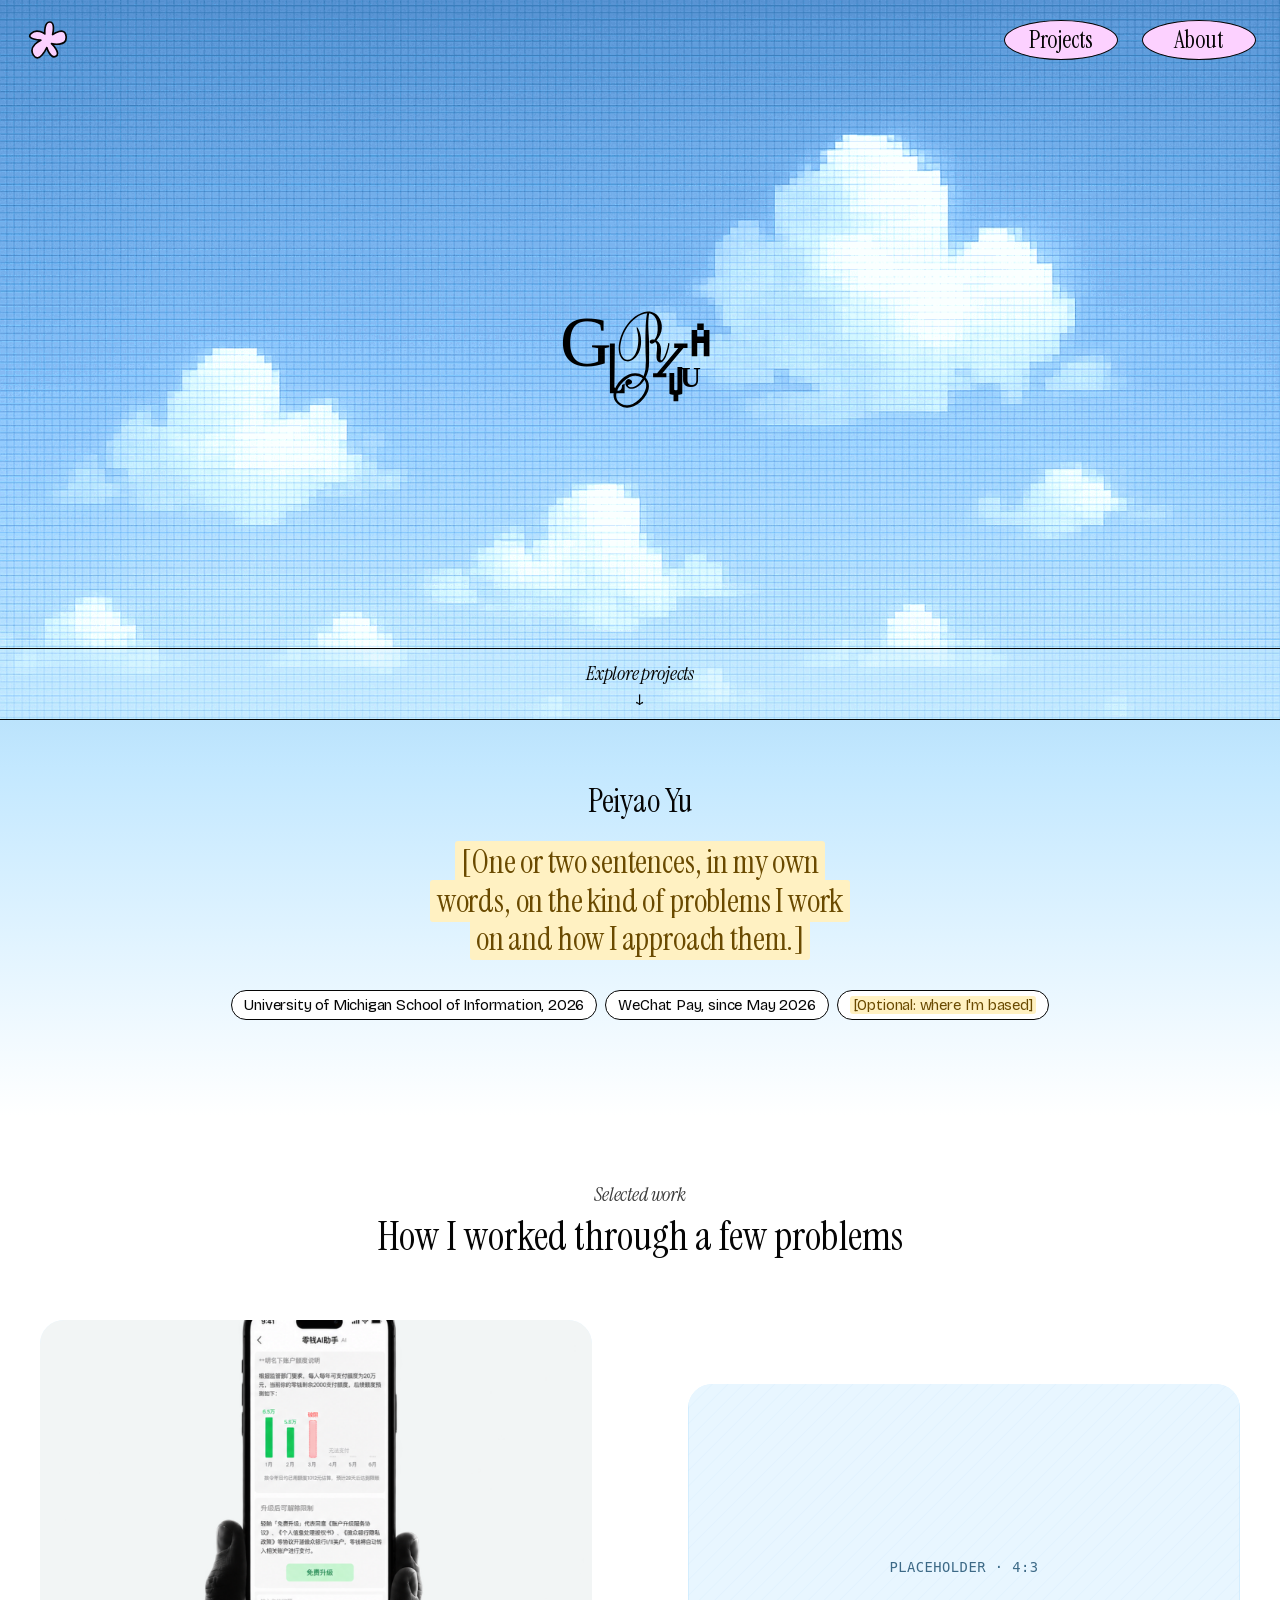
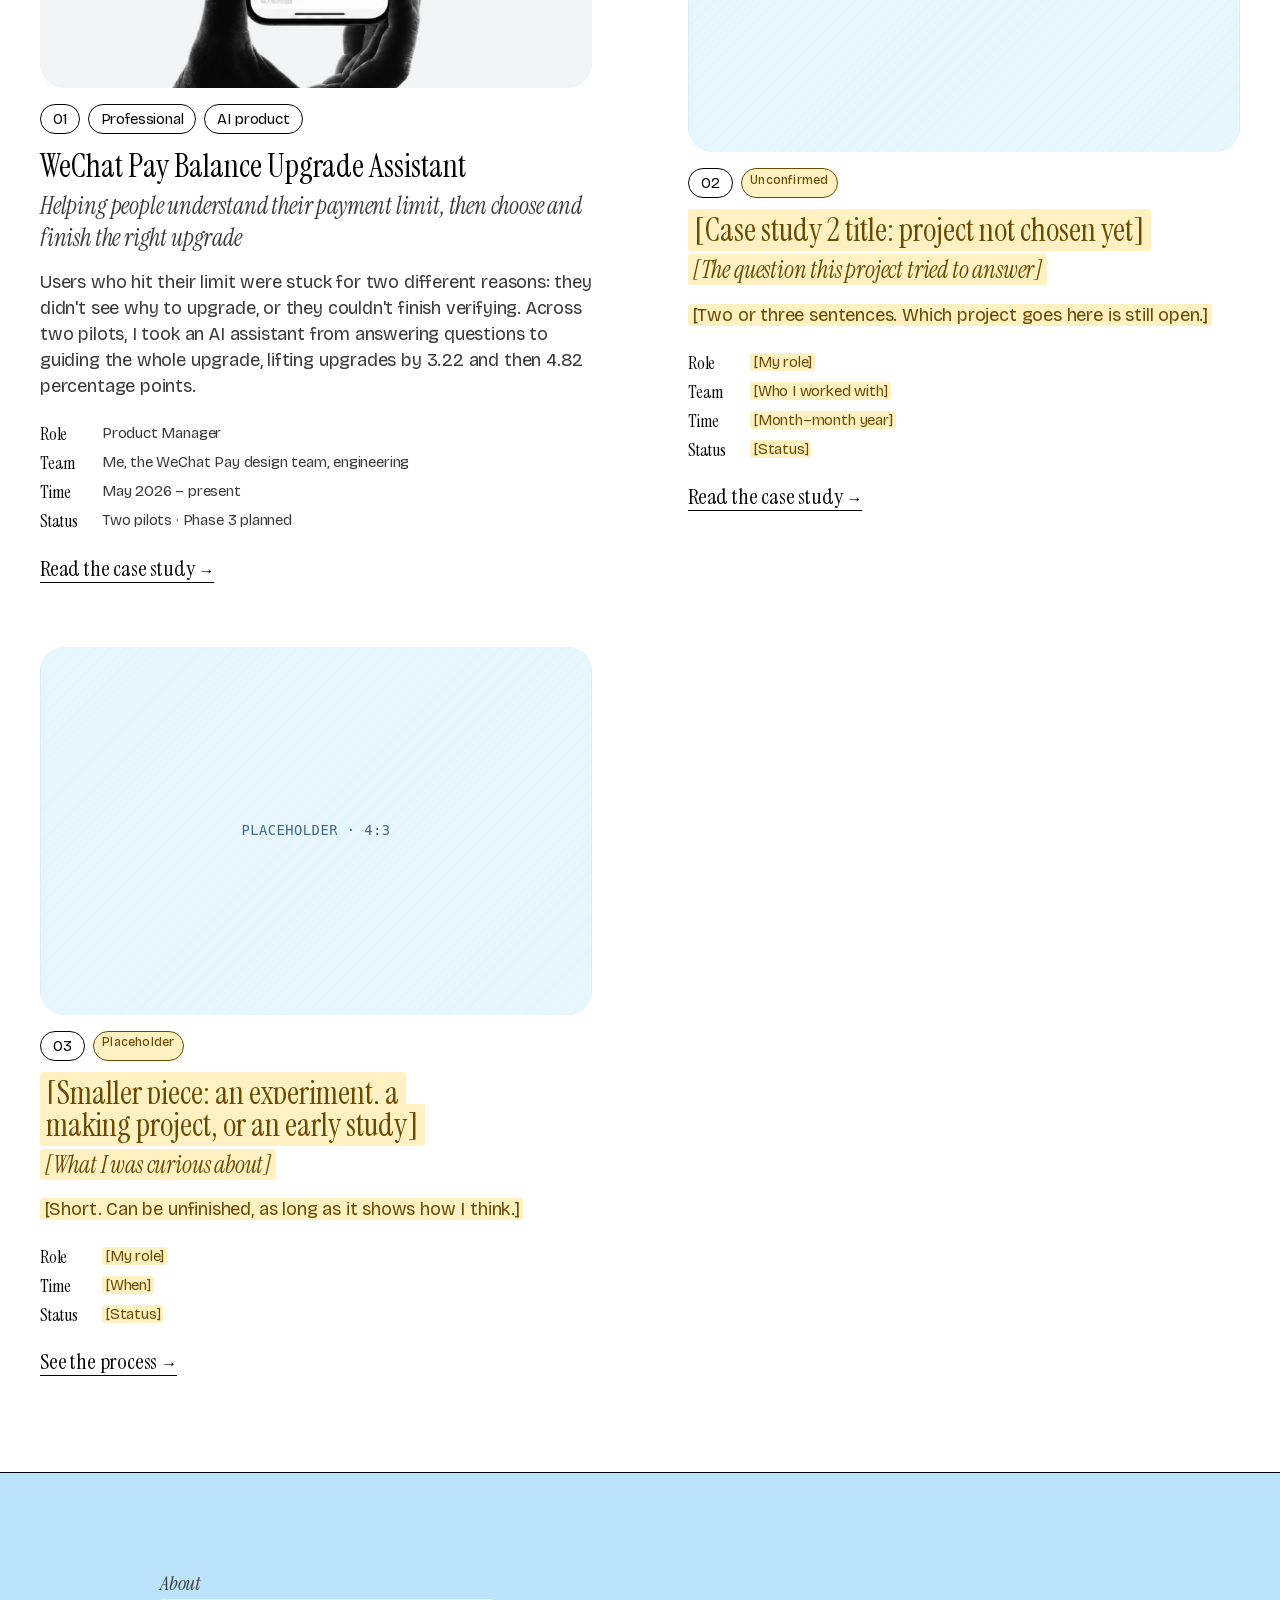
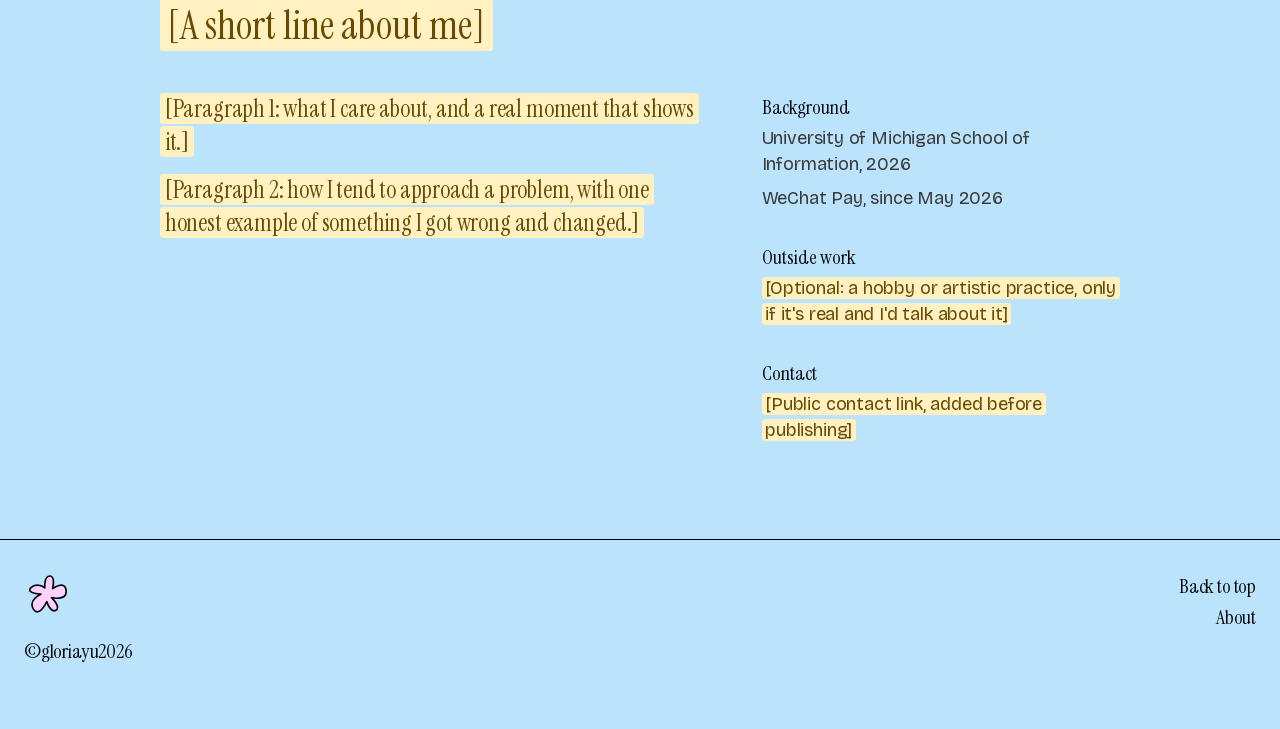
<file: index.html>
<!doctype html>
<html lang="en">
<head>
  <meta charset="utf-8">
  <meta name="viewport" content="width=device-width, initial-scale=1">
  <title>Gloria Yu</title>
  <!-- PLACEHOLDER description: rewrite in Gloria's words before publishing -->
  <meta name="description" content="Gloria Yu (Peiyao Yu): selected work and how I approach problems. Draft skeleton.">
  <link rel="stylesheet" href="assets/css/site.css">
  <script src="assets/js/site.js" defer></script>
</head>
<body>
  <a class="skip-link" href="#main">Skip to content</a>

  <header class="site-header site-header--over">
    <div class="bar">
      <a class="mark" href="index.html" aria-label="Gloria Yu, home"><svg viewBox="0 0 35 32" aria-hidden="true" focusable="false"><path d="M 16.312 0 C 21.633 0.022 19.208 10.067 19.208 10.067 C 19.208 10.067 31.686 1.209 32.052 10.121 C 32.418 19.032 20.47 17.872 20.47 17.872 C 20.47 17.872 31.456 24.923 24.81 26.694 C 18.163 28.466 14.97 20.692 14.97 20.692 C 14.97 20.692 10.726 29.71 6.434 27.206 C 2.142 24.702 9.596 16.985 9.596 16.985 C 9.596 16.985 -2.964 18.217 0.655 9.989 C 4.275 1.761 14.216 10.864 14.216 10.864 C 14.216 10.864 10.992 -0.022 16.312 0 Z" fill="#fcd1ff" stroke="#050505" stroke-width="1.4" stroke-linejoin="round" transform="translate(1.341 3.419) rotate(510 16.03 13.822)"/></svg></a>
      <nav class="site-nav" aria-label="Main">
        <ul>
          <li><a class="pill" href="#work">Projects</a></li>
          <li><a class="pill" href="#about">About</a></li>
        </ul>
      </nav>
    </div>
  </header>

  <main id="main">

    <!-- ============ HERO: her pixel-cloud sky + wordmark (from her Framer site) ============ -->
    <section class="hero" aria-labelledby="intro-title">
      <h1 id="intro-title" class="hero-title"><img src="assets/img/brand/wordmark.svg" width="252" height="144" alt="Gloria Yu"></h1>
      <a class="explore" href="#work">Explore projects <span aria-hidden="true">↓</span></a>
    </section>

    <!-- ============ INTRO ============ -->
    <div class="intro-band">
      <section class="intro wrap" aria-label="Introduction">
        <p class="alt-name">Peiyao Yu</p>
        <!-- EDIT: one or two sentences in Gloria's own words. The Nov 6 assistant headline was never approved, so it is not used here. -->
        <p class="statement"><span class="ph">[One or two sentences, in my own words, on the kind of problems I work on and how I approach them.]</span></p>
        <ul class="facts" aria-label="Background">
          <li class="tag">University of Michigan School of Information, 2026</li>
          <li class="tag">WeChat Pay, since May 2026</li>
          <li class="tag"><span class="ph">[Optional: where I'm based]</span></li>
        </ul>
      </section>
    </div>

    <!-- ============ SELECTED WORK ============
         Each card links to a case page in work/. Not a fixed count:
         add or remove <li class="card"> blocks. Keep Role/Team/Time/Status honest. -->
    <section class="work" id="work" aria-labelledby="work-title">
      <div class="wrap wrap--wide">
        <div class="section-head">
          <p class="eyebrow">Selected work</p>
          <h2 id="work-title">How I worked through a few problems</h2>
        </div>

        <ul class="cards">
          <li class="card reveal">
            <div class="card-body">
              <p class="card-num"><span class="tag">01</span> <span class="tag">Professional</span> <span class="tag">AI product</span></p>
              <h3>WeChat Pay Balance Upgrade Assistant</h3>
              <p class="question">Helping people understand their payment limit, then choose and finish the right upgrade</p>
              <p class="summary">Users who hit their limit were stuck for two different reasons: they didn't see why to upgrade, or they couldn't finish verifying. Across two pilots, I took an AI assistant from answering questions to guiding the whole upgrade, lifting upgrades by 3.22 and then 4.82 percentage points.</p>
              <dl class="meta">
                <dt>Role</dt><dd>Product Manager</dd>
                <dt>Team</dt><dd>Me, the WeChat Pay design team, engineering</dd>
                <dt>Time</dt><dd>May 2026 – present</dd>
                <dt>Status</dt><dd>Two pilots · Phase 3 planned</dd>
              </dl>
              <a class="cta" href="work/case-01.html">Read the case study <span aria-hidden="true">→</span></a>
            </div>
            <figure class="card-media">
              <img src="assets/img/wechat/cover-hand.png" width="1458" height="1598"
                   alt="A hand holding a phone showing the WeChat Pay Balance Upgrade Assistant" loading="lazy">
            </figure>
          </li>

          <li class="card reveal">
            <div class="card-body">
              <p class="card-num"><span class="tag">02</span> <span class="ph-tag">Unconfirmed</span></p>
              <h3><span class="ph">[Case study 2 title: project not chosen yet]</span></h3>
              <p class="question"><span class="ph">[The question this project tried to answer]</span></p>
              <p class="summary"><span class="ph">[Two or three sentences. Which project goes here is still open.]</span></p>
              <dl class="meta">
                <dt>Role</dt><dd><span class="ph">[My role]</span></dd>
                <dt>Team</dt><dd><span class="ph">[Who I worked with]</span></dd>
                <dt>Time</dt><dd><span class="ph">[Month–month year]</span></dd>
                <dt>Status</dt><dd><span class="ph">[Status]</span></dd>
              </dl>
              <a class="cta" href="work/case-02.html">Read the case study <span aria-hidden="true">→</span></a>
            </div>
            <figure class="card-media">
              <img src="assets/img/placeholder-standard.svg" width="1200" height="900"
                   alt="Placeholder for the case study 2 cover image" loading="lazy">
            </figure>
          </li>

          <li class="card reveal">
            <div class="card-body">
              <p class="card-num"><span class="tag">03</span> <span class="ph-tag">Placeholder</span></p>
              <h3><span class="ph">[Smaller piece: an experiment, a making project, or an early study]</span></h3>
              <p class="question"><span class="ph">[What I was curious about]</span></p>
              <p class="summary"><span class="ph">[Short. Can be unfinished, as long as it shows how I think.]</span></p>
              <dl class="meta">
                <dt>Role</dt><dd><span class="ph">[My role]</span></dd>
                <dt>Time</dt><dd><span class="ph">[When]</span></dd>
                <dt>Status</dt><dd><span class="ph">[Status]</span></dd>
              </dl>
              <a class="cta" href="work/case-03.html">See the process <span aria-hidden="true">→</span></a>
            </div>
            <figure class="card-media">
              <img src="assets/img/placeholder-standard.svg" width="1200" height="900"
                   alt="Placeholder for the third project's cover image" loading="lazy">
            </figure>
          </li>
        </ul>
      </div>
    </section>

    <!-- ============ ABOUT (compact) ============ -->
    <section class="about" id="about" aria-labelledby="about-title">
      <div class="wrap">
        <div class="section-head">
          <p class="eyebrow">About</p>
          <h2 id="about-title"><span class="ph">[A short line about me]</span></h2>
        </div>
        <div class="about-grid">
          <div class="about-body">
            <!-- EDIT: written by Gloria. Keep it about thinking and approach, not a skills list. -->
            <p><span class="ph">[Paragraph 1: what I care about, and a real moment that shows it.]</span></p>
            <p><span class="ph">[Paragraph 2: how I tend to approach a problem, with one honest example of something I got wrong and changed.]</span></p>
          </div>
          <div class="about-side">
            <section aria-labelledby="bg-title">
              <h3 id="bg-title">Background</h3>
              <ul>
                <li>University of Michigan School of Information, 2026</li>
                <li>WeChat Pay, since May 2026</li>
              </ul>
            </section>
            <section aria-labelledby="outside-title">
              <h3 id="outside-title">Outside work</h3>
              <!-- Only include hobbies or artistic work that are genuinely hers. Delete this section otherwise. -->
              <p><span class="ph">[Optional: a hobby or artistic practice, only if it's real and I'd talk about it]</span></p>
            </section>
            <section aria-labelledby="contact-title">
              <h3 id="contact-title">Contact</h3>
              <!-- Add a public contact link before publishing. Never a phone number or home address. -->
              <p><span class="ph">[Public contact link, added before publishing]</span></p>
            </section>
          </div>
        </div>
      </div>
    </section>
  </main>

  <footer class="site-footer">
    <div class="bar">
      <div>
        <a class="mark" href="index.html" aria-label="Gloria Yu, home"><svg viewBox="0 0 35 32" aria-hidden="true" focusable="false"><path d="M 16.312 0 C 21.633 0.022 19.208 10.067 19.208 10.067 C 19.208 10.067 31.686 1.209 32.052 10.121 C 32.418 19.032 20.47 17.872 20.47 17.872 C 20.47 17.872 31.456 24.923 24.81 26.694 C 18.163 28.466 14.97 20.692 14.97 20.692 C 14.97 20.692 10.726 29.71 6.434 27.206 C 2.142 24.702 9.596 16.985 9.596 16.985 C 9.596 16.985 -2.964 18.217 0.655 9.989 C 4.275 1.761 14.216 10.864 14.216 10.864 C 14.216 10.864 10.992 -0.022 16.312 0 Z" fill="#fcd1ff" stroke="#050505" stroke-width="1.4" stroke-linejoin="round" transform="translate(1.341 3.419) rotate(510 16.03 13.822)"/></svg></a>
        <p>©gloriayu<span data-year>2026</span></p>
      </div>
      <ul>
        <li><a href="#main">Back to top</a></li>
        <li><a href="index.html#about">About</a></li>
      </ul>
    </div>
  </footer>
</body>
</html>
</file>
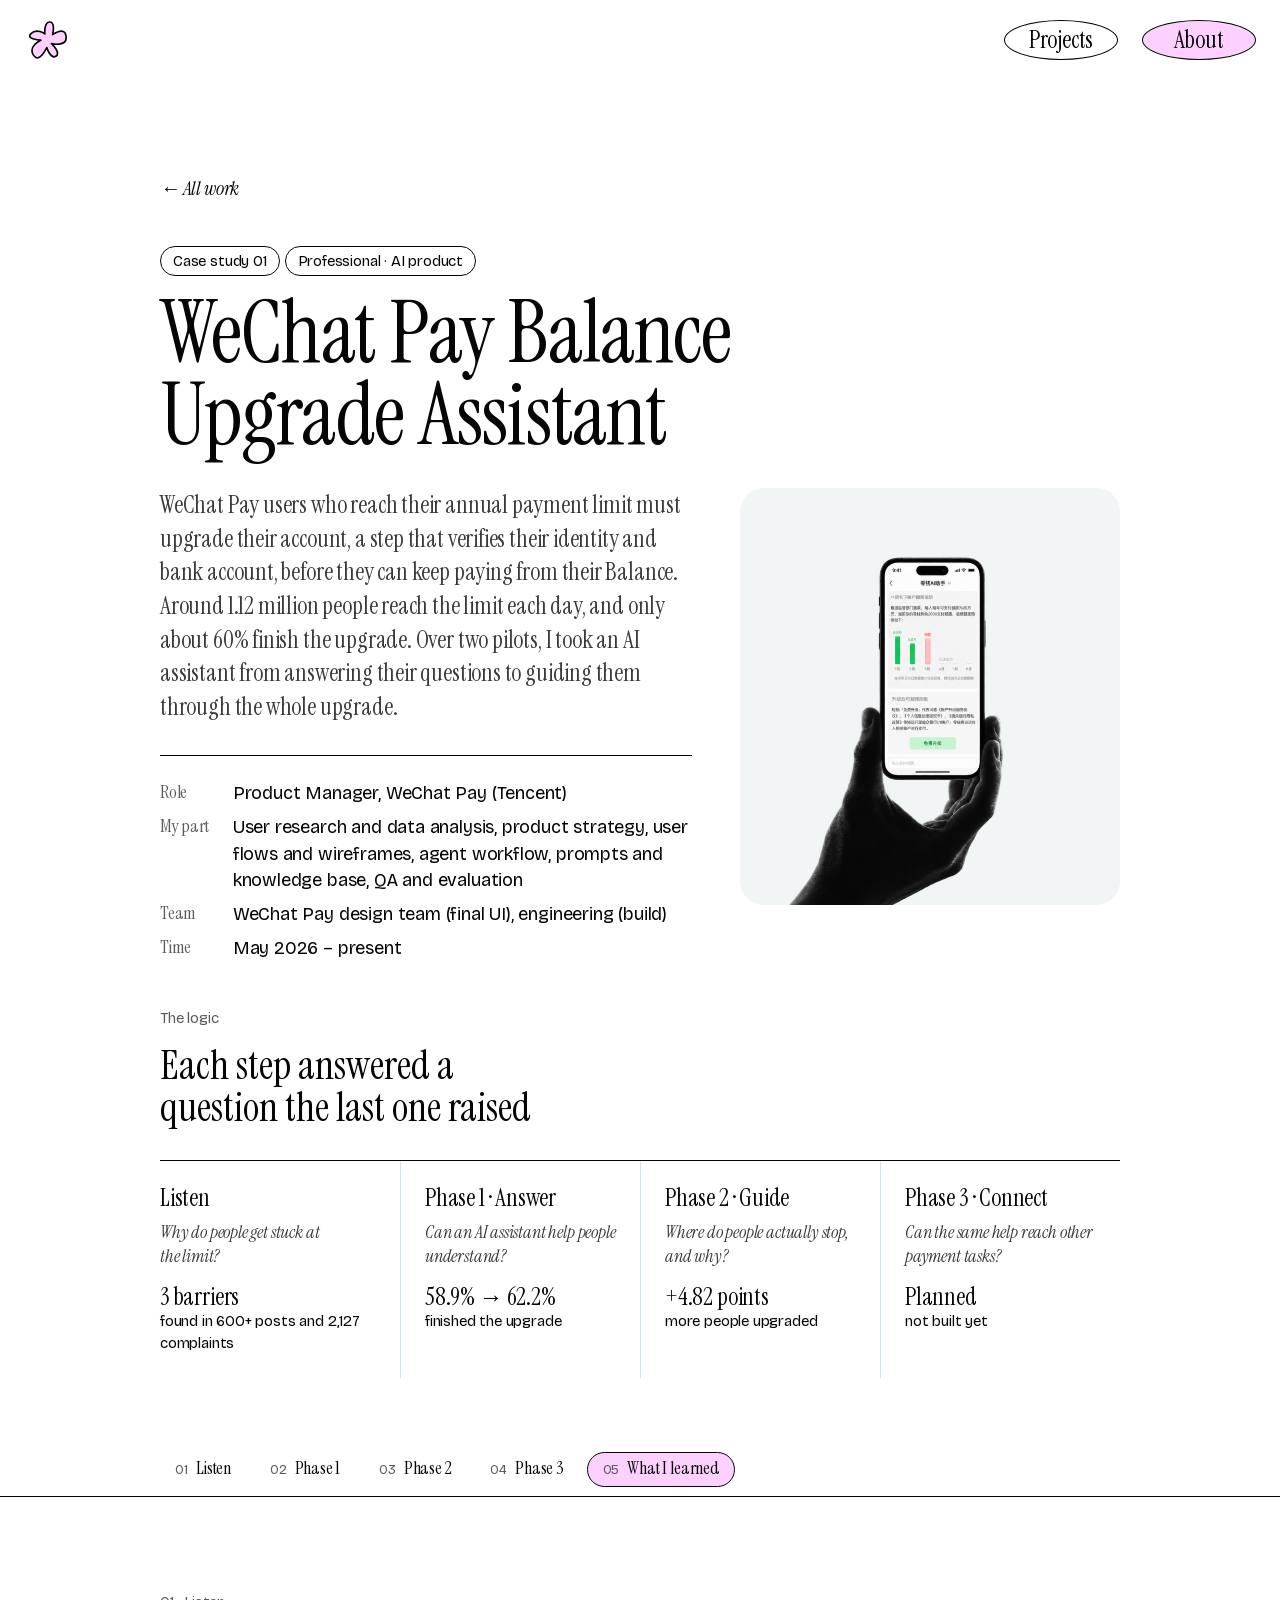
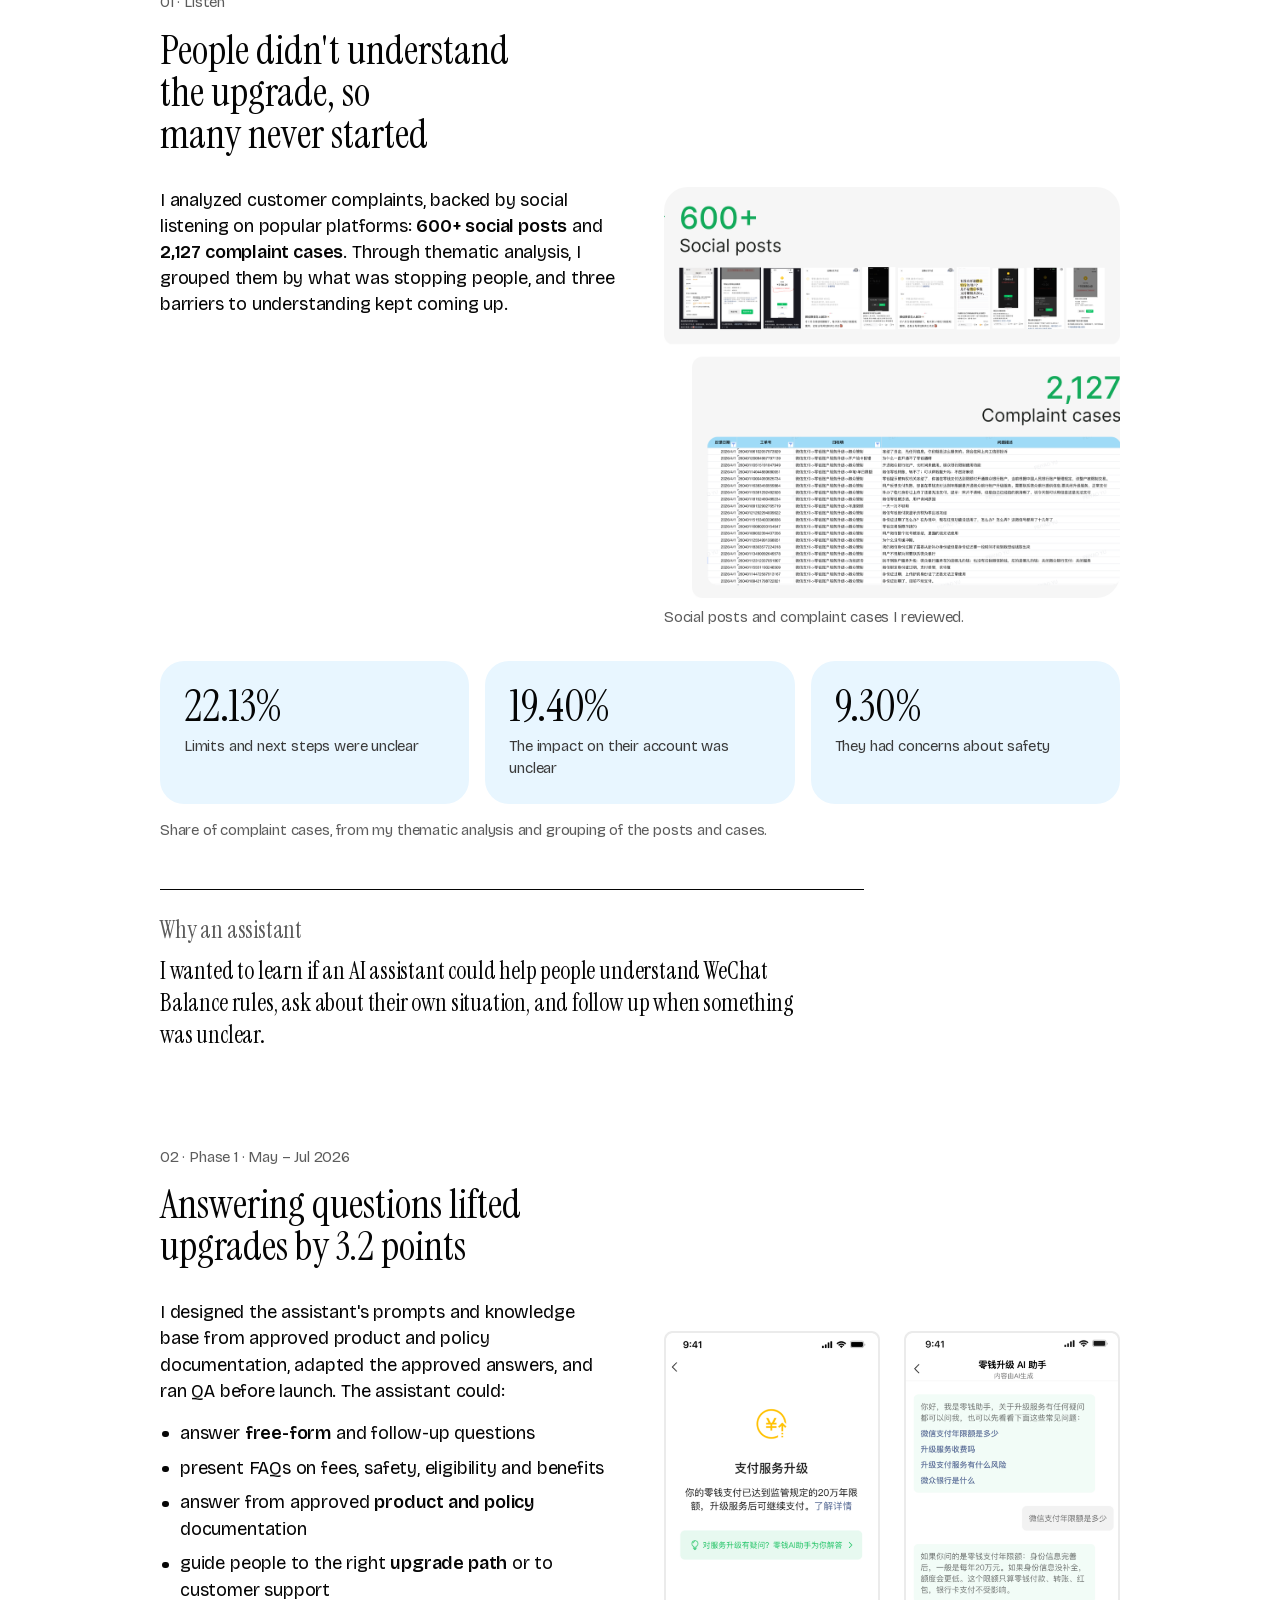
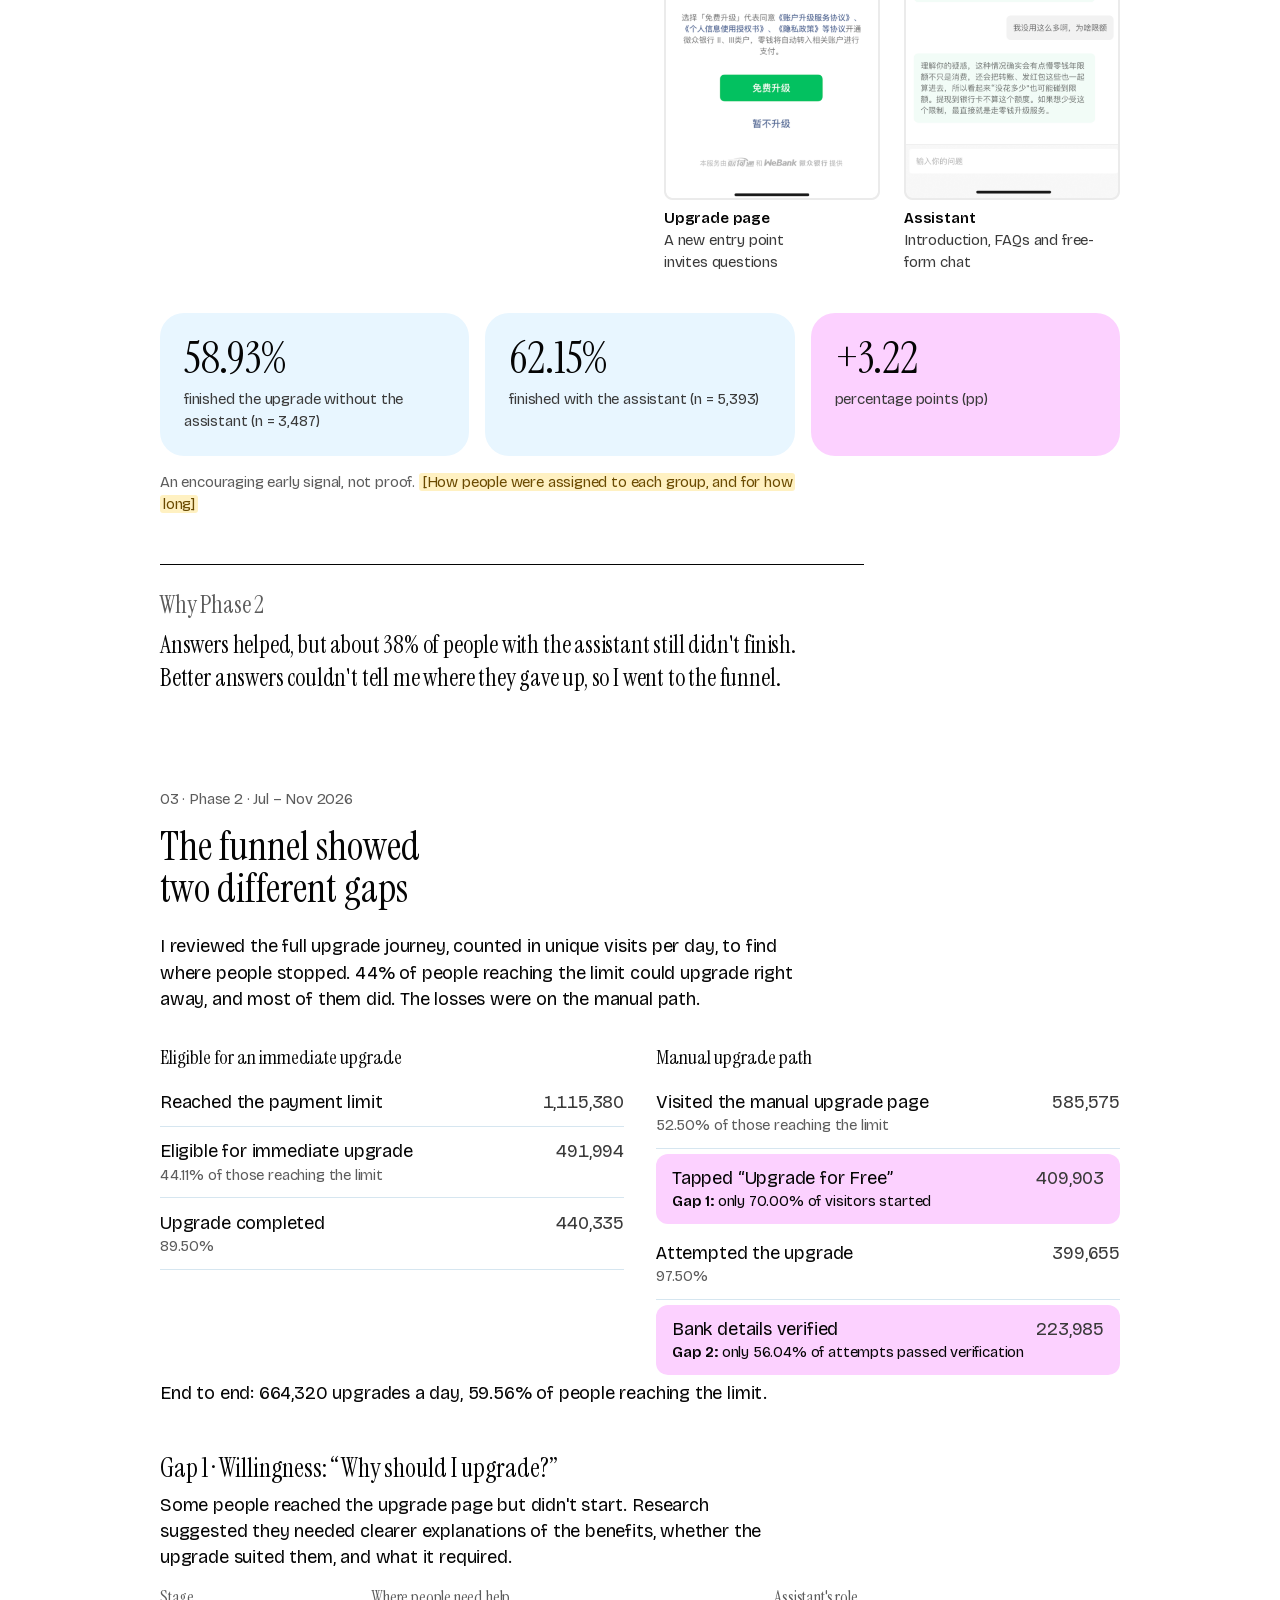
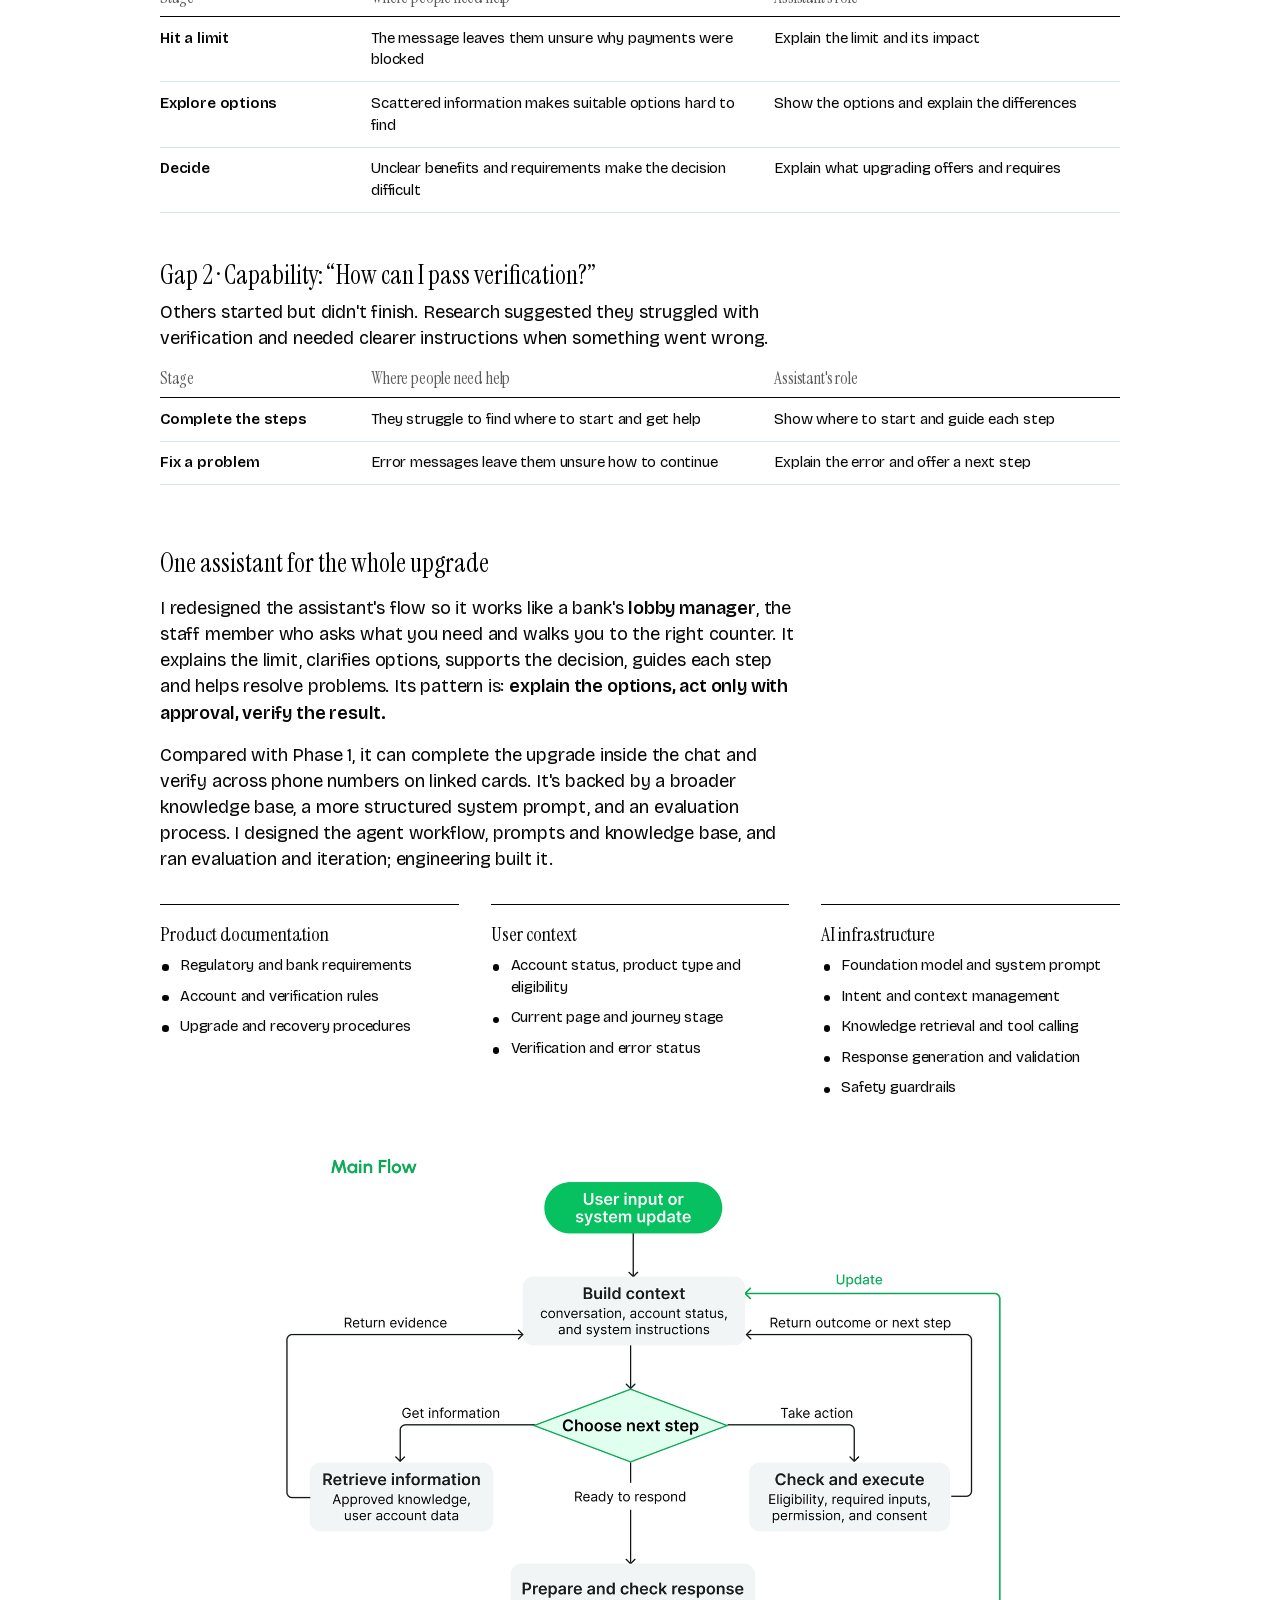
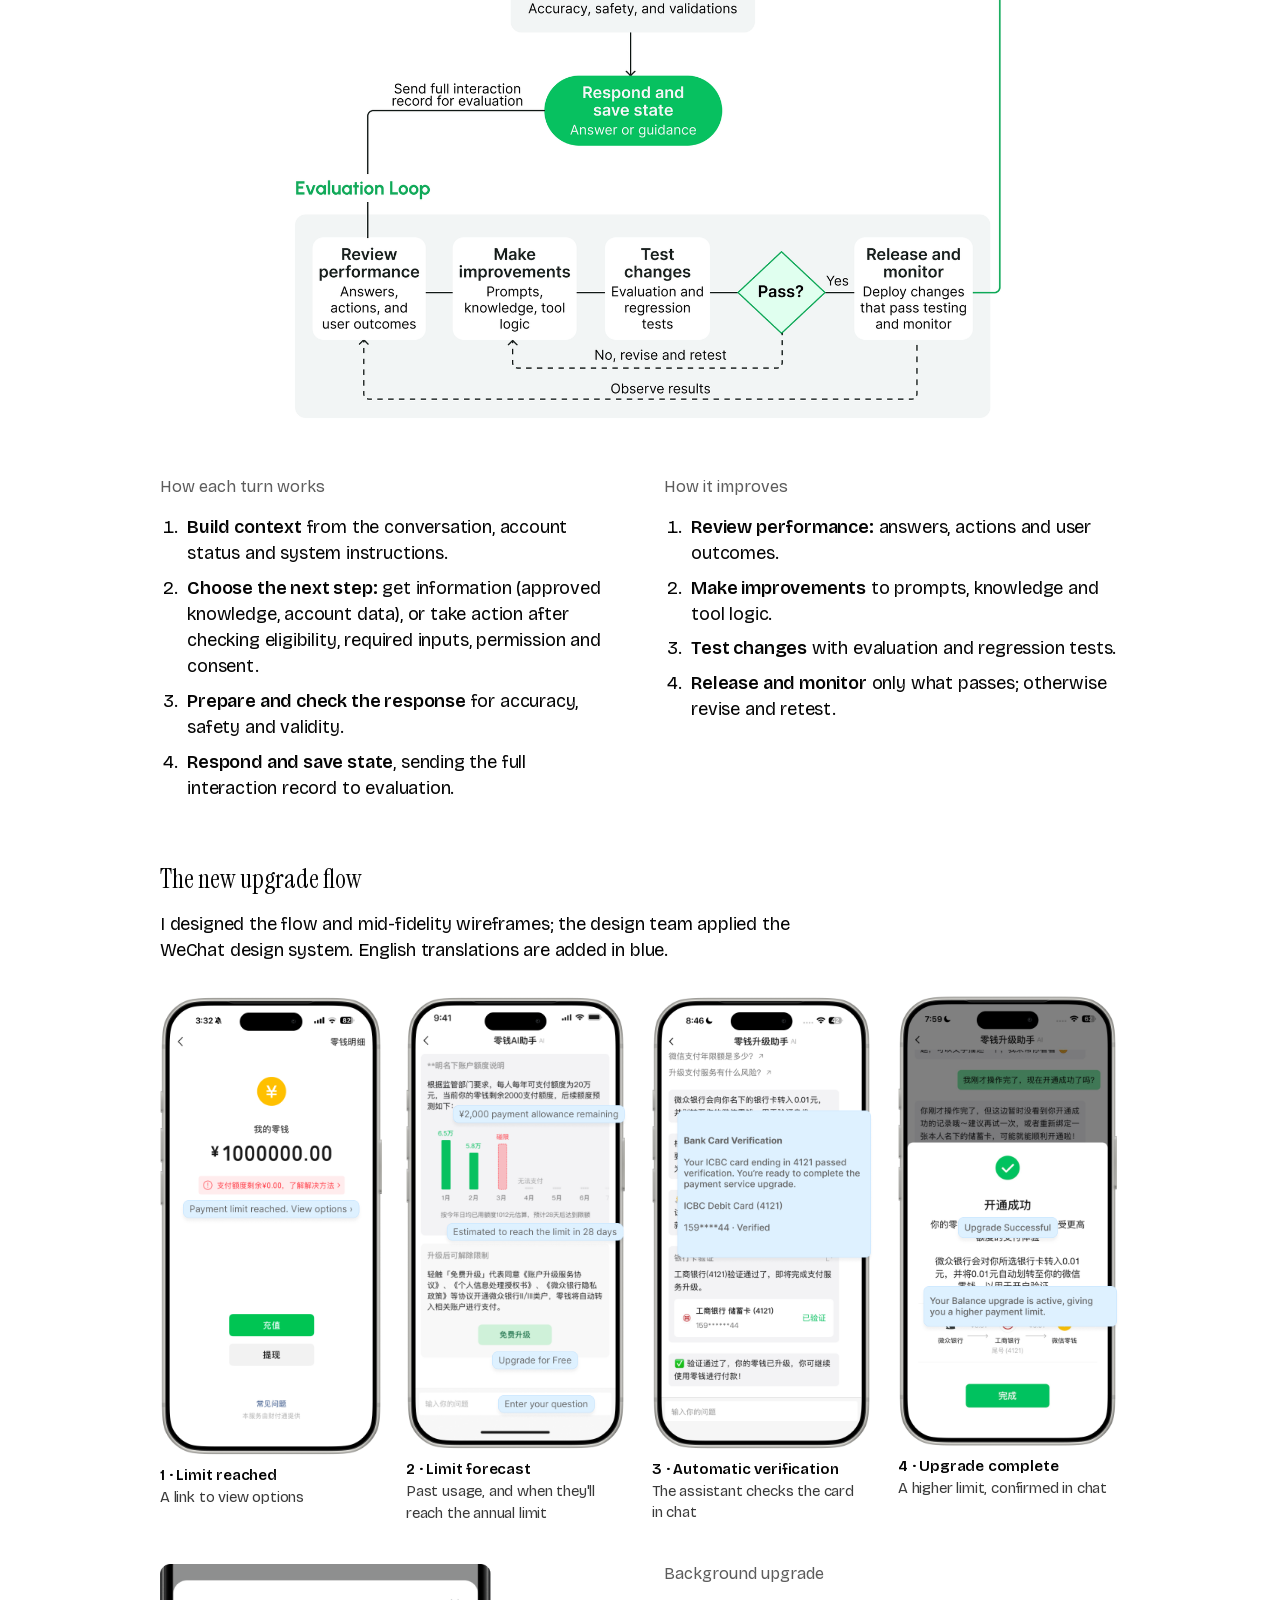
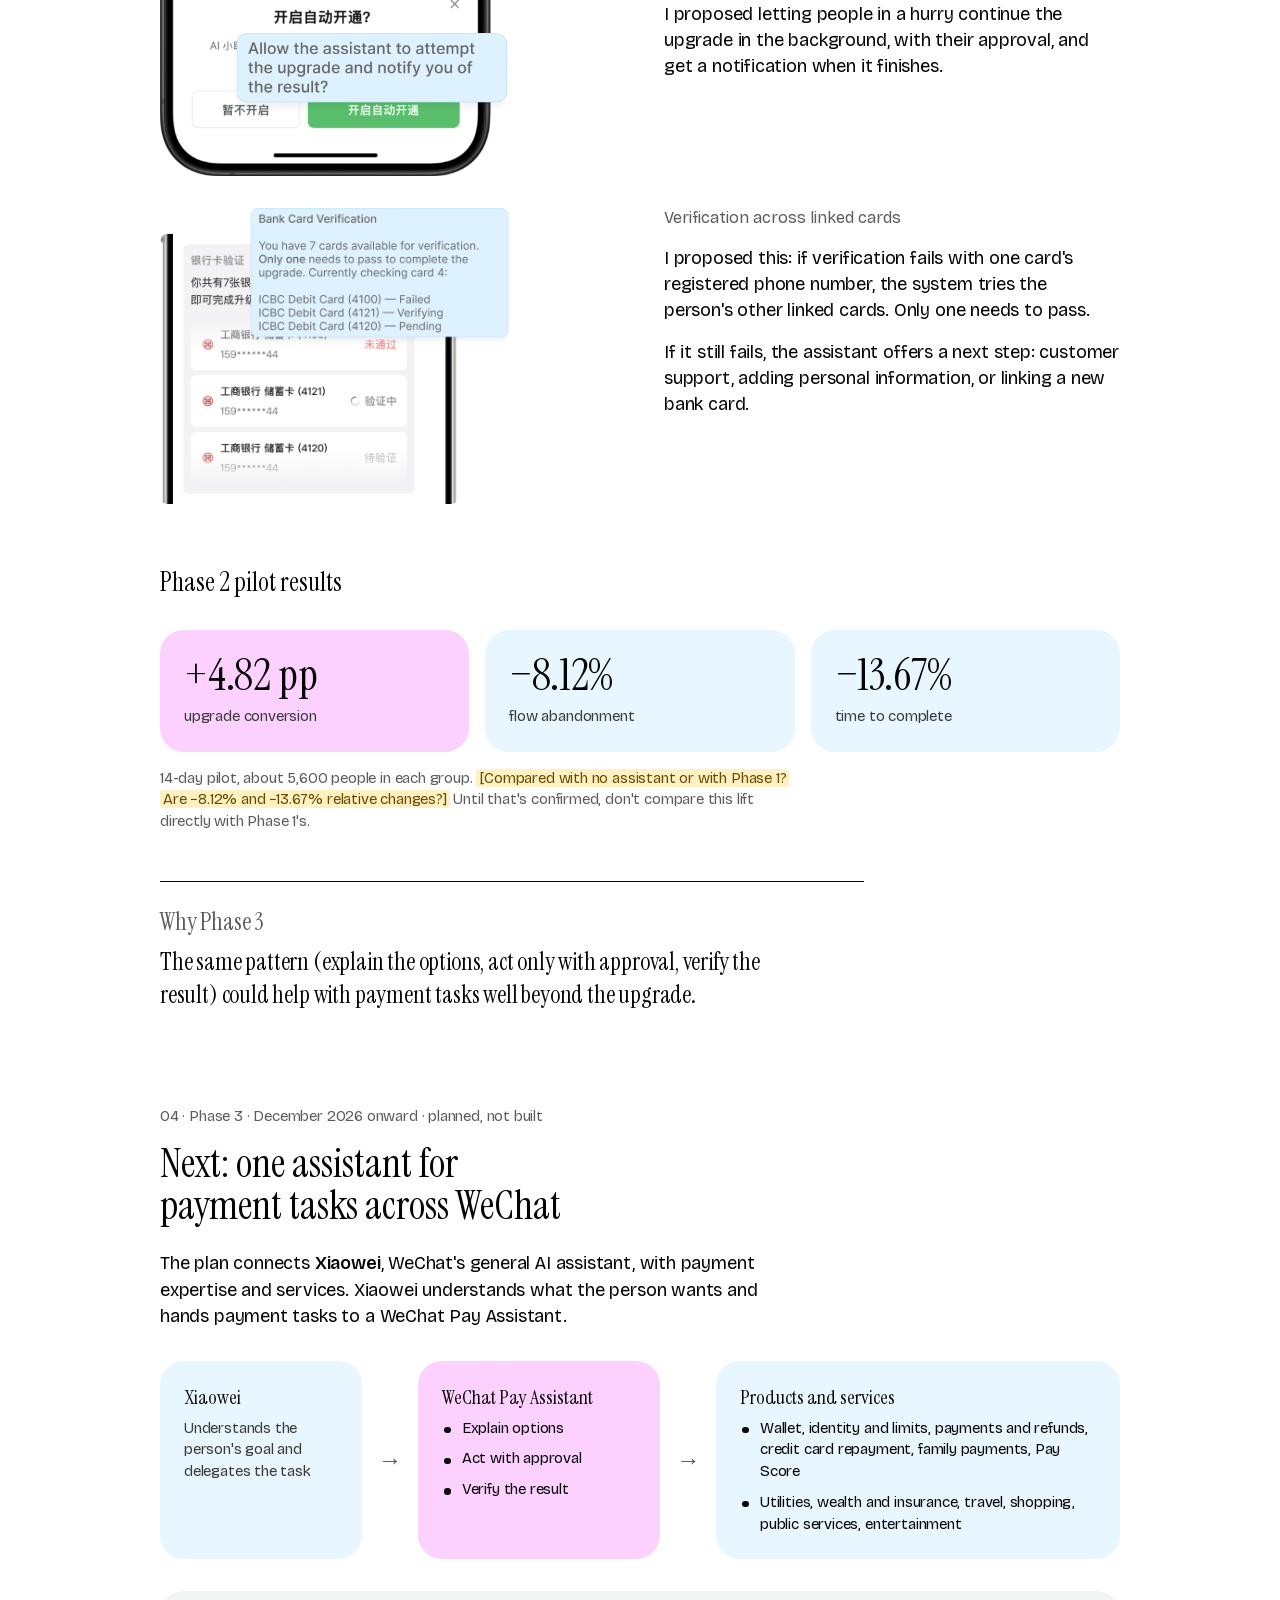
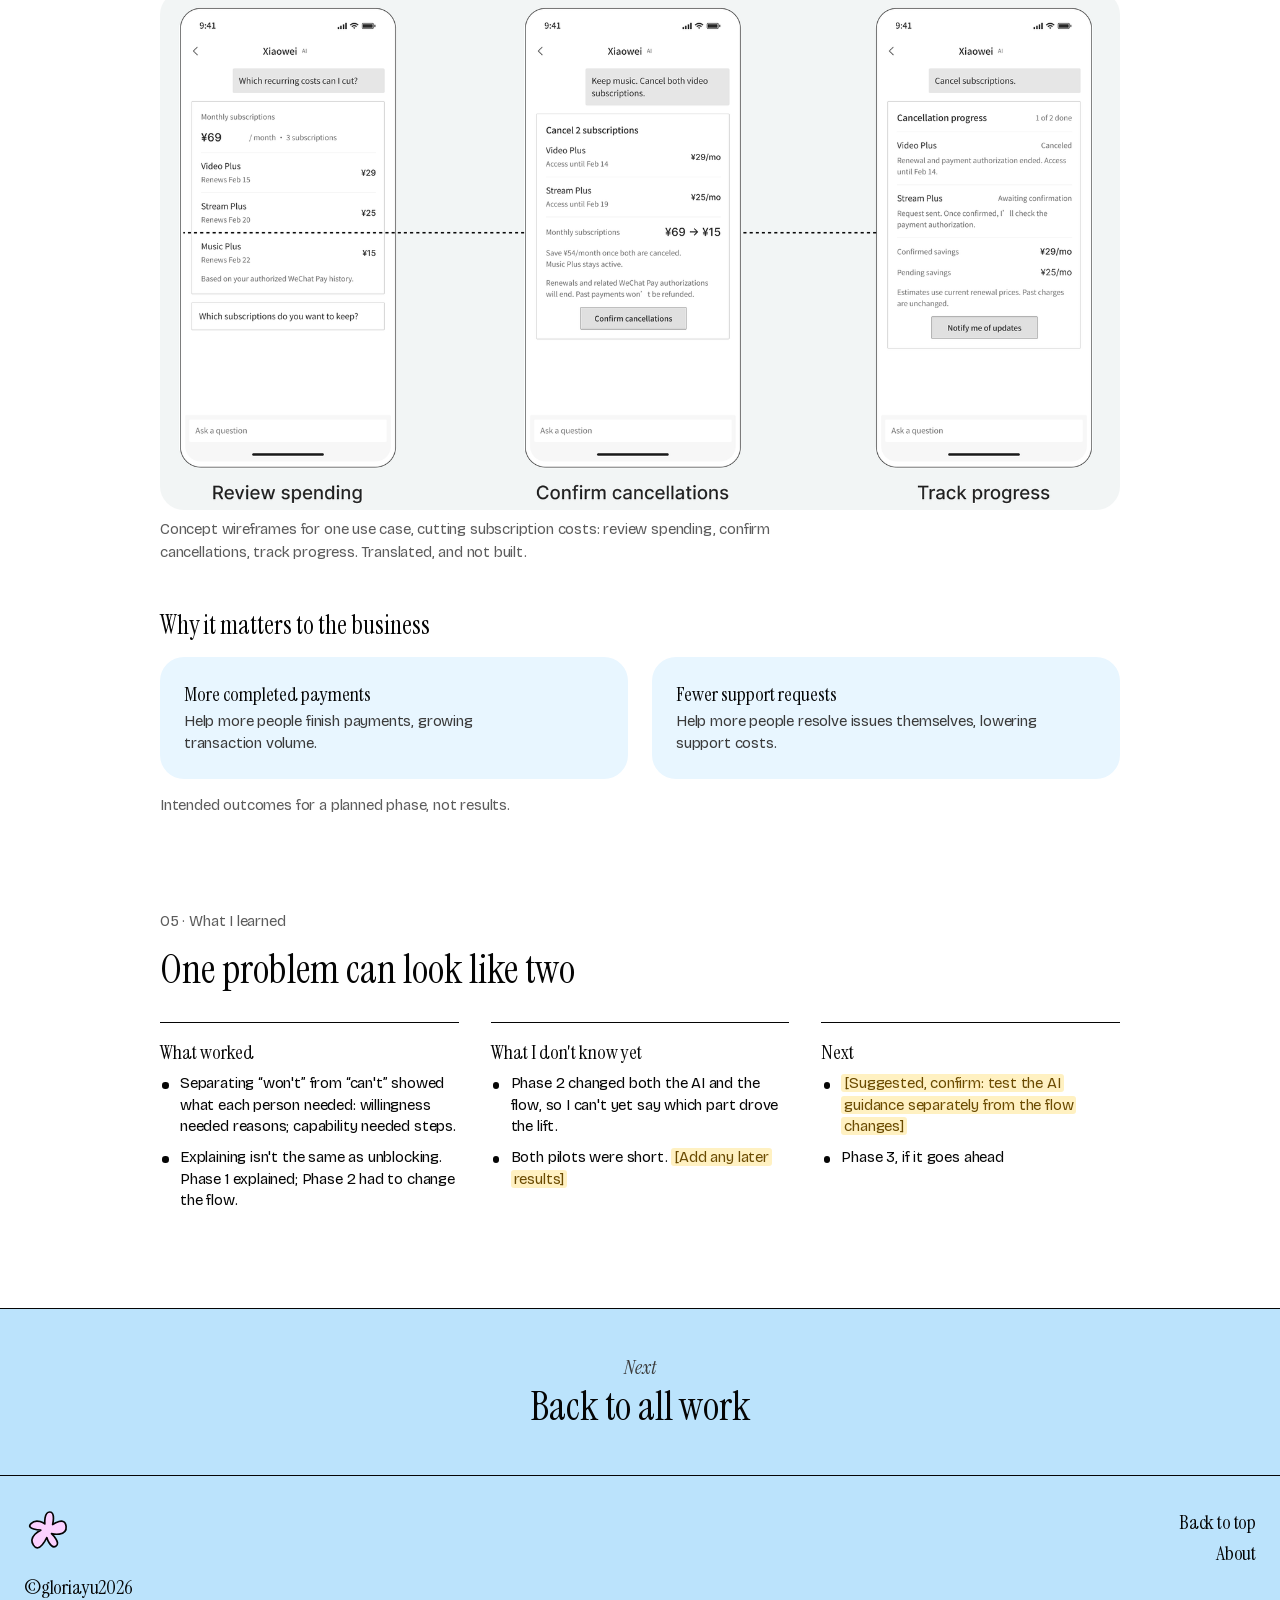
<file: work/case-01.html>
<!doctype html>
<html lang="en">
<head>
  <meta charset="utf-8">
  <meta name="viewport" content="width=device-width, initial-scale=1">
  <title>WeChat Pay Balance Upgrade Assistant · Gloria Yu</title>
  <meta name="description" content="How I helped WeChat Pay users understand their payment limit and finish upgrading. Draft.">
  <link rel="stylesheet" href="../assets/css/site.css">
  <script src="../assets/js/site.js" defer></script>
</head>
<body>
<!--
  CASE STUDY TEMPLATE
  ===================
  To make a new case study, copy this file (for example to case-04.html),
  then change: <title>, the hero, the "At a glance" block, each chapter, and the "Next" link.
  Paths are relative (../assets/...), so the site works at a domain root or under /repo-name/.

  Content rules:
  - Everything inside <span class="ph"> or marked "Placeholder" is not real yet.
  - No numbers, quotes, awards or results until Gloria has confirmed them.
  - Say who did what. "We" for team work, "I" only for her own part.
  - Leave out anything confidential: client names, internal data, screenshots she can't share.
-->
  <a class="skip-link" href="#main">Skip to content</a>

  <header class="site-header">
    <div class="bar">
      <a class="mark" href="../index.html" aria-label="Gloria Yu, home"><svg viewBox="0 0 35 32" aria-hidden="true" focusable="false"><path d="M 16.312 0 C 21.633 0.022 19.208 10.067 19.208 10.067 C 19.208 10.067 31.686 1.209 32.052 10.121 C 32.418 19.032 20.47 17.872 20.47 17.872 C 20.47 17.872 31.456 24.923 24.81 26.694 C 18.163 28.466 14.97 20.692 14.97 20.692 C 14.97 20.692 10.726 29.71 6.434 27.206 C 2.142 24.702 9.596 16.985 9.596 16.985 C 9.596 16.985 -2.964 18.217 0.655 9.989 C 4.275 1.761 14.216 10.864 14.216 10.864 C 14.216 10.864 10.992 -0.022 16.312 0 Z" fill="#fcd1ff" stroke="#050505" stroke-width="1.4" stroke-linejoin="round" transform="translate(1.341 3.419) rotate(510 16.03 13.822)"/></svg></a>
      <nav class="site-nav" aria-label="Main">
        <ul>
          <li><a class="pill" href="../index.html#work" aria-current="page">Projects</a></li>
          <li><a class="pill" href="../index.html#about">About</a></li>
        </ul>
      </nav>
    </div>
  </header>

  <main id="main">
    <article class="cs">
      <!--
        WECHAT PAY CASE STUDY v3 (Nov 16, 2026) — revised after a five-reviewer pass
        (strength vs slides, readability, images, role/storyline, visual complexity).
        Source: Gloria's Figma deck (section 106:82) + her Nov 14 corrections.
        Rules: pp = percentage points; Phase 3 is planned, not built; "lobby manager";
        her role stays separate from the design team and engineering.
        Before publishing: confirm Tencent is OK with these figures and screens being public.
      -->

      <!-- ============ HERO ============ -->
      <header class="case-hero wrap">
        <a class="back-link" href="../index.html#work">← All work</a>
        <p><span class="tag">Case study 01</span> <span class="tag">Professional · AI product</span></p>
        <h1>WeChat Pay Balance Upgrade Assistant</h1>
        <div class="hero-grid">
          <div>
            <p class="lede">WeChat Pay users who reach their annual payment limit must upgrade their account, a step that verifies their identity and bank account, before they can keep paying from their Balance. Around 1.12 million people reach the limit each day, and only about 60% finish the upgrade. Over two pilots, I took an AI assistant from answering their questions to guiding them through the whole upgrade.</p>
            <dl class="facts">
              <dt>Role</dt><dd>Product Manager, WeChat Pay (Tencent)</dd>
              <dt>My part</dt><dd>User research and data analysis, product strategy, user flows and wireframes, agent workflow, prompts and knowledge base, QA and evaluation</dd>
              <dt>Team</dt><dd>WeChat Pay design team (final UI), engineering (build)</dd>
              <dt>Time</dt><dd>May 2026 – present</dd>
            </dl>
          </div>
          <figure>
            <img src="../assets/img/wechat/cover-hand.png" width="1458" height="1598"
                 alt="A hand holding a phone with the assistant showing past payment usage and a forecast of when the annual limit will be reached.">
          </figure>
        </div>
      </header>

      <!-- ============ THE LOGIC ============ -->
      <section class="wrap" aria-labelledby="logic-title">
        <p class="meta-line">The logic</p>
        <h2 id="logic-title">Each step answered a question the last one raised</h2>
        <ol class="logic">
          <li>
            <p class="step">Listen</p>
            <p class="q">Why do people get stuck at the limit?</p>
            <p class="res"><b>3 barriers</b>found in 600+ posts and 2,127 complaints</p>
          </li>
          <li>
            <p class="step">Phase 1 · Answer</p>
            <p class="q">Can an AI assistant help people understand?</p>
            <p class="res"><b>58.9% → 62.2%</b>finished the upgrade</p>
          </li>
          <li>
            <p class="step">Phase 2 · Guide</p>
            <p class="q">Where do people actually stop, and why?</p>
            <p class="res"><b>+4.82 points</b>more people upgraded</p>
          </li>
          <li>
            <p class="step">Phase 3 · Connect</p>
            <p class="q">Can the same help reach other payment tasks?</p>
            <p class="res"><b>Planned</b>not built yet</p>
          </li>
        </ol>
      </section>

      <!-- ============ CHAPTER NAV ============ -->
      <nav class="chapters" aria-label="Chapters">
        <div class="wrap">
          <ol>
            <li><a href="#listen"><span>01</span> Listen</a></li>
            <li><a href="#phase1"><span>02</span> Phase 1</a></li>
            <li><a href="#phase2"><span>03</span> Phase 2</a></li>
            <li><a href="#phase3"><span>04</span> Phase 3</a></li>
            <li><a href="#reflect"><span>05</span> What I learned</a></li>
          </ol>
        </div>
      </nav>

      <!-- ============ 01 LISTEN ============ -->
      <section class="chapter wrap" id="listen" aria-labelledby="listen-title">
        <p class="meta-line">01 · Listen</p>
        <h2 id="listen-title">People didn't understand the upgrade, so many never started</h2>
        <div class="split2">
          <div>
            <p>I analyzed customer complaints, backed by social listening on popular platforms: <strong>600+ social posts</strong> and <strong>2,127 complaint cases</strong>. Through thematic analysis, I grouped them by what was stopping people, and three barriers to understanding kept coming up.</p>
          </div>
          <figure>
            <img src="../assets/img/wechat/p1-listening.png" width="1071" height="966" loading="lazy"
                 alt="A sample of the 600+ social posts and the log of 2,127 complaint cases that were analyzed.">
            <figcaption>Social posts and complaint cases I reviewed.</figcaption>
          </figure>
        </div>
        <div class="card-row">
          <div class="card"><div class="num">22.13%</div><div class="lbl">Limits and next steps were unclear</div></div>
          <div class="card"><div class="num">19.40%</div><div class="lbl">The impact on their account was unclear</div></div>
          <div class="card"><div class="num">9.30%</div><div class="lbl">They had concerns about safety</div></div>
        </div>
        <p class="note">Share of complaint cases, from my thematic analysis and grouping of the posts and cases.</p>

        <div class="why">
          <p class="meta-line">Why an assistant</p>
          <p>I wanted to learn if an AI assistant could help people understand WeChat Balance rules, ask about their own situation, and follow up when something was unclear.</p>
        </div>
      </section>

      <!-- ============ 02 PHASE 1 ============ -->
      <section class="chapter wrap" id="phase1" aria-labelledby="phase1-title">
        <p class="meta-line">02 · Phase 1 · May – Jul 2026</p>
        <h2 id="phase1-title">Answering questions lifted upgrades by 3.2 points</h2>
        <div class="split2">
          <div>
            <p>I designed the assistant's prompts and knowledge base from approved product and policy documentation, adapted the approved answers, and ran QA before launch. The assistant could:</p>
            <ul class="bullets">
              <li>answer <strong>free-form</strong> and follow-up questions</li>
              <li>present FAQs on fees, safety, eligibility and benefits</li>
              <li>answer from approved <strong>product and policy</strong> documentation</li>
              <li>guide people to the right <strong>upgrade path</strong> or to customer support</li>
            </ul>
          </div>
          <ul class="phones phones--two">
            <li><img src="../assets/img/wechat/p1-upgrade-page.png" width="400" height="868" loading="lazy" alt="Balance Upgrade page with an entry point: Questions about upgrading? Ask the Balance AI Assistant."><p class="cap"><b>Upgrade page</b>A new entry point invites questions</p></li>
            <li><img src="../assets/img/wechat/p1-assistant-page.png" width="400" height="868" loading="lazy" alt="The assistant page with an introduction, FAQs and free-form questions and answers."><p class="cap"><b>Assistant</b>Introduction, FAQs and free-form chat</p></li>
          </ul>
        </div>
        <div class="card-row">
          <div class="card"><div class="num">58.93%</div><div class="lbl">finished the upgrade without the assistant (n = 3,487)</div></div>
          <div class="card"><div class="num">62.15%</div><div class="lbl">finished with the assistant (n = 5,393)</div></div>
          <div class="card card--key"><div class="num">+3.22</div><div class="lbl">percentage points (pp)</div></div>
        </div>
        <p class="note">An encouraging early signal, not proof. <span class="ph">[How people were assigned to each group, and for how long]</span></p>

        <div class="why">
          <p class="meta-line">Why Phase 2</p>
          <p>Answers helped, but about 38% of people with the assistant still didn't finish. Better answers couldn't tell me where they gave up, so I went to the funnel.</p>
        </div>
      </section>

      <!-- ============ 03 PHASE 2 ============ -->
      <section class="chapter wrap" id="phase2" aria-labelledby="phase2-title">
        <p class="meta-line">03 · Phase 2 · Jul – Nov 2026</p>
        <h2 id="phase2-title">The funnel showed two different gaps</h2>
        <p style="margin-top:var(--s3)">I reviewed the full upgrade journey, counted in unique visits per day, to find where people stopped. 44% of people reaching the limit could upgrade right away, and most of them did. The losses were on the manual path.</p>

        <div class="funnel">
          <div>
            <h4>Eligible for an immediate upgrade</h4>
            <ol>
              <li>Reached the payment limit<span class="n">1,115,380</span></li>
              <li>Eligible for immediate upgrade<span class="n">491,994</span><span class="r">44.11% of those reaching the limit</span></li>
              <li>Upgrade completed<span class="n">440,335</span><span class="r">89.50%</span></li>
            </ol>
          </div>
          <div>
            <h4>Manual upgrade path</h4>
            <ol>
              <li>Visited the manual upgrade page<span class="n">585,575</span><span class="r">52.50% of those reaching the limit</span></li>
              <li class="gap">Tapped “Upgrade for Free”<span class="n">409,903</span><span class="r"><strong>Gap 1:</strong> only 70.00% of visitors started</span></li>
              <li>Attempted the upgrade<span class="n">399,655</span><span class="r">97.50%</span></li>
              <li class="gap">Bank details verified<span class="n">223,985</span><span class="r"><strong>Gap 2:</strong> only 56.04% of attempts passed verification</span></li>
            </ol>
          </div>
        </div>
        <p class="total">End to end: 664,320 upgrades a day, 59.56% of people reaching the limit.</p>

        <div class="gaps2">
          <div>
            <h3>Gap 1 · Willingness: “Why should I upgrade?”</h3>
            <p>Some people reached the upgrade page but didn't start. Research suggested they needed clearer explanations of the benefits, whether the upgrade suited them, and what it required.</p>
            <table>
              <thead><tr><th>Stage</th><th>Where people need help</th><th>Assistant's role</th></tr></thead>
              <tbody>
                <tr><td>Hit a limit</td><td>The message leaves them unsure why payments were blocked</td><td>Explain the limit and its impact</td></tr>
                <tr><td>Explore options</td><td>Scattered information makes suitable options hard to find</td><td>Show the options and explain the differences</td></tr>
                <tr><td>Decide</td><td>Unclear benefits and requirements make the decision difficult</td><td>Explain what upgrading offers and requires</td></tr>
              </tbody>
            </table>
          </div>
          <div>
            <h3>Gap 2 · Capability: “How can I pass verification?”</h3>
            <p>Others started but didn't finish. Research suggested they struggled with verification and needed clearer instructions when something went wrong.</p>
            <table>
              <thead><tr><th>Stage</th><th>Where people need help</th><th>Assistant's role</th></tr></thead>
              <tbody>
                <tr><td>Complete the steps</td><td>They struggle to find where to start and get help</td><td>Show where to start and guide each step</td></tr>
                <tr><td>Fix a problem</td><td>Error messages leave them unsure how to continue</td><td>Explain the error and offer a next step</td></tr>
              </tbody>
            </table>
          </div>
        </div>

        <h3 style="margin-top:var(--s6)">One assistant for the whole upgrade</h3>
        <p>I redesigned the assistant's flow so it works like a bank's <strong>lobby manager</strong>, the staff member who asks what you need and walks you to the right counter. It explains the limit, clarifies options, supports the decision, guides each step and helps resolve problems. Its pattern is: <strong>explain the options, act only with approval, verify the result.</strong></p>
        <p>Compared with Phase 1, it can complete the upgrade inside the chat and verify across phone numbers on linked cards. It's backed by a broader knowledge base, a more structured system prompt, and an evaluation process. I designed the agent workflow, prompts and knowledge base, and ran evaluation and iteration; engineering built it.</p>

        <div class="cols3">
          <div>
            <h4>Product documentation</h4>
            <ul class="bullets"><li>Regulatory and bank requirements</li><li>Account and verification rules</li><li>Upgrade and recovery procedures</li></ul>
          </div>
          <div>
            <h4>User context</h4>
            <ul class="bullets"><li>Account status, product type and eligibility</li><li>Current page and journey stage</li><li>Verification and error status</li></ul>
          </div>
          <div>
            <h4>AI infrastructure</h4>
            <ul class="bullets"><li>Foundation model and system prompt</li><li>Intent and context management</li><li>Knowledge retrieval and tool calling</li><li>Response generation and validation</li><li>Safety guardrails</li></ul>
          </div>
        </div>

        <figure class="full narrow">
          <img src="../assets/img/wechat/p2-agent-flow.png" width="1410" height="1710" loading="lazy"
               alt="Agent flow and evaluation loop diagram, described in the numbered steps below.">
        </figure>
        <div class="split2" style="margin-top:var(--s3)">
          <div>
            <h4 class="meta-line" style="font-size:1rem">How each turn works</h4>
            <ol class="steps">
              <li><strong>Build context</strong> from the conversation, account status and system instructions.</li>
              <li><strong>Choose the next step:</strong> get information (approved knowledge, account data), or take action after checking eligibility, required inputs, permission and consent.</li>
              <li><strong>Prepare and check the response</strong> for accuracy, safety and validity.</li>
              <li><strong>Respond and save state</strong>, sending the full interaction record to evaluation.</li>
            </ol>
          </div>
          <div>
            <h4 class="meta-line" style="font-size:1rem">How it improves</h4>
            <ol class="steps">
              <li><strong>Review performance:</strong> answers, actions and user outcomes.</li>
              <li><strong>Make improvements</strong> to prompts, knowledge and tool logic.</li>
              <li><strong>Test changes</strong> with evaluation and regression tests.</li>
              <li><strong>Release and monitor</strong> only what passes; otherwise revise and retest.</li>
            </ol>
          </div>
        </div>

        <h3 style="margin-top:var(--s6)">The new upgrade flow</h3>
        <p>I designed the flow and mid-fidelity wireframes; the design team applied the WeChat design system. English translations are added in blue.</p>
        <ul class="phones">
          <li><img src="../assets/img/wechat/flow-1-limit.png" width="580" height="1208" loading="lazy" alt="Balance page showing the payment limit has been reached, with a link to view options."><p class="cap"><b>1 · Limit reached</b>A link to view options</p></li>
          <li><img src="../assets/img/wechat/flow-2-home.png" width="588" height="1208" loading="lazy" alt="Assistant home page with a chart of past payment usage and an estimate of when the limit will be reached."><p class="cap"><b>2 · Limit forecast</b>Past usage, and when they'll reach the annual limit</p></li>
          <li><img src="../assets/img/wechat/flow-3-verify.png" width="592" height="1216" loading="lazy" alt="The assistant verifies a bank card automatically: ICBC card ending 4121 passed verification."><p class="cap"><b>3 · Automatic verification</b>The assistant checks the card in chat</p></li>
          <li><img src="../assets/img/wechat/flow-5-complete.png" width="592" height="1208" loading="lazy" alt="Upgrade successful screen: the Balance upgrade is active, with a higher payment limit."><p class="cap"><b>4 · Upgrade complete</b>A higher limit, confirmed in chat</p></li>
        </ul>

        <div class="split2">
          <figure class="media-small"><img src="../assets/img/wechat/flow-4-background.png" width="532" height="320" loading="lazy" alt="Dialog: allow the assistant to attempt the upgrade and notify you of the result?"></figure>
          <div>
            <h4 class="meta-line" style="font-size:1rem">Background upgrade</h4>
            <p>I proposed letting people in a hurry continue the upgrade in the background, with their approval, and get a notification when it finishes.</p>
          </div>
        </div>
        <div class="split2">
          <figure class="media-small"><img src="../assets/img/wechat/p2-cards-verify.png" width="760" height="640" loading="lazy" alt="The assistant checks several linked bank cards in turn: one failed, one verifying, one pending."></figure>
          <div>
            <h4 class="meta-line" style="font-size:1rem">Verification across linked cards</h4>
            <p>I proposed this: if verification fails with one card's registered phone number, the system tries the person's other linked cards. Only one needs to pass.</p>
            <p>If it still fails, the assistant offers a next step: customer support, adding personal information, or linking a new bank card.</p>
          </div>
        </div>

        <h3 style="margin-top:var(--s6)">Phase 2 pilot results</h3>
        <div class="card-row">
          <div class="card card--key"><div class="num">+4.82 pp</div><div class="lbl">upgrade conversion</div></div>
          <div class="card"><div class="num">−8.12%</div><div class="lbl">flow abandonment</div></div>
          <div class="card"><div class="num">−13.67%</div><div class="lbl">time to complete</div></div>
        </div>
        <p class="note">14-day pilot, about 5,600 people in each group. <span class="ph">[Compared with no assistant or with Phase 1? Are −8.12% and −13.67% relative changes?]</span> Until that's confirmed, don't compare this lift directly with Phase 1's.</p>

        <div class="why">
          <p class="meta-line">Why Phase 3</p>
          <p>The same pattern (explain the options, act only with approval, verify the result) could help with payment tasks well beyond the upgrade.</p>
        </div>
      </section>

      <!-- ============ 04 PHASE 3 ============ -->
      <section class="chapter wrap" id="phase3" aria-labelledby="phase3-title">
        <p class="meta-line">04 · Phase 3 · December 2026 onward · planned, not built</p>
        <h2 id="phase3-title">Next: one assistant for payment tasks across WeChat</h2>
        <p style="margin-top:var(--s3)">The plan connects <strong>Xiaowei</strong>, WeChat's general AI assistant, with payment expertise and services. Xiaowei understands what the person wants and hands payment tasks to a WeChat Pay Assistant.</p>
        <div class="system">
          <div class="card"><h4>Xiaowei</h4><p class="lbl" style="margin:0">Understands the person's goal and delegates the task</p></div>
          <div class="arrow" aria-hidden="true">→</div>
          <div class="card card--key"><h4>WeChat Pay Assistant</h4><ul class="bullets"><li>Explain options</li><li>Act with approval</li><li>Verify the result</li></ul></div>
          <div class="arrow" aria-hidden="true">→</div>
          <div class="card"><h4>Products and services</h4><ul class="bullets"><li>Wallet, identity and limits, payments and refunds, credit card repayment, family payments, Pay Score</li><li>Utilities, wealth and insurance, travel, shopping, public services, entertainment</li></ul></div>
        </div>
        <figure class="full">
          <img src="../assets/img/wechat/p3-concept.png" width="1550" height="838" loading="lazy"
               alt="Concept wireframes, translated: review spending, confirm cancellations, track progress.">
          <figcaption>Concept wireframes for one use case, cutting subscription costs: review spending, confirm cancellations, track progress. Translated, and not built.</figcaption>
        </figure>
        <h3 style="margin-top:var(--s5)">Why it matters to the business</h3>
        <div class="outcomes" style="margin-top:var(--s2)">
          <div class="card"><h4>More completed payments</h4><p>Help more people finish payments, growing transaction volume.</p></div>
          <div class="card"><h4>Fewer support requests</h4><p>Help more people resolve issues themselves, lowering support costs.</p></div>
        </div>
        <p class="note">Intended outcomes for a planned phase, not results.</p>
      </section>

      <!-- ============ 05 WHAT I LEARNED ============ -->
      <section class="chapter wrap" id="reflect" aria-labelledby="reflect-title">
        <p class="meta-line">05 · What I learned</p>
        <h2 id="reflect-title">One problem can look like two</h2>
        <div class="cols3">
          <div>
            <h4>What worked</h4>
            <ul class="bullets">
              <li>Separating “won't” from “can't” showed what each person needed: willingness needed reasons; capability needed steps.</li>
              <li>Explaining isn't the same as unblocking. Phase 1 explained; Phase 2 had to change the flow.</li>
            </ul>
          </div>
          <div>
            <h4>What I don't know yet</h4>
            <ul class="bullets">
              <li>Phase 2 changed both the AI and the flow, so I can't yet say which part drove the lift.</li>
              <li>Both pilots were short. <span class="ph">[Add any later results]</span></li>
            </ul>
          </div>
          <div>
            <h4>Next</h4>
            <ul class="bullets">
              <li><span class="ph">[Suggested, confirm: test the AI guidance separately from the flow changes]</span></li>
              <li>Phase 3, if it goes ahead</li>
            </ul>
          </div>
        </div>
      </section>
    </article>

    <nav class="next-case" aria-label="Next case study">
      <div class="wrap">
        <a href="../index.html#work"><p class="eyebrow">Next</p><strong>Back to all work</strong></a>
      </div>
    </nav>
  </main>

  <footer class="site-footer">
    <div class="bar">
      <div>
        <a class="mark" href="../index.html" aria-label="Gloria Yu, home"><svg viewBox="0 0 35 32" aria-hidden="true" focusable="false"><path d="M 16.312 0 C 21.633 0.022 19.208 10.067 19.208 10.067 C 19.208 10.067 31.686 1.209 32.052 10.121 C 32.418 19.032 20.47 17.872 20.47 17.872 C 20.47 17.872 31.456 24.923 24.81 26.694 C 18.163 28.466 14.97 20.692 14.97 20.692 C 14.97 20.692 10.726 29.71 6.434 27.206 C 2.142 24.702 9.596 16.985 9.596 16.985 C 9.596 16.985 -2.964 18.217 0.655 9.989 C 4.275 1.761 14.216 10.864 14.216 10.864 C 14.216 10.864 10.992 -0.022 16.312 0 Z" fill="#fcd1ff" stroke="#050505" stroke-width="1.4" stroke-linejoin="round" transform="translate(1.341 3.419) rotate(510 16.03 13.822)"/></svg></a>
        <p>©gloriayu<span data-year>2026</span></p>
      </div>
      <ul>
        <li><a href="#main">Back to top</a></li>
        <li><a href="../index.html#about">About</a></li>
      </ul>
    </div>
  </footer>
</body>
</html>
</file>
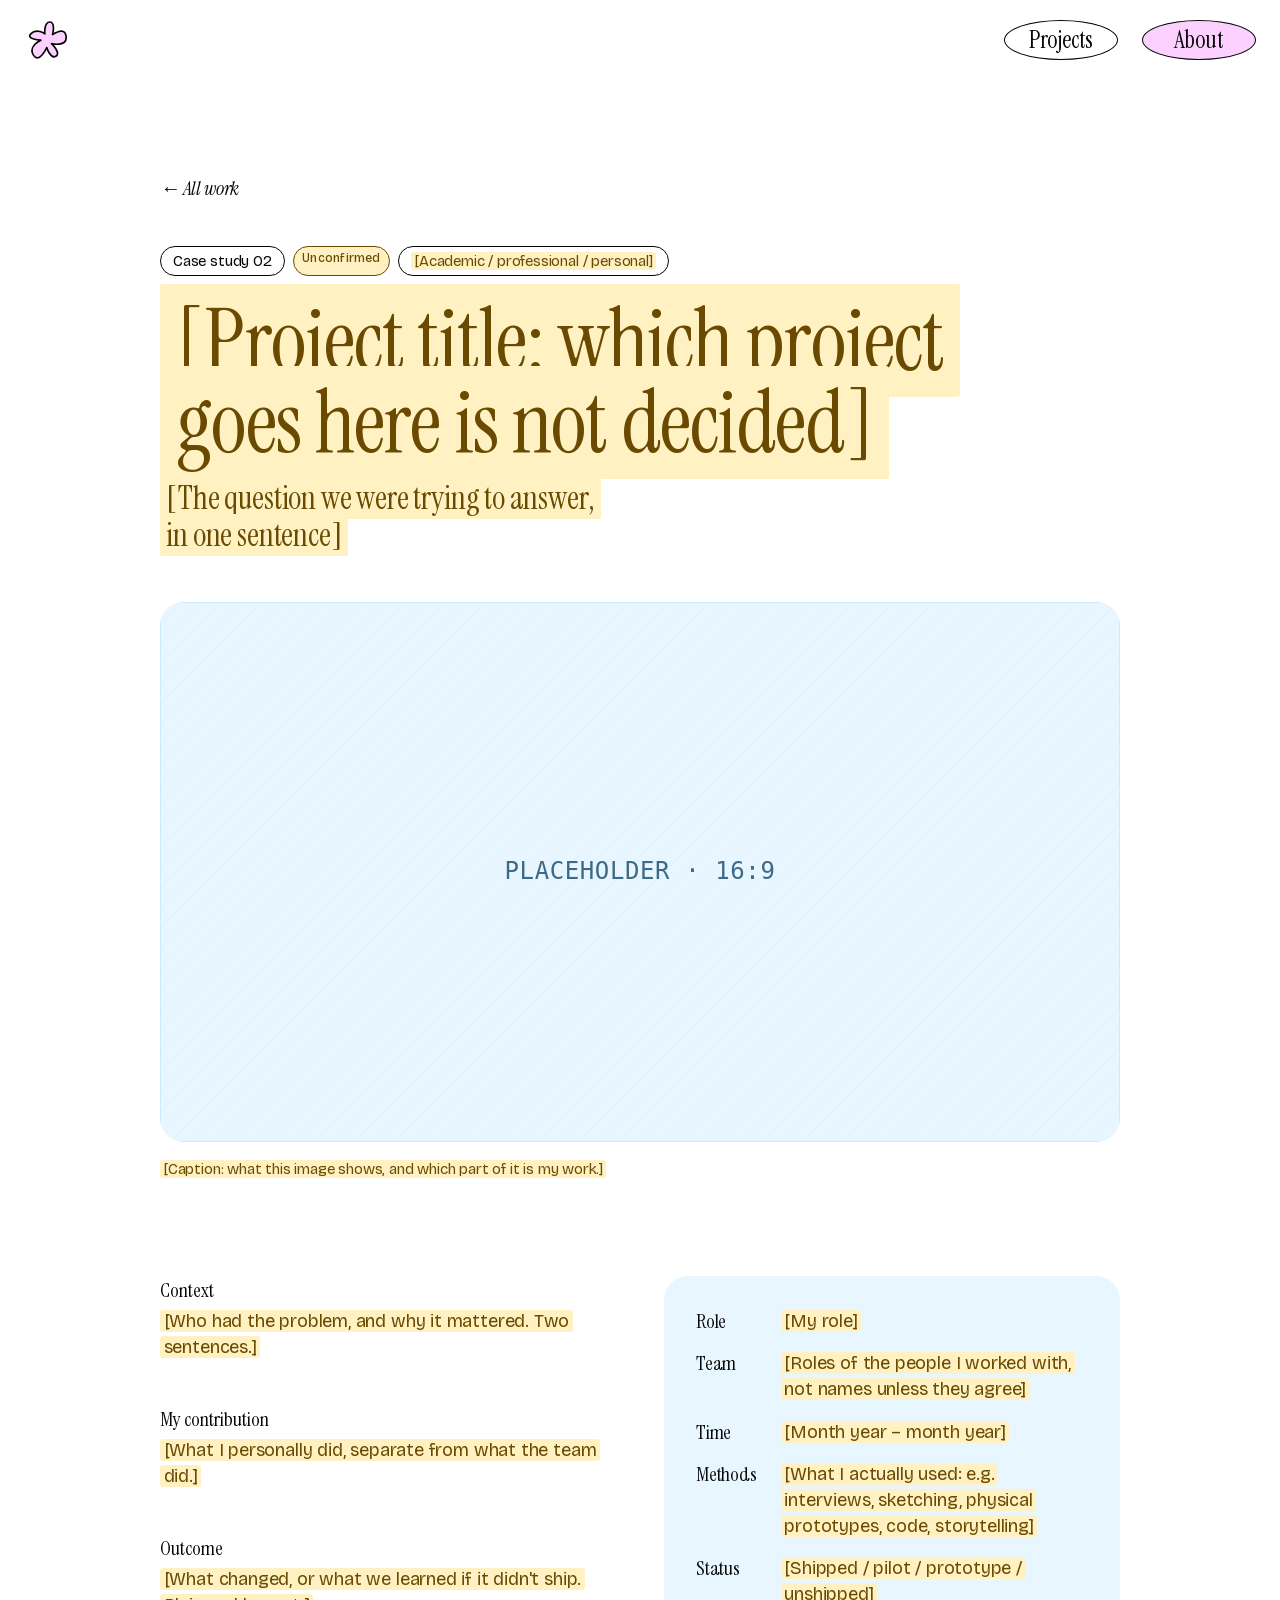
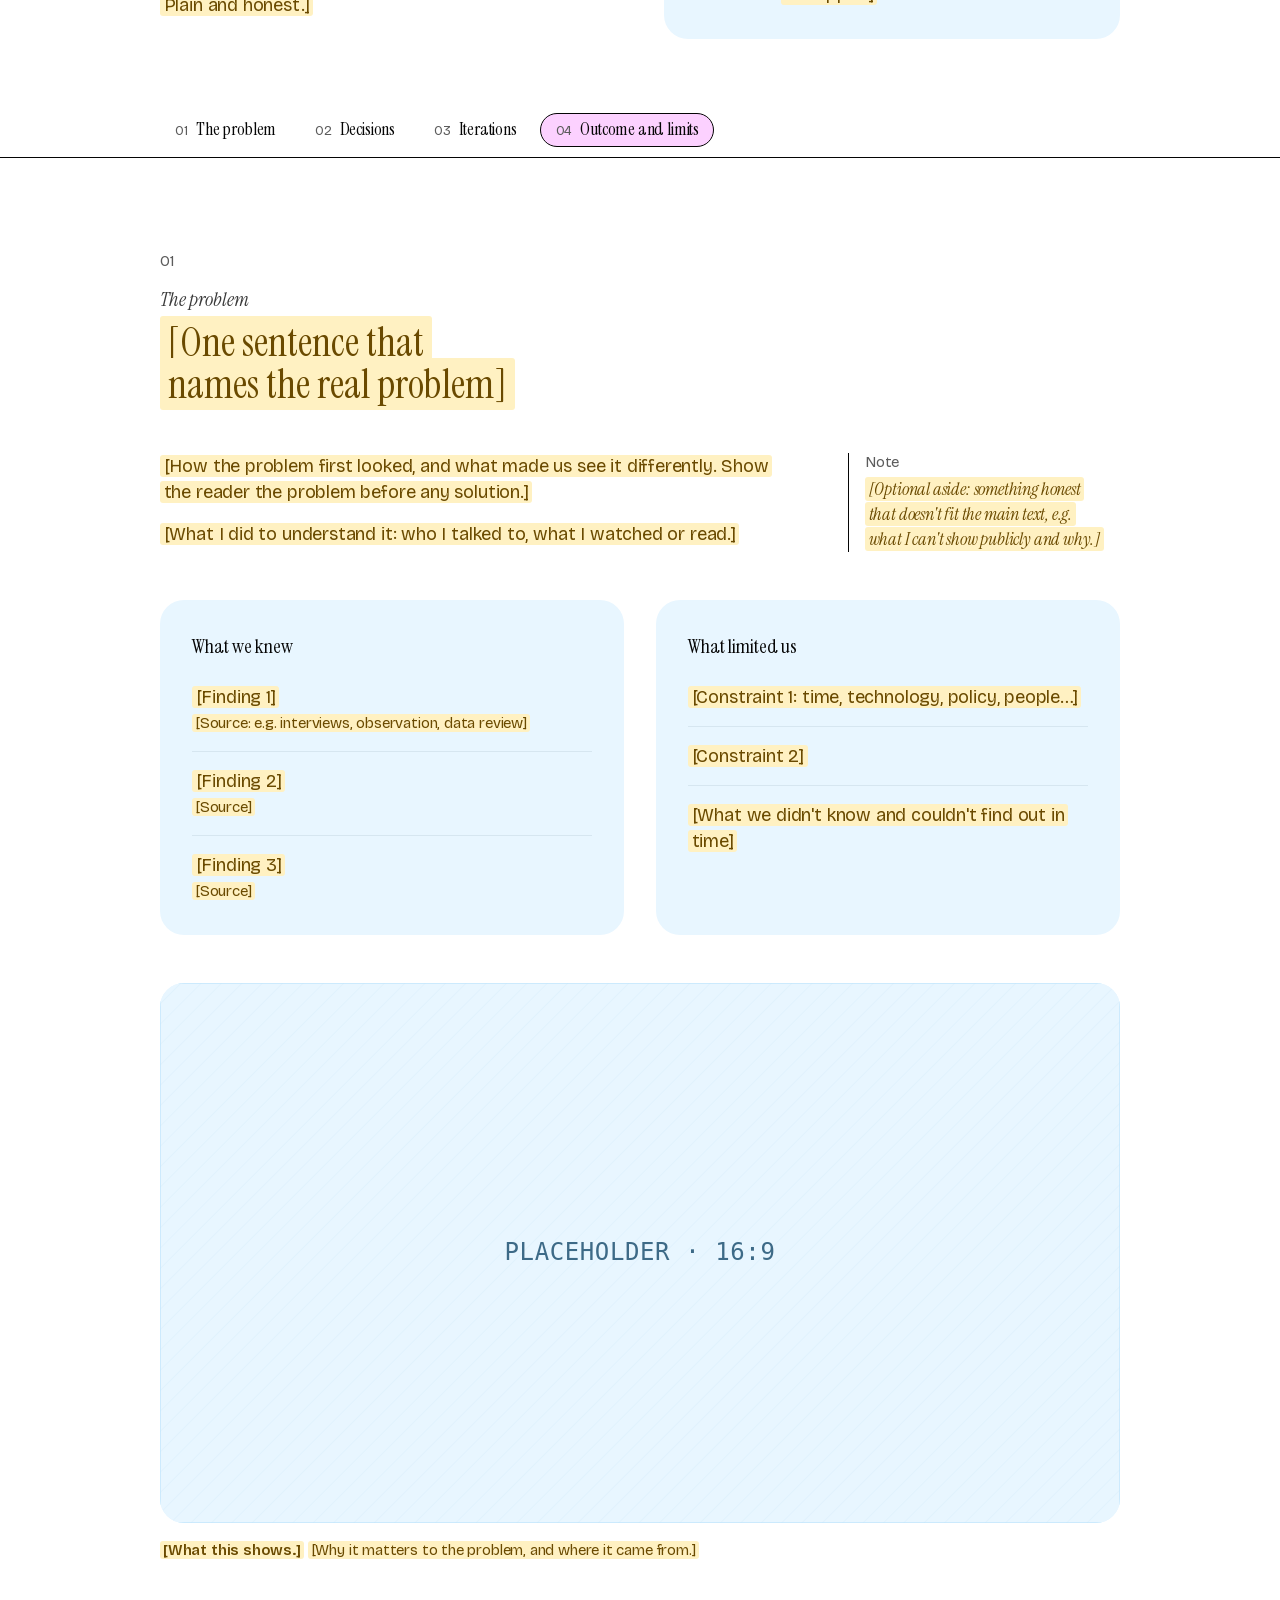
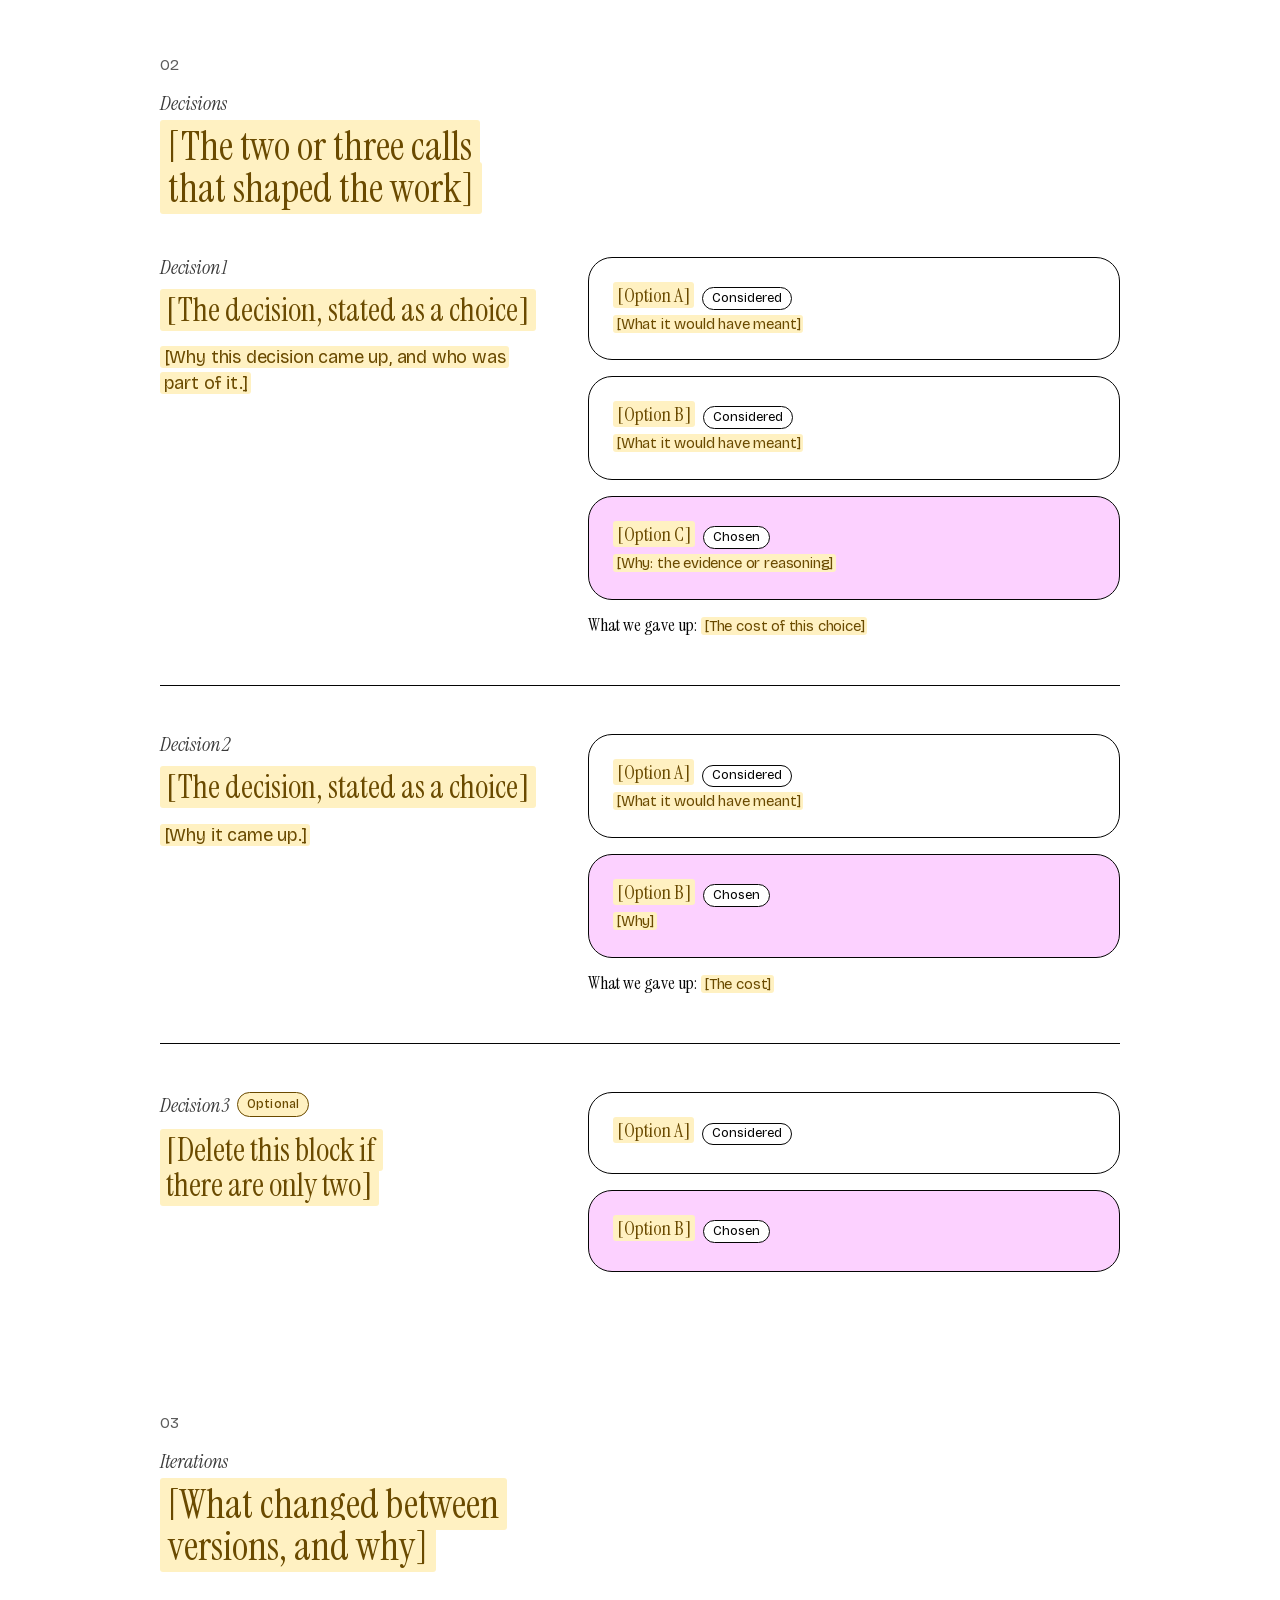
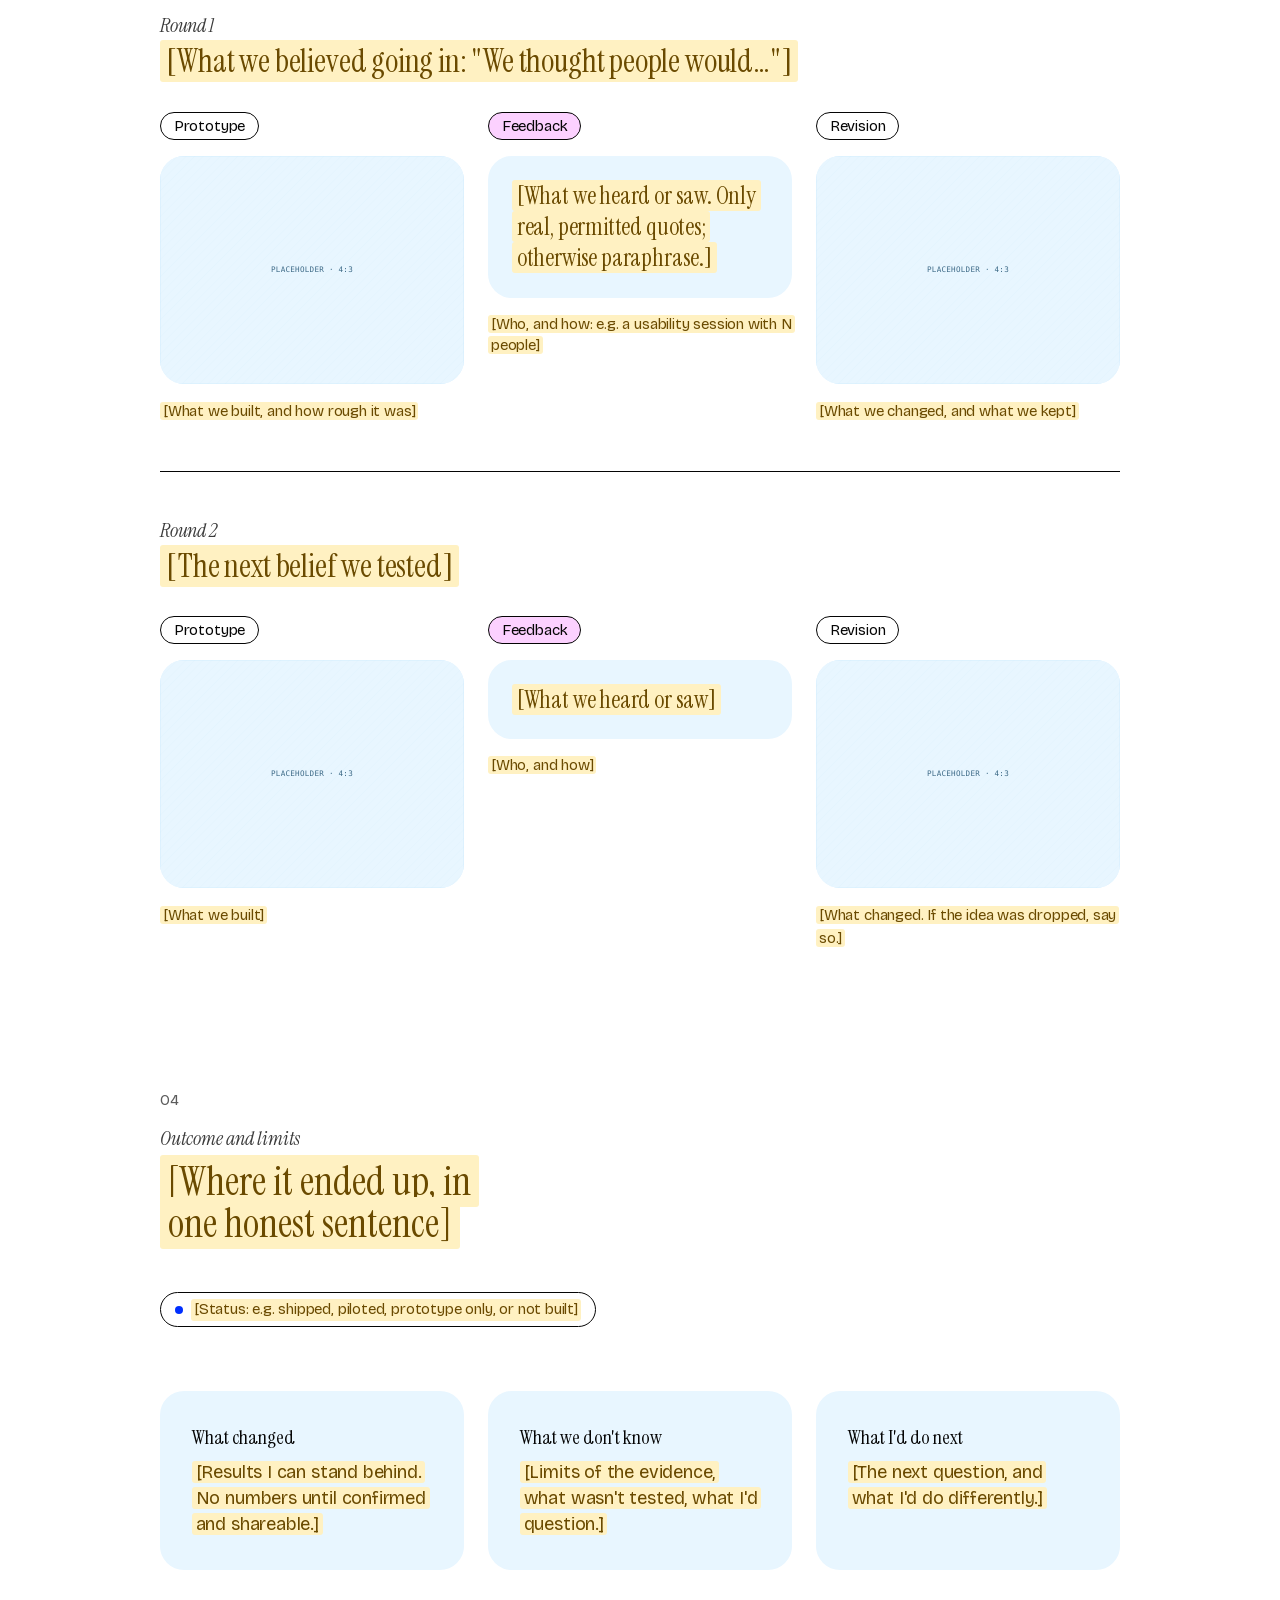
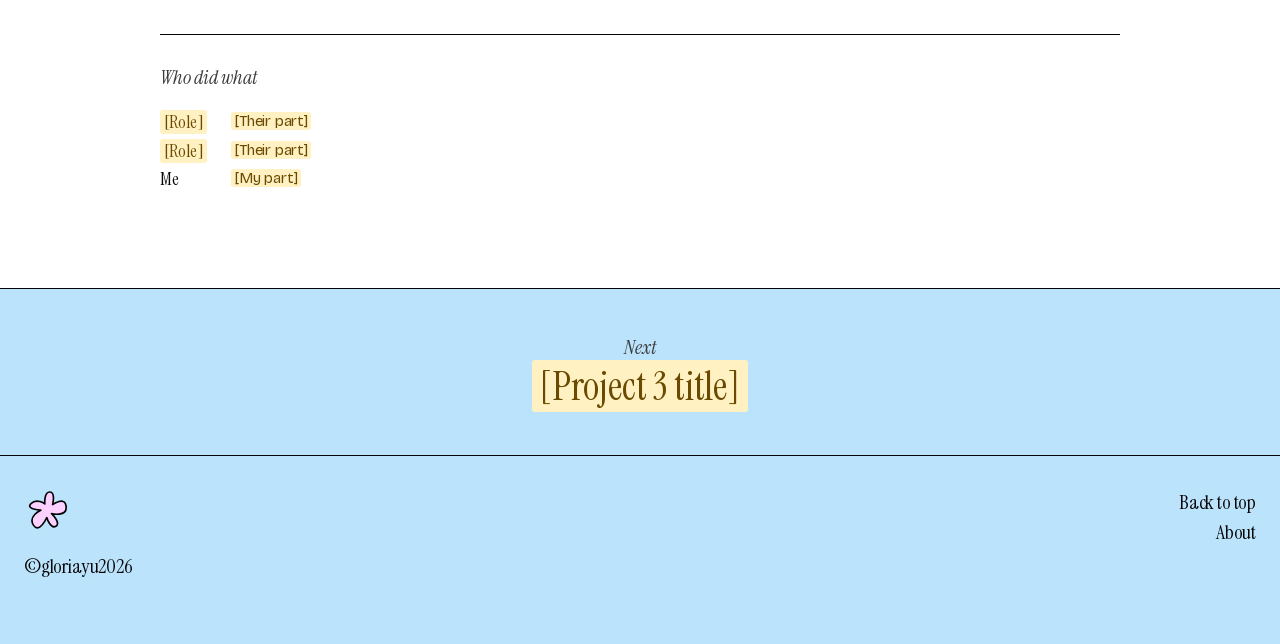
<file: work/case-02.html>
<!doctype html>
<html lang="en">
<head>
  <meta charset="utf-8">
  <meta name="viewport" content="width=device-width, initial-scale=1">
  <title>Case study 02 · Gloria Yu</title>
  <meta name="description" content="Case study placeholder. Draft skeleton.">
  <link rel="stylesheet" href="../assets/css/site.css">
  <script src="../assets/js/site.js" defer></script>
</head>
<body>
<!--
  CASE STUDY TEMPLATE
  ===================
  To make a new case study, copy this file (for example to case-04.html),
  then change: <title>, the hero, the "At a glance" block, each chapter, and the "Next" link.
  Paths are relative (../assets/...), so the site works at a domain root or under /repo-name/.

  Content rules:
  - Everything inside <span class="ph"> or marked "Placeholder" is not real yet.
  - No numbers, quotes, awards or results until Gloria has confirmed them.
  - Say who did what. "We" for team work, "I" only for her own part.
  - Leave out anything confidential: client names, internal data, screenshots she can't share.
-->
  <a class="skip-link" href="#main">Skip to content</a>

  <header class="site-header">
    <div class="bar">
      <a class="mark" href="../index.html" aria-label="Gloria Yu, home"><svg viewBox="0 0 35 32" aria-hidden="true" focusable="false"><path d="M 16.312 0 C 21.633 0.022 19.208 10.067 19.208 10.067 C 19.208 10.067 31.686 1.209 32.052 10.121 C 32.418 19.032 20.47 17.872 20.47 17.872 C 20.47 17.872 31.456 24.923 24.81 26.694 C 18.163 28.466 14.97 20.692 14.97 20.692 C 14.97 20.692 10.726 29.71 6.434 27.206 C 2.142 24.702 9.596 16.985 9.596 16.985 C 9.596 16.985 -2.964 18.217 0.655 9.989 C 4.275 1.761 14.216 10.864 14.216 10.864 C 14.216 10.864 10.992 -0.022 16.312 0 Z" fill="#fcd1ff" stroke="#050505" stroke-width="1.4" stroke-linejoin="round" transform="translate(1.341 3.419) rotate(510 16.03 13.822)"/></svg></a>
      <nav class="site-nav" aria-label="Main">
        <ul>
          <li><a class="pill" href="../index.html#work" aria-current="page">Projects</a></li>
          <li><a class="pill" href="../index.html#about">About</a></li>
        </ul>
      </nav>
    </div>
  </header>

  <main id="main">
    <article>

      <!-- ============ HERO ============ -->
      <header class="case-hero wrap">
        <a class="back-link" href="../index.html#work">← All work</a>
        <p class="eyebrow"><span class="tag">Case study 02</span> <span class="ph-tag">Unconfirmed</span> <span class="tag"><span class="ph">[Academic / professional / personal]</span></span></p>
        <h1><span class="ph">[Project title: which project goes here is not decided]</span></h1>
        <p class="question"><span class="ph">[The question we were trying to answer, in one sentence]</span></p>
        <figure>
          <img src="../assets/img/placeholder-wide.svg" width="1600" height="900"
               alt="Placeholder: the one image that best shows what this project is">
          <figcaption><span class="ph">[Caption: what this image shows, and which part of it is my work.]</span></figcaption>
        </figure>
      </header>

      <!-- ============ AT A GLANCE ============
           A reader who stops here should still know the situation, my part and the result. -->
      <section class="glance" aria-labelledby="glance-title">
        <div class="wrap">
          <h2 id="glance-title" class="visually-hidden">At a glance</h2>
          <div class="glance-grid">
            <div class="glance-summary">
              <div>
                <h3>Context</h3>
                <p><span class="ph">[Who had the problem, and why it mattered. Two sentences.]</span></p>
              </div>
              <div>
                <h3>My contribution</h3>
                <p><span class="ph">[What I personally did, separate from what the team did.]</span></p>
              </div>
              <div>
                <h3>Outcome</h3>
                <p><span class="ph">[What changed, or what we learned if it didn't ship. Plain and honest.]</span></p>
              </div>
            </div>
            <dl class="meta">
              <dt>Role</dt><dd><span class="ph">[My role]</span></dd>
              <dt>Team</dt><dd><span class="ph">[Roles of the people I worked with, not names unless they agree]</span></dd>
              <dt>Time</dt><dd><span class="ph">[Month year – month year]</span></dd>
              <dt>Methods</dt><dd><span class="ph">[What I actually used: e.g. interviews, sketching, physical prototypes, code, storytelling]</span></dd>
              <dt>Status</dt><dd><span class="ph">[Shipped / pilot / prototype / unshipped]</span></dd>
            </dl>
          </div>
        </div>
      </section>

      <!-- ============ CHAPTER NAV ============ -->
      <nav class="chapters" aria-label="Chapters">
        <div class="wrap">
          <ol>
            <li><a href="#problem"><span>01</span> The problem</a></li>
            <li><a href="#decisions"><span>02</span> Decisions</a></li>
            <li><a href="#iterations"><span>03</span> Iterations</a></li>
            <li><a href="#outcome"><span>04</span> Outcome and limits</a></li>
          </ol>
        </div>
      </nav>

      <!-- ============ 01 PROBLEM: evidence + constraints ============ -->
      <section class="chapter wrap" id="problem" aria-labelledby="problem-title">
        <div class="chapter-head">
          <span class="chapter-num">01</span>
          <h2 id="problem-title"><span class="label">The problem</span><span class="ph">[One sentence that names the real problem]</span></h2>
        </div>

        <div class="with-note">
          <div class="prose">
            <p><span class="ph">[How the problem first looked, and what made us see it differently. Show the reader the problem before any solution.]</span></p>
            <p><span class="ph">[What I did to understand it: who I talked to, what I watched or read.]</span></p>
          </div>
          <aside class="margin-note" aria-label="Side note">
            <b>Note</b>
            <span class="ph">[Optional aside: something honest that doesn't fit the main text, e.g. what I can't show publicly and why.]</span>
          </aside>
        </div>

        <div class="split reveal">
          <div class="panel">
            <h3>What we knew</h3>
            <ul>
              <li><span class="ph">[Finding 1]</span><span class="src"><span class="ph">[Source: e.g. interviews, observation, data review]</span></span></li>
              <li><span class="ph">[Finding 2]</span><span class="src"><span class="ph">[Source]</span></span></li>
              <li><span class="ph">[Finding 3]</span><span class="src"><span class="ph">[Source]</span></span></li>
            </ul>
          </div>
          <div class="panel">
            <h3>What limited us</h3>
            <ul>
              <li><span class="ph">[Constraint 1: time, technology, policy, people…]</span></li>
              <li><span class="ph">[Constraint 2]</span></li>
              <li><span class="ph">[What we didn't know and couldn't find out in time]</span></li>
            </ul>
          </div>
        </div>

        <figure class="reveal">
          <img src="../assets/img/placeholder-wide.svg" width="1600" height="900" loading="lazy"
               alt="Placeholder: evidence from research, such as a journey map or field photo">
          <figcaption><strong><span class="ph">[What this shows.]</span></strong> <span class="ph">[Why it matters to the problem, and where it came from.]</span></figcaption>
        </figure>
      </section>

      <!-- ============ 02 DECISIONS ============
           2–3 decisions. For each: the options, what we chose, why, and what we gave up. -->
      <section class="chapter wrap" id="decisions" aria-labelledby="decisions-title">
        <div class="chapter-head">
          <span class="chapter-num">02</span>
          <h2 id="decisions-title"><span class="label">Decisions</span><span class="ph">[The two or three calls that shaped the work]</span></h2>
        </div>

        <div class="decision reveal">
          <div>
            <span class="decision-num">Decision 1</span>
            <h3><span class="ph">[The decision, stated as a choice]</span></h3>
            <p class="prose"><span class="ph">[Why this decision came up, and who was part of it.]</span></p>
          </div>
          <div>
            <ul class="options" aria-label="Options considered">
              <li class="option"><h4><span class="ph">[Option A]</span> <span class="state">Considered</span></h4><p><span class="ph">[What it would have meant]</span></p></li>
              <li class="option"><h4><span class="ph">[Option B]</span> <span class="state">Considered</span></h4><p><span class="ph">[What it would have meant]</span></p></li>
              <li class="option option--chosen"><h4><span class="ph">[Option C]</span> <span class="state">Chosen</span></h4><p><span class="ph">[Why: the evidence or reasoning]</span></p></li>
            </ul>
            <p class="tradeoff"><b>What we gave up:</b> <span class="ph">[The cost of this choice]</span></p>
          </div>
        </div>

        <div class="decision reveal">
          <div>
            <span class="decision-num">Decision 2</span>
            <h3><span class="ph">[The decision, stated as a choice]</span></h3>
            <p class="prose"><span class="ph">[Why it came up.]</span></p>
          </div>
          <div>
            <ul class="options" aria-label="Options considered">
              <li class="option"><h4><span class="ph">[Option A]</span> <span class="state">Considered</span></h4><p><span class="ph">[What it would have meant]</span></p></li>
              <li class="option option--chosen"><h4><span class="ph">[Option B]</span> <span class="state">Chosen</span></h4><p><span class="ph">[Why]</span></p></li>
            </ul>
            <p class="tradeoff"><b>What we gave up:</b> <span class="ph">[The cost]</span></p>
          </div>
        </div>

        <div class="decision reveal">
          <div>
            <span class="decision-num">Decision 3 <span class="ph-tag">Optional</span></span>
            <h3><span class="ph">[Delete this block if there are only two]</span></h3>
          </div>
          <div>
            <ul class="options" aria-label="Options considered">
              <li class="option"><h4><span class="ph">[Option A]</span> <span class="state">Considered</span></h4></li>
              <li class="option option--chosen"><h4><span class="ph">[Option B]</span> <span class="state">Chosen</span></h4></li>
            </ul>
          </div>
        </div>
      </section>

      <!-- ============ 03 ITERATIONS: prototype → feedback → revision ============
           One .round per cycle. Each round starts from a hypothesis that could be wrong. -->
      <section class="chapter wrap" id="iterations" aria-labelledby="iterations-title">
        <div class="chapter-head">
          <span class="chapter-num">03</span>
          <h2 id="iterations-title"><span class="label">Iterations</span><span class="ph">[What changed between versions, and why]</span></h2>
        </div>

        <div class="round reveal">
          <div class="round-head">
            <p class="eyebrow">Round 1</p>
            <p class="hyp"><span class="ph">[What we believed going in: "We thought people would…"]</span></p>
          </div>
          <div class="round-steps">
            <div class="step">
              <p class="step-label">Prototype</p>
              <figure>
                <img src="../assets/img/placeholder-standard.svg" width="1200" height="900" loading="lazy" alt="Placeholder: the first prototype">
                <figcaption><span class="ph">[What we built, and how rough it was]</span></figcaption>
              </figure>
            </div>
            <div class="step step--feedback">
              <p class="step-label">Feedback</p>
              <blockquote><p><span class="ph">[What we heard or saw. Only real, permitted quotes; otherwise paraphrase.]</span></p></blockquote>
              <span class="src"><span class="ph">[Who, and how: e.g. a usability session with N people]</span></span>
            </div>
            <div class="step">
              <p class="step-label">Revision</p>
              <figure>
                <img src="../assets/img/placeholder-standard.svg" width="1200" height="900" loading="lazy" alt="Placeholder: the revised version">
                <figcaption><span class="ph">[What we changed, and what we kept]</span></figcaption>
              </figure>
            </div>
          </div>
        </div>

        <div class="round reveal">
          <div class="round-head">
            <p class="eyebrow">Round 2</p>
            <p class="hyp"><span class="ph">[The next belief we tested]</span></p>
          </div>
          <div class="round-steps">
            <div class="step">
              <p class="step-label">Prototype</p>
              <figure>
                <img src="../assets/img/placeholder-standard.svg" width="1200" height="900" loading="lazy" alt="Placeholder: the second prototype">
                <figcaption><span class="ph">[What we built]</span></figcaption>
              </figure>
            </div>
            <div class="step step--feedback">
              <p class="step-label">Feedback</p>
              <blockquote><p><span class="ph">[What we heard or saw]</span></p></blockquote>
              <span class="src"><span class="ph">[Who, and how]</span></span>
            </div>
            <div class="step">
              <p class="step-label">Revision</p>
              <figure>
                <img src="../assets/img/placeholder-standard.svg" width="1200" height="900" loading="lazy" alt="Placeholder: the second revision">
                <figcaption><span class="ph">[What changed. If the idea was dropped, say so.]</span></figcaption>
              </figure>
            </div>
          </div>
        </div>
      </section>

      <!-- ============ 04 OUTCOME, LIMITS, NEXT ============ -->
      <section class="chapter wrap" id="outcome" aria-labelledby="outcome-title">
        <div class="chapter-head">
          <span class="chapter-num">04</span>
          <h2 id="outcome-title"><span class="label">Outcome and limits</span><span class="ph">[Where it ended up, in one honest sentence]</span></h2>
        </div>

        <p class="status-line"><span class="ph">[Status: e.g. shipped, piloted, prototype only, or not built]</span></p>

        <div class="outcome-grid">
          <section aria-labelledby="o1">
            <h3 id="o1">What changed</h3>
            <p><span class="ph">[Results I can stand behind. No numbers until confirmed and shareable.]</span></p>
          </section>
          <section aria-labelledby="o2">
            <h3 id="o2">What we don't know</h3>
            <p><span class="ph">[Limits of the evidence, what wasn't tested, what I'd question.]</span></p>
          </section>
          <section aria-labelledby="o3">
            <h3 id="o3">What I'd do next</h3>
            <p><span class="ph">[The next question, and what I'd do differently.]</span></p>
          </section>
        </div>

        <div class="credits">
          <h3 class="eyebrow">Who did what</h3>
          <dl class="meta">
            <dt><span class="ph">[Role]</span></dt><dd><span class="ph">[Their part]</span></dd>
            <dt><span class="ph">[Role]</span></dt><dd><span class="ph">[Their part]</span></dd>
            <dt>Me</dt><dd><span class="ph">[My part]</span></dd>
          </dl>
        </div>
      </section>
    </article>

    <nav class="next-case" aria-label="Next case study">
      <div class="wrap">
        <a href="case-03.html"><p class="eyebrow">Next</p><strong><span class="ph">[Project 3 title]</span></strong></a>
      </div>
    </nav>
  </main>

  <footer class="site-footer">
    <div class="bar">
      <div>
        <a class="mark" href="../index.html" aria-label="Gloria Yu, home"><svg viewBox="0 0 35 32" aria-hidden="true" focusable="false"><path d="M 16.312 0 C 21.633 0.022 19.208 10.067 19.208 10.067 C 19.208 10.067 31.686 1.209 32.052 10.121 C 32.418 19.032 20.47 17.872 20.47 17.872 C 20.47 17.872 31.456 24.923 24.81 26.694 C 18.163 28.466 14.97 20.692 14.97 20.692 C 14.97 20.692 10.726 29.71 6.434 27.206 C 2.142 24.702 9.596 16.985 9.596 16.985 C 9.596 16.985 -2.964 18.217 0.655 9.989 C 4.275 1.761 14.216 10.864 14.216 10.864 C 14.216 10.864 10.992 -0.022 16.312 0 Z" fill="#fcd1ff" stroke="#050505" stroke-width="1.4" stroke-linejoin="round" transform="translate(1.341 3.419) rotate(510 16.03 13.822)"/></svg></a>
        <p>©gloriayu<span data-year>2026</span></p>
      </div>
      <ul>
        <li><a href="#main">Back to top</a></li>
        <li><a href="../index.html#about">About</a></li>
      </ul>
    </div>
  </footer>
</body>
</html>
</file>
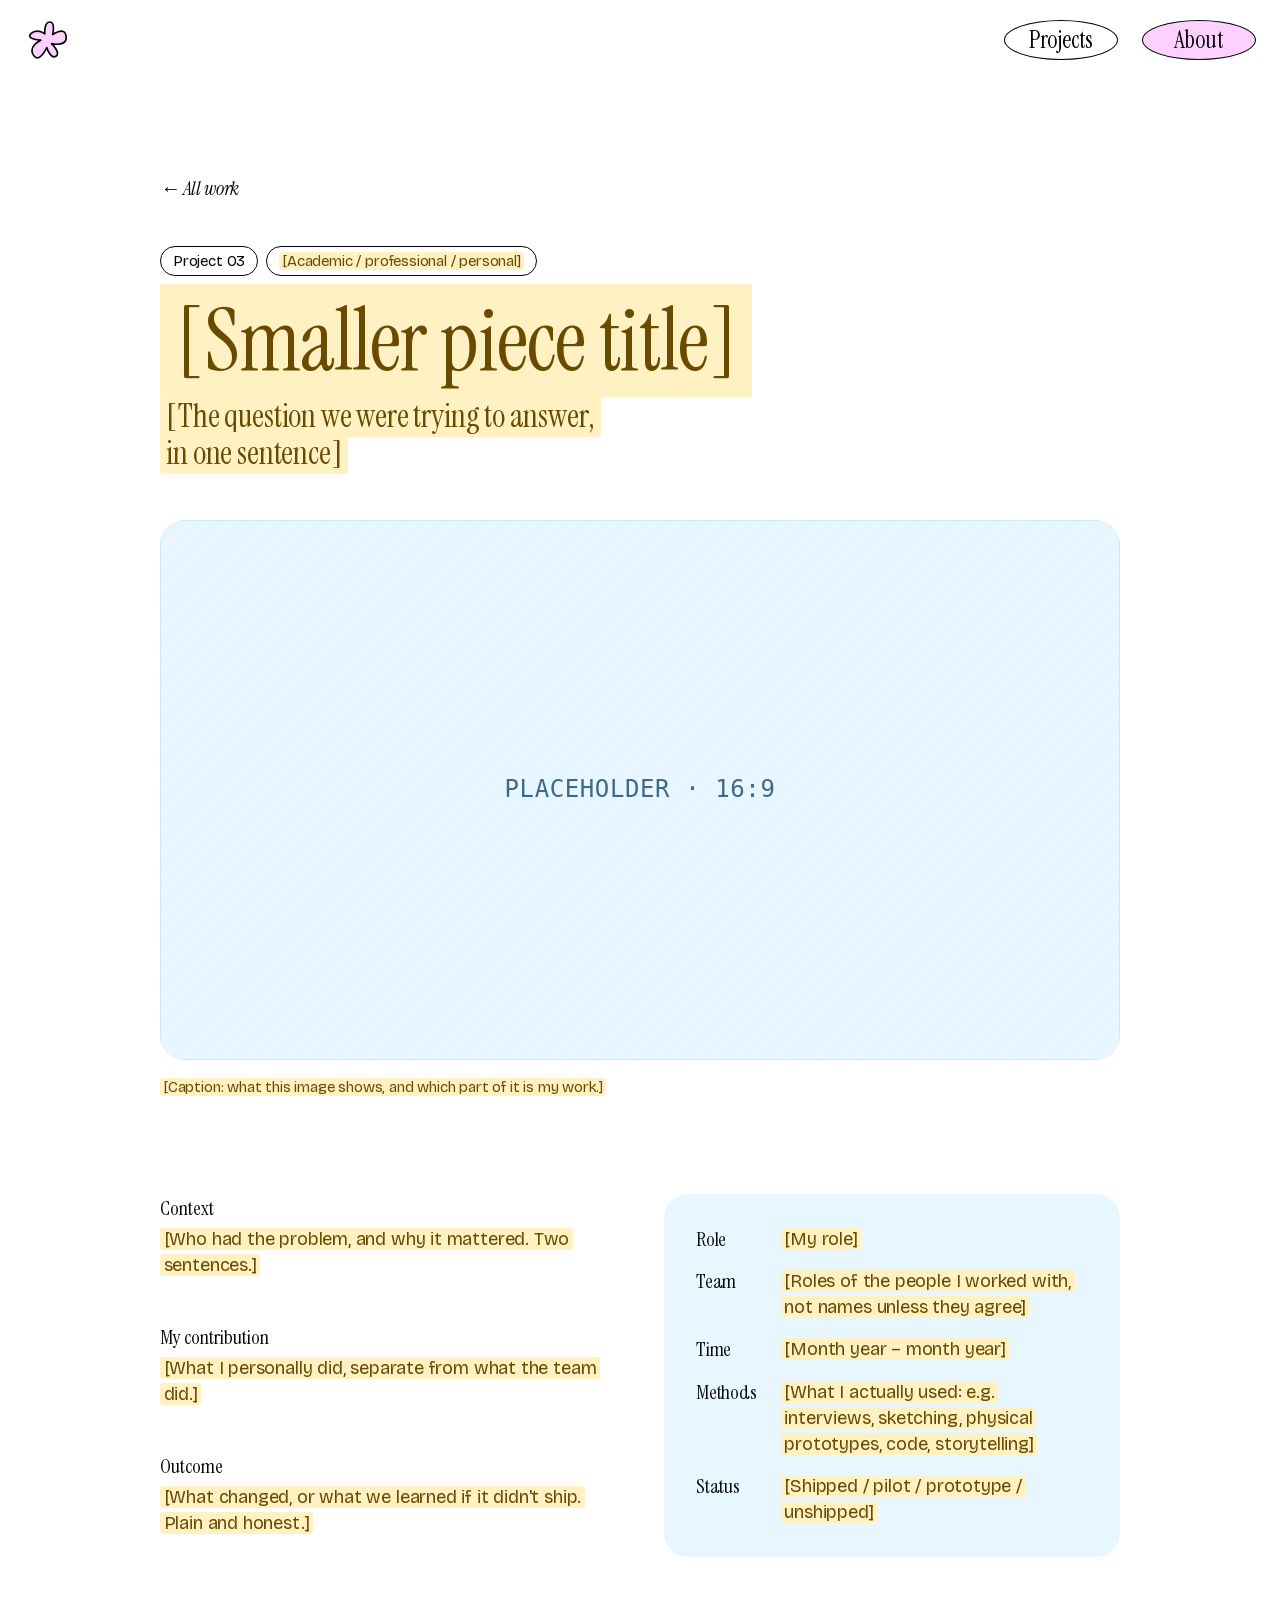
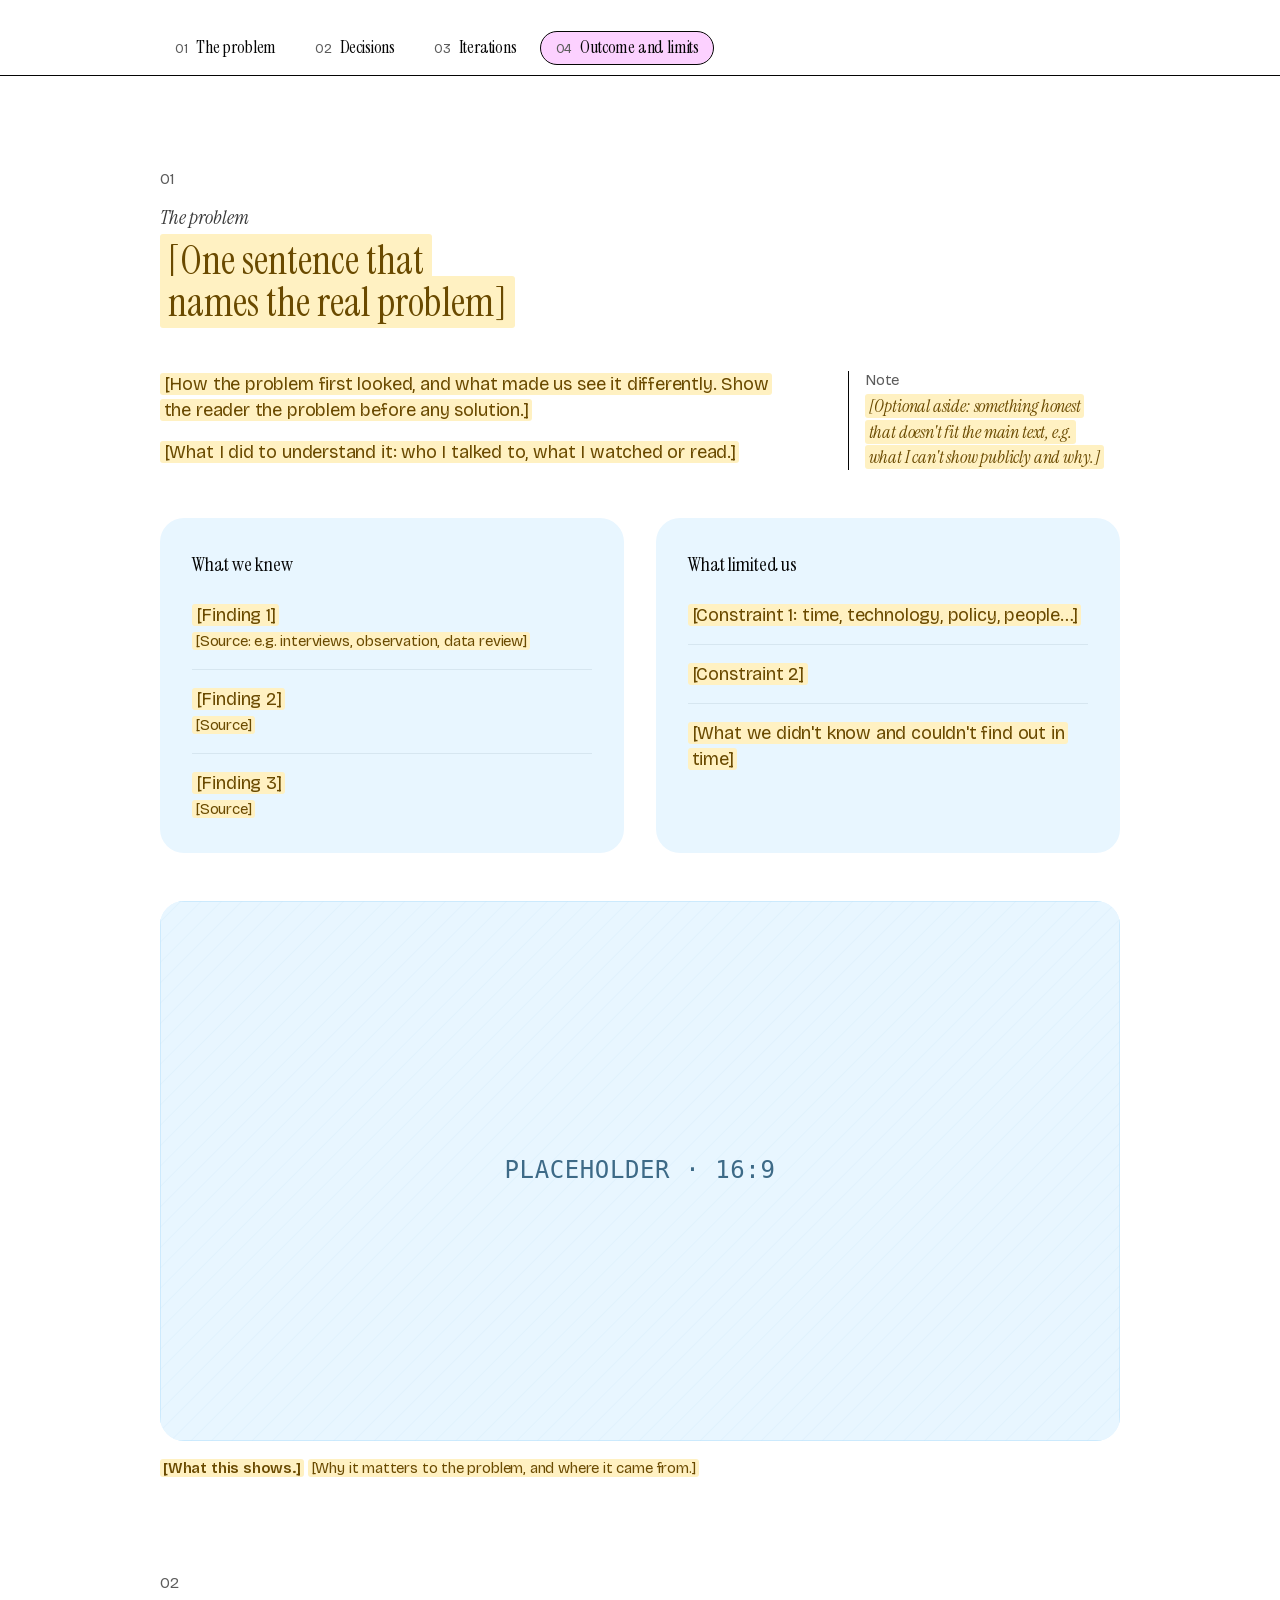
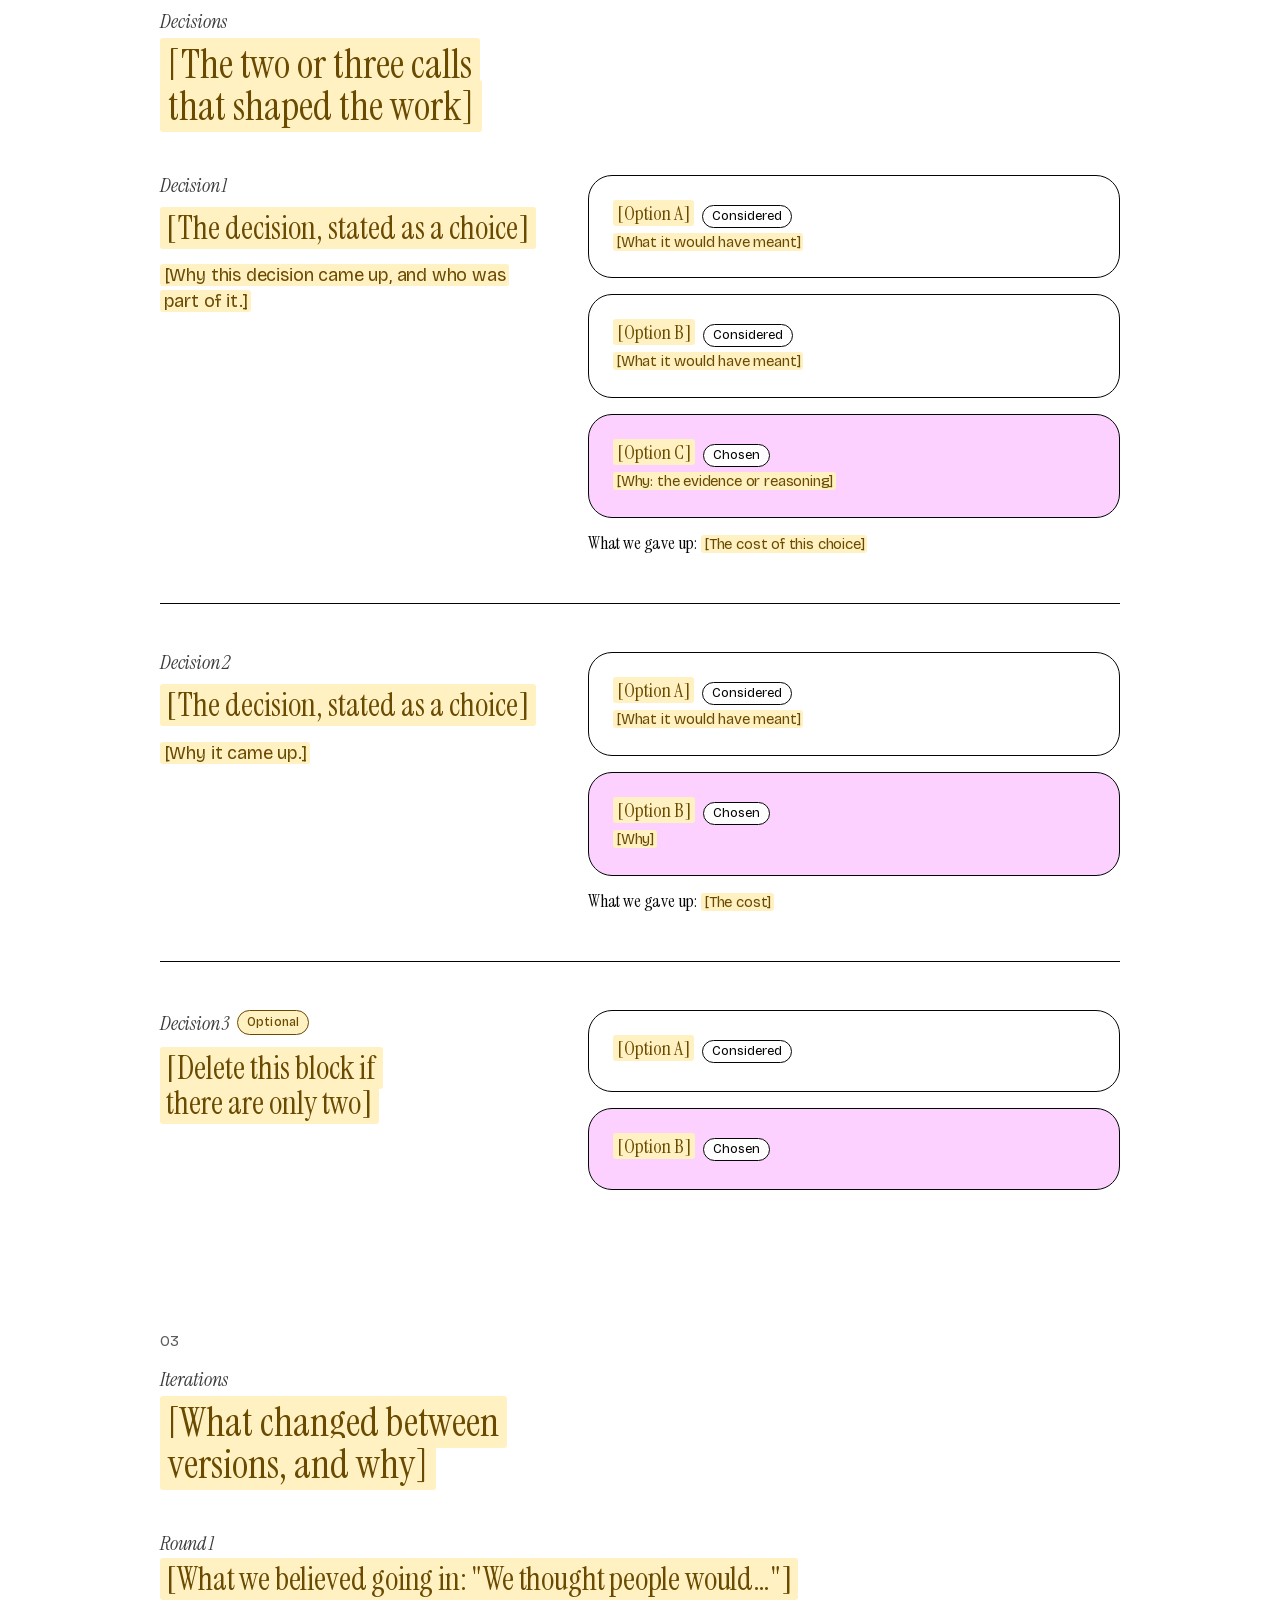
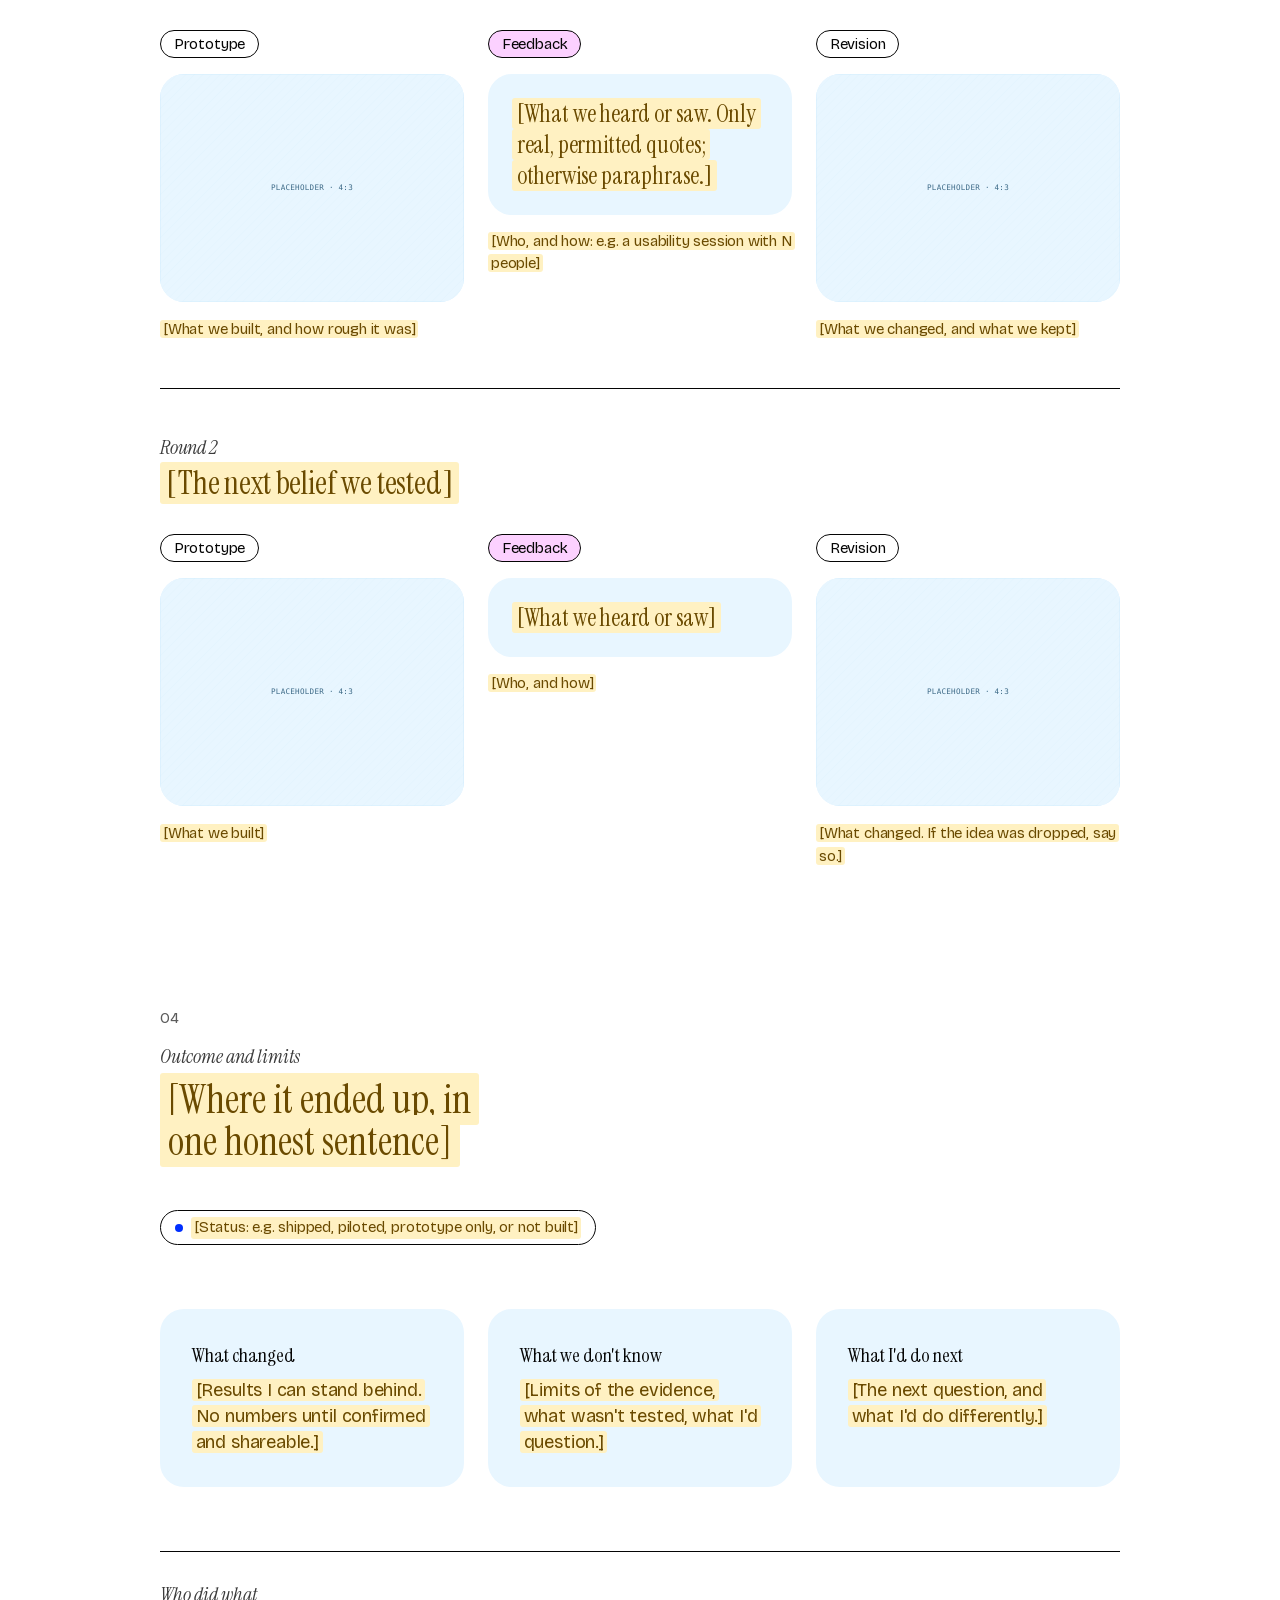
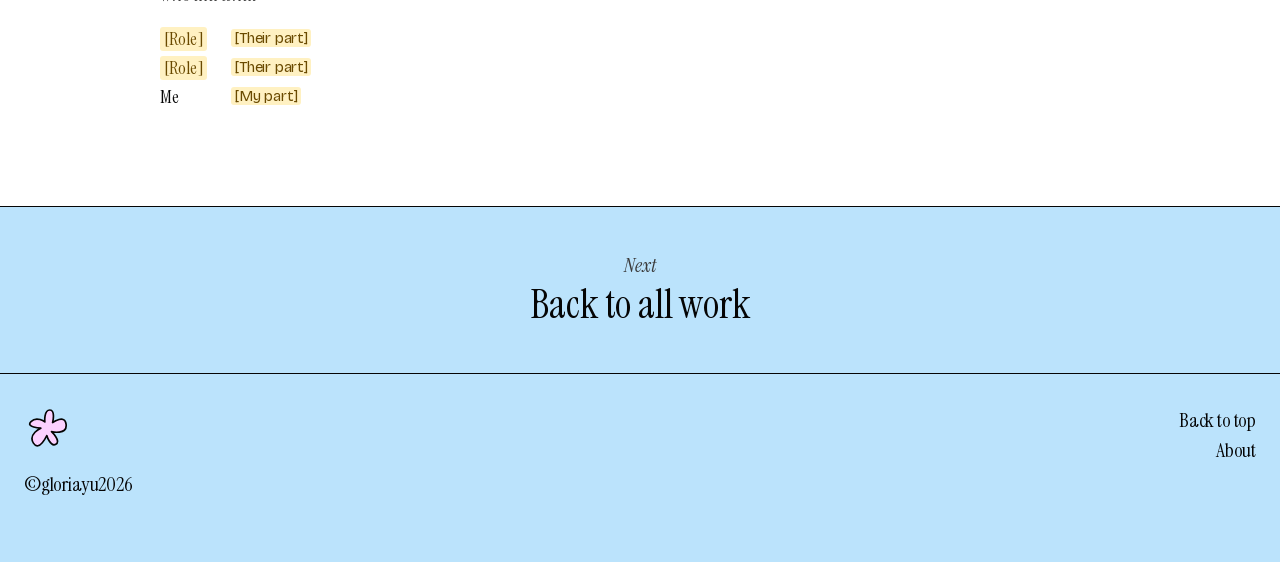
<file: work/case-03.html>
<!doctype html>
<html lang="en">
<head>
  <meta charset="utf-8">
  <meta name="viewport" content="width=device-width, initial-scale=1">
  <title>Project 03 · Gloria Yu</title>
  <meta name="description" content="Case study placeholder. Draft skeleton.">
  <link rel="stylesheet" href="../assets/css/site.css">
  <script src="../assets/js/site.js" defer></script>
</head>
<body>
<!--
  CASE STUDY TEMPLATE
  ===================
  To make a new case study, copy this file (for example to case-04.html),
  then change: <title>, the hero, the "At a glance" block, each chapter, and the "Next" link.
  Paths are relative (../assets/...), so the site works at a domain root or under /repo-name/.

  Content rules:
  - Everything inside <span class="ph"> or marked "Placeholder" is not real yet.
  - No numbers, quotes, awards or results until Gloria has confirmed them.
  - Say who did what. "We" for team work, "I" only for her own part.
  - Leave out anything confidential: client names, internal data, screenshots she can't share.
-->
  <a class="skip-link" href="#main">Skip to content</a>

  <header class="site-header">
    <div class="bar">
      <a class="mark" href="../index.html" aria-label="Gloria Yu, home"><svg viewBox="0 0 35 32" aria-hidden="true" focusable="false"><path d="M 16.312 0 C 21.633 0.022 19.208 10.067 19.208 10.067 C 19.208 10.067 31.686 1.209 32.052 10.121 C 32.418 19.032 20.47 17.872 20.47 17.872 C 20.47 17.872 31.456 24.923 24.81 26.694 C 18.163 28.466 14.97 20.692 14.97 20.692 C 14.97 20.692 10.726 29.71 6.434 27.206 C 2.142 24.702 9.596 16.985 9.596 16.985 C 9.596 16.985 -2.964 18.217 0.655 9.989 C 4.275 1.761 14.216 10.864 14.216 10.864 C 14.216 10.864 10.992 -0.022 16.312 0 Z" fill="#fcd1ff" stroke="#050505" stroke-width="1.4" stroke-linejoin="round" transform="translate(1.341 3.419) rotate(510 16.03 13.822)"/></svg></a>
      <nav class="site-nav" aria-label="Main">
        <ul>
          <li><a class="pill" href="../index.html#work" aria-current="page">Projects</a></li>
          <li><a class="pill" href="../index.html#about">About</a></li>
        </ul>
      </nav>
    </div>
  </header>

  <main id="main">
    <article>

      <!-- ============ HERO ============ -->
      <header class="case-hero wrap">
        <a class="back-link" href="../index.html#work">← All work</a>
        <p class="eyebrow"><span class="tag">Project 03</span> <span class="tag"><span class="ph">[Academic / professional / personal]</span></span></p>
        <h1><span class="ph">[Smaller piece title]</span></h1>
        <p class="question"><span class="ph">[The question we were trying to answer, in one sentence]</span></p>
        <figure>
          <img src="../assets/img/placeholder-wide.svg" width="1600" height="900"
               alt="Placeholder: the one image that best shows what this project is">
          <figcaption><span class="ph">[Caption: what this image shows, and which part of it is my work.]</span></figcaption>
        </figure>
      </header>

      <!-- ============ AT A GLANCE ============
           A reader who stops here should still know the situation, my part and the result. -->
      <section class="glance" aria-labelledby="glance-title">
        <div class="wrap">
          <h2 id="glance-title" class="visually-hidden">At a glance</h2>
          <div class="glance-grid">
            <div class="glance-summary">
              <div>
                <h3>Context</h3>
                <p><span class="ph">[Who had the problem, and why it mattered. Two sentences.]</span></p>
              </div>
              <div>
                <h3>My contribution</h3>
                <p><span class="ph">[What I personally did, separate from what the team did.]</span></p>
              </div>
              <div>
                <h3>Outcome</h3>
                <p><span class="ph">[What changed, or what we learned if it didn't ship. Plain and honest.]</span></p>
              </div>
            </div>
            <dl class="meta">
              <dt>Role</dt><dd><span class="ph">[My role]</span></dd>
              <dt>Team</dt><dd><span class="ph">[Roles of the people I worked with, not names unless they agree]</span></dd>
              <dt>Time</dt><dd><span class="ph">[Month year – month year]</span></dd>
              <dt>Methods</dt><dd><span class="ph">[What I actually used: e.g. interviews, sketching, physical prototypes, code, storytelling]</span></dd>
              <dt>Status</dt><dd><span class="ph">[Shipped / pilot / prototype / unshipped]</span></dd>
            </dl>
          </div>
        </div>
      </section>

      <!-- ============ CHAPTER NAV ============ -->
      <nav class="chapters" aria-label="Chapters">
        <div class="wrap">
          <ol>
            <li><a href="#problem"><span>01</span> The problem</a></li>
            <li><a href="#decisions"><span>02</span> Decisions</a></li>
            <li><a href="#iterations"><span>03</span> Iterations</a></li>
            <li><a href="#outcome"><span>04</span> Outcome and limits</a></li>
          </ol>
        </div>
      </nav>

      <!-- ============ 01 PROBLEM: evidence + constraints ============ -->
      <section class="chapter wrap" id="problem" aria-labelledby="problem-title">
        <div class="chapter-head">
          <span class="chapter-num">01</span>
          <h2 id="problem-title"><span class="label">The problem</span><span class="ph">[One sentence that names the real problem]</span></h2>
        </div>

        <div class="with-note">
          <div class="prose">
            <p><span class="ph">[How the problem first looked, and what made us see it differently. Show the reader the problem before any solution.]</span></p>
            <p><span class="ph">[What I did to understand it: who I talked to, what I watched or read.]</span></p>
          </div>
          <aside class="margin-note" aria-label="Side note">
            <b>Note</b>
            <span class="ph">[Optional aside: something honest that doesn't fit the main text, e.g. what I can't show publicly and why.]</span>
          </aside>
        </div>

        <div class="split reveal">
          <div class="panel">
            <h3>What we knew</h3>
            <ul>
              <li><span class="ph">[Finding 1]</span><span class="src"><span class="ph">[Source: e.g. interviews, observation, data review]</span></span></li>
              <li><span class="ph">[Finding 2]</span><span class="src"><span class="ph">[Source]</span></span></li>
              <li><span class="ph">[Finding 3]</span><span class="src"><span class="ph">[Source]</span></span></li>
            </ul>
          </div>
          <div class="panel">
            <h3>What limited us</h3>
            <ul>
              <li><span class="ph">[Constraint 1: time, technology, policy, people…]</span></li>
              <li><span class="ph">[Constraint 2]</span></li>
              <li><span class="ph">[What we didn't know and couldn't find out in time]</span></li>
            </ul>
          </div>
        </div>

        <figure class="reveal">
          <img src="../assets/img/placeholder-wide.svg" width="1600" height="900" loading="lazy"
               alt="Placeholder: evidence from research, such as a journey map or field photo">
          <figcaption><strong><span class="ph">[What this shows.]</span></strong> <span class="ph">[Why it matters to the problem, and where it came from.]</span></figcaption>
        </figure>
      </section>

      <!-- ============ 02 DECISIONS ============
           2–3 decisions. For each: the options, what we chose, why, and what we gave up. -->
      <section class="chapter wrap" id="decisions" aria-labelledby="decisions-title">
        <div class="chapter-head">
          <span class="chapter-num">02</span>
          <h2 id="decisions-title"><span class="label">Decisions</span><span class="ph">[The two or three calls that shaped the work]</span></h2>
        </div>

        <div class="decision reveal">
          <div>
            <span class="decision-num">Decision 1</span>
            <h3><span class="ph">[The decision, stated as a choice]</span></h3>
            <p class="prose"><span class="ph">[Why this decision came up, and who was part of it.]</span></p>
          </div>
          <div>
            <ul class="options" aria-label="Options considered">
              <li class="option"><h4><span class="ph">[Option A]</span> <span class="state">Considered</span></h4><p><span class="ph">[What it would have meant]</span></p></li>
              <li class="option"><h4><span class="ph">[Option B]</span> <span class="state">Considered</span></h4><p><span class="ph">[What it would have meant]</span></p></li>
              <li class="option option--chosen"><h4><span class="ph">[Option C]</span> <span class="state">Chosen</span></h4><p><span class="ph">[Why: the evidence or reasoning]</span></p></li>
            </ul>
            <p class="tradeoff"><b>What we gave up:</b> <span class="ph">[The cost of this choice]</span></p>
          </div>
        </div>

        <div class="decision reveal">
          <div>
            <span class="decision-num">Decision 2</span>
            <h3><span class="ph">[The decision, stated as a choice]</span></h3>
            <p class="prose"><span class="ph">[Why it came up.]</span></p>
          </div>
          <div>
            <ul class="options" aria-label="Options considered">
              <li class="option"><h4><span class="ph">[Option A]</span> <span class="state">Considered</span></h4><p><span class="ph">[What it would have meant]</span></p></li>
              <li class="option option--chosen"><h4><span class="ph">[Option B]</span> <span class="state">Chosen</span></h4><p><span class="ph">[Why]</span></p></li>
            </ul>
            <p class="tradeoff"><b>What we gave up:</b> <span class="ph">[The cost]</span></p>
          </div>
        </div>

        <div class="decision reveal">
          <div>
            <span class="decision-num">Decision 3 <span class="ph-tag">Optional</span></span>
            <h3><span class="ph">[Delete this block if there are only two]</span></h3>
          </div>
          <div>
            <ul class="options" aria-label="Options considered">
              <li class="option"><h4><span class="ph">[Option A]</span> <span class="state">Considered</span></h4></li>
              <li class="option option--chosen"><h4><span class="ph">[Option B]</span> <span class="state">Chosen</span></h4></li>
            </ul>
          </div>
        </div>
      </section>

      <!-- ============ 03 ITERATIONS: prototype → feedback → revision ============
           One .round per cycle. Each round starts from a hypothesis that could be wrong. -->
      <section class="chapter wrap" id="iterations" aria-labelledby="iterations-title">
        <div class="chapter-head">
          <span class="chapter-num">03</span>
          <h2 id="iterations-title"><span class="label">Iterations</span><span class="ph">[What changed between versions, and why]</span></h2>
        </div>

        <div class="round reveal">
          <div class="round-head">
            <p class="eyebrow">Round 1</p>
            <p class="hyp"><span class="ph">[What we believed going in: "We thought people would…"]</span></p>
          </div>
          <div class="round-steps">
            <div class="step">
              <p class="step-label">Prototype</p>
              <figure>
                <img src="../assets/img/placeholder-standard.svg" width="1200" height="900" loading="lazy" alt="Placeholder: the first prototype">
                <figcaption><span class="ph">[What we built, and how rough it was]</span></figcaption>
              </figure>
            </div>
            <div class="step step--feedback">
              <p class="step-label">Feedback</p>
              <blockquote><p><span class="ph">[What we heard or saw. Only real, permitted quotes; otherwise paraphrase.]</span></p></blockquote>
              <span class="src"><span class="ph">[Who, and how: e.g. a usability session with N people]</span></span>
            </div>
            <div class="step">
              <p class="step-label">Revision</p>
              <figure>
                <img src="../assets/img/placeholder-standard.svg" width="1200" height="900" loading="lazy" alt="Placeholder: the revised version">
                <figcaption><span class="ph">[What we changed, and what we kept]</span></figcaption>
              </figure>
            </div>
          </div>
        </div>

        <div class="round reveal">
          <div class="round-head">
            <p class="eyebrow">Round 2</p>
            <p class="hyp"><span class="ph">[The next belief we tested]</span></p>
          </div>
          <div class="round-steps">
            <div class="step">
              <p class="step-label">Prototype</p>
              <figure>
                <img src="../assets/img/placeholder-standard.svg" width="1200" height="900" loading="lazy" alt="Placeholder: the second prototype">
                <figcaption><span class="ph">[What we built]</span></figcaption>
              </figure>
            </div>
            <div class="step step--feedback">
              <p class="step-label">Feedback</p>
              <blockquote><p><span class="ph">[What we heard or saw]</span></p></blockquote>
              <span class="src"><span class="ph">[Who, and how]</span></span>
            </div>
            <div class="step">
              <p class="step-label">Revision</p>
              <figure>
                <img src="../assets/img/placeholder-standard.svg" width="1200" height="900" loading="lazy" alt="Placeholder: the second revision">
                <figcaption><span class="ph">[What changed. If the idea was dropped, say so.]</span></figcaption>
              </figure>
            </div>
          </div>
        </div>
      </section>

      <!-- ============ 04 OUTCOME, LIMITS, NEXT ============ -->
      <section class="chapter wrap" id="outcome" aria-labelledby="outcome-title">
        <div class="chapter-head">
          <span class="chapter-num">04</span>
          <h2 id="outcome-title"><span class="label">Outcome and limits</span><span class="ph">[Where it ended up, in one honest sentence]</span></h2>
        </div>

        <p class="status-line"><span class="ph">[Status: e.g. shipped, piloted, prototype only, or not built]</span></p>

        <div class="outcome-grid">
          <section aria-labelledby="o1">
            <h3 id="o1">What changed</h3>
            <p><span class="ph">[Results I can stand behind. No numbers until confirmed and shareable.]</span></p>
          </section>
          <section aria-labelledby="o2">
            <h3 id="o2">What we don't know</h3>
            <p><span class="ph">[Limits of the evidence, what wasn't tested, what I'd question.]</span></p>
          </section>
          <section aria-labelledby="o3">
            <h3 id="o3">What I'd do next</h3>
            <p><span class="ph">[The next question, and what I'd do differently.]</span></p>
          </section>
        </div>

        <div class="credits">
          <h3 class="eyebrow">Who did what</h3>
          <dl class="meta">
            <dt><span class="ph">[Role]</span></dt><dd><span class="ph">[Their part]</span></dd>
            <dt><span class="ph">[Role]</span></dt><dd><span class="ph">[Their part]</span></dd>
            <dt>Me</dt><dd><span class="ph">[My part]</span></dd>
          </dl>
        </div>
      </section>
    </article>

    <nav class="next-case" aria-label="Next case study">
      <div class="wrap">
        <a href="../index.html#work"><p class="eyebrow">Next</p><strong>Back to all work</strong></a>
      </div>
    </nav>
  </main>

  <footer class="site-footer">
    <div class="bar">
      <div>
        <a class="mark" href="../index.html" aria-label="Gloria Yu, home"><svg viewBox="0 0 35 32" aria-hidden="true" focusable="false"><path d="M 16.312 0 C 21.633 0.022 19.208 10.067 19.208 10.067 C 19.208 10.067 31.686 1.209 32.052 10.121 C 32.418 19.032 20.47 17.872 20.47 17.872 C 20.47 17.872 31.456 24.923 24.81 26.694 C 18.163 28.466 14.97 20.692 14.97 20.692 C 14.97 20.692 10.726 29.71 6.434 27.206 C 2.142 24.702 9.596 16.985 9.596 16.985 C 9.596 16.985 -2.964 18.217 0.655 9.989 C 4.275 1.761 14.216 10.864 14.216 10.864 C 14.216 10.864 10.992 -0.022 16.312 0 Z" fill="#fcd1ff" stroke="#050505" stroke-width="1.4" stroke-linejoin="round" transform="translate(1.341 3.419) rotate(510 16.03 13.822)"/></svg></a>
        <p>©gloriayu<span data-year>2026</span></p>
      </div>
      <ul>
        <li><a href="#main">Back to top</a></li>
        <li><a href="../index.html#about">About</a></li>
      </ul>
    </div>
  </footer>
</body>
</html>
</file>
<file: assets/css/site.css>
/* ==========================================================================
   Gloria Yu — graduate application portfolio (skeleton)
   Visual language follows Gloria's own Framer site (gloriayu.framer.website):
   Instrument Serif + Bricolage Grotesque, pixel-cloud sky, pink outlined
   pills, light-blue panels, electric-blue accent, black hairlines, 24px images.
   One stylesheet, no build step. Edit tokens in :root first.
   ========================================================================== */

@font-face {
  font-family: "Instrument Serif";
  src: url("../fonts/instrument-serif-latin.woff2") format("woff2");
  font-weight: 400; font-style: normal; font-display: swap;
}
@font-face {
  font-family: "Instrument Serif";
  src: url("../fonts/instrument-serif-italic-latin.woff2") format("woff2");
  font-weight: 400; font-style: italic; font-display: swap;
}
@font-face {
  font-family: "Bricolage Grotesque";
  src: url("../fonts/bricolage-grotesque-latin.woff2") format("woff2");
  font-weight: 200 800; font-style: normal; font-display: swap;
}

:root {
  /* Color — sampled from her Framer site */
  --white: #ffffff;
  --ink: #050505;
  --ink-2: #3a3a3a;         /* secondary text, 11:1 on white */
  --ink-3: #5c5c5c;         /* captions/meta, 6.6:1 on white */
  --sky: #bbe3fc;           /* light-blue panels */
  --sky-2: #c3e8ff;
  --sky-soft: #e8f6ff;
  --pink: #fcd1ff;          /* pill fill */
  --blue: #002fff;          /* accent: links, focus, "in progress" (8.6:1 on white) */
  --rule: #050505;          /* hairlines are black on her site */
  --rule-soft: #d6e6f0;

  /* Placeholder marking: distinct from her pink so it reads as "not real yet" */
  --ph-bg: #fff1c2;
  --ph-ink: #6a4a00;

  /* Type */
  --serif: "Instrument Serif", "Iowan Old Style", Georgia, serif;
  --sans: "Bricolage Grotesque", -apple-system, BlinkMacSystemFont, "Segoe UI", Arial, sans-serif;

  --t-meta: 0.9375rem;                               /* 15 */
  --t-body: 1.125rem;                                /* 18, her body size */
  --t-lead: clamp(1.25rem, 1.1rem + 0.5vw, 1.5rem);  /* 20–24 */
  --t-h4: 1.25rem;                                   /* 20 */
  --t-h3: clamp(1.625rem, 1.4rem + 0.8vw, 2rem);     /* 26–32 */
  --t-h2: clamp(2rem, 1.6rem + 1.4vw, 2.5rem);       /* 32–40 */
  --t-h1: clamp(3.25rem, 2.2rem + 4vw, 6rem);        /* 52–96 */

  /* Space (8px base) */
  --s1: 0.5rem; --s2: 1rem; --s3: 1.5rem; --s4: 2rem;
  --s5: 3rem; --s6: 4rem; --s7: 6rem; --s8: 8rem;

  --page: 60rem;           /* 960px content column, as on her case pages */
  --wide: 75rem;
  --measure: 40rem;
  --gutter: clamp(1.25rem, 4vw, 1.5rem);
  --radius: 24px;          /* her image radius */
}

/* ---------- Base ---------- */
*, *::before, *::after { box-sizing: border-box; }
html { -webkit-text-size-adjust: 100%; text-size-adjust: 100%; scroll-padding-top: 5rem; }
@media (prefers-reduced-motion: no-preference) { html { scroll-behavior: smooth; } }
body {
  margin: 0;
  background: var(--white);
  color: var(--ink);
  font: 400 var(--t-body)/1.45 var(--sans);
  letter-spacing: -0.01em;
  -webkit-font-smoothing: antialiased;
}
img, svg { display: block; max-width: 100%; height: auto; }
h1, h2, h3, h4 { margin: 0; font-family: var(--serif); font-weight: 400; letter-spacing: 0; text-wrap: balance; }
p { margin: 0 0 var(--s2); text-wrap: pretty; }
p:last-child { margin-bottom: 0; }
ul, ol { margin: 0; padding-left: 1.2em; }
li + li { margin-top: 0.4em; }

a { color: var(--blue); text-decoration-thickness: 1px; text-underline-offset: 0.18em; }
a:hover { text-decoration-thickness: 2px; }
:focus-visible { outline: 2px solid var(--blue); outline-offset: 3px; border-radius: 4px; }

.skip-link {
  position: absolute; left: var(--gutter); top: -10rem; z-index: 100;
  background: var(--ink); color: var(--white); padding: var(--s1) var(--s2);
  border-radius: 999px; text-decoration: none;
}
.skip-link:focus { top: var(--s2); }

.visually-hidden {
  position: absolute !important; width: 1px; height: 1px; overflow: hidden;
  clip: rect(0 0 0 0); clip-path: inset(50%); white-space: nowrap;
}

.wrap { width: 100%; max-width: calc(var(--page) + 2 * var(--gutter)); margin-inline: auto; padding-inline: var(--gutter); }
.wrap--wide { max-width: calc(var(--wide) + 2 * var(--gutter)); }

/* ---------- Draft banner (remove before publishing) ---------- */
.draft-banner {
  margin: 0; background: var(--ink); color: var(--white);
  font: 400 var(--t-meta)/1.4 var(--sans); text-align: center; padding: 0.5rem var(--gutter);
}

/* ---------- Placeholder marking ----------
   Anything wrapped in .ph is not real content yet.
   scripts/check-placeholders.sh counts them before export. */
.ph {
  background: var(--ph-bg); color: var(--ph-ink);
  box-decoration-break: clone; -webkit-box-decoration-break: clone;
  padding: 0 0.2em; border-radius: 3px;
}
.ph-tag {
  display: inline-block; font: 500 0.75rem/1 var(--sans); letter-spacing: 0.02em;
  color: var(--ph-ink); background: var(--ph-bg); border: 1px solid currentColor;
  border-radius: 999px; padding: 0.4em 0.7em; vertical-align: middle; line-height: 1.1;
}

/* ---------- Header: flower mark + pink ellipse pills ---------- */
.site-header { position: relative; z-index: 20; }
.site-header .bar {
  display: flex; align-items: center; justify-content: space-between; gap: var(--s3);
  padding: 18px var(--gutter);
}
.site-header--over { position: absolute; inset: auto 0 auto 0; }
.mark { display: inline-flex; width: 48px; height: 44px; align-items: center; justify-content: center; border-radius: 50%; }
.mark svg { width: 42px; height: auto; transition: transform 500ms cubic-bezier(.2,.7,.2,1); }
.mark:hover svg { transform: rotate(-18deg); }
.site-nav ul { list-style: none; padding: 0; display: flex; gap: clamp(0.5rem, 2vw, 1.5rem); }
.site-nav li + li { margin-top: 0; }
.pill {
  display: inline-flex; align-items: center; justify-content: center;
  min-width: 114px; height: 40px; padding: 0 1.1rem;
  background: var(--pink); color: var(--ink);
  border: 1.5px solid var(--ink); border-radius: 50%;   /* ellipse, like her nav */
  font: 400 1.5rem/1 var(--serif); text-decoration: none;
  transition: background-color 200ms ease, transform 200ms ease;
}
.pill:hover { background: var(--white); text-decoration: none; }
.pill[aria-current="page"] { background: var(--white); }
@media (max-width: 34rem) {
  .pill { min-width: 0; height: 34px; padding: 0 0.85rem; font-size: 1.25rem; }
  .site-nav ul { gap: 0.4rem; }
}

/* ---------- Home: sky hero with wordmark ---------- */
.hero {
  position: relative; min-height: min(720px, 92svh);
  background: var(--sky) url("../img/brand/sky.png") center / cover no-repeat;
  display: grid; grid-template-rows: 1fr auto;
}
.hero-title { display: grid; place-items: center; padding: 120px var(--gutter) var(--s5); }
.hero-title img { width: min(300px, 62vw); }
.explore {
  display: flex; flex-direction: column; align-items: center; gap: 2px;
  border-block: 1px solid var(--rule); padding: 0.6rem 0 0.5rem;
  background: color-mix(in srgb, var(--sky-2) 35%, transparent);
  font: italic 400 1.25rem/1.4 var(--serif); color: var(--ink); text-decoration: none;
}
.explore span[aria-hidden] { font-style: normal; font-family: var(--sans); font-size: 1rem; }
@media (prefers-reduced-motion: no-preference) {
  .explore span[aria-hidden] { animation: nudge 2.4s ease-in-out infinite; }
  @keyframes nudge { 0%, 100% { transform: translateY(0); } 50% { transform: translateY(3px); } }
}

/* ---------- Home: intro band under the sky ---------- */
.intro-band { background: linear-gradient(var(--sky) 0%, var(--sky-2) 12%, var(--white) 100%); }
.intro { padding-block: var(--s6) var(--s7); text-align: center; }
.intro .alt-name { font: 400 var(--t-h3)/1.1 var(--serif); margin-bottom: var(--s3); }
.intro .statement { font: 400 var(--t-h3)/1.2 var(--serif); max-width: 28ch; margin-inline: auto; }
.intro .facts {
  list-style: none; padding: 0; margin-top: var(--s4);
  display: flex; flex-wrap: wrap; justify-content: center; gap: var(--s1);
}
.intro .facts li + li { margin-top: 0; }

/* Outlined tag pill, as on her project cards */
.tag {
  display: inline-flex; align-items: center; min-height: 30px; padding: 4px 12px;
  border: 1px solid var(--ink); border-radius: 999px; background: var(--white);
  font: 400 var(--t-meta)/1.2 var(--sans); color: var(--ink);
}

/* ---------- Home: selected work (staggered two-column grid) ---------- */
.work { padding-block: var(--s6) var(--s7); }
.section-head { text-align: center; margin-bottom: var(--s6); }
.section-head .eyebrow { font: italic 400 1.25rem/1.4 var(--serif); color: var(--ink-2); margin-bottom: var(--s1); }
.section-head h2 { font-size: var(--t-h2); line-height: 1; }

.cards { list-style: none; padding: 0; display: grid; gap: var(--s6) var(--s7); }
.cards > li + li { margin-top: 0; }
@media (min-width: 52rem) {
  .cards { grid-template-columns: 1fr 1fr; }
  .cards > li:nth-child(even) { margin-top: var(--s6); }   /* her stagger */
}
.card { position: relative; display: flex; flex-direction: column; }
.card-media { order: -1; margin: 0 0 var(--s2); border-radius: var(--radius); overflow: hidden; background: var(--sky-soft); }
.card-media img { width: 100%; aspect-ratio: 3 / 2; object-fit: cover; transition: transform 700ms cubic-bezier(.2,.7,.2,1); }
.card:hover .card-media img, .card:focus-within .card-media img { transform: scale(1.03); }
.card-num { display: flex; flex-wrap: wrap; gap: var(--s1); margin-bottom: var(--s2); }
.card h3 { font-size: 2rem; line-height: 1; }
.card .question { font: italic 400 var(--t-lead)/1.3 var(--serif); color: var(--ink-2); margin-top: var(--s1); }
.card .summary { margin-top: var(--s2); color: var(--ink-2); }
.card .cta {
  display: inline-block; margin-top: var(--s3);
  font: 400 1.375rem/1 var(--serif); color: var(--ink); text-decoration: none;
  border-bottom: 1px solid var(--ink); padding-bottom: 2px;
}
.card .cta::after { content: ""; position: absolute; inset: 0; }   /* whole card clickable, one focus stop */
.card .cta span[aria-hidden] { display: inline-block; font-family: var(--sans); font-size: 1rem; transition: transform 200ms ease; }
.card:hover .cta span[aria-hidden] { transform: translateX(4px); }

/* Meta list (Role / Team / Time / Status) */
.meta { display: grid; grid-template-columns: max-content 1fr; gap: 0.35rem var(--s3); margin: var(--s3) 0 0; font-size: var(--t-meta); }
.meta dt { font-family: var(--serif); font-size: 1.125rem; line-height: 1.3; color: var(--ink); }
.meta dd { margin: 0; color: var(--ink-2); line-height: 1.45; }

/* ---------- Home: about (light-blue panel) ---------- */
.about { padding-block: var(--s7); background: var(--sky); border-top: 1px solid var(--rule); }
.about .section-head { text-align: left; margin-bottom: var(--s5); }
.about-grid { display: grid; gap: var(--s5); }
@media (min-width: 52rem) { .about-grid { grid-template-columns: minmax(0, 3fr) minmax(0, 2fr); gap: var(--s6); } }
.about-body p { font: 400 var(--t-lead)/1.35 var(--serif); max-width: var(--measure); }
.about-side h3, .case-aside h3 { font-size: var(--t-h4); line-height: 1.4; margin-bottom: 0.25rem; }
.about-side section + section { margin-top: var(--s4); }
.about-side ul { list-style: none; padding: 0; color: var(--ink-2); }

/* ---------- Footer (light blue, flower, ©) ---------- */
.site-footer { background: var(--sky); border-top: 1px solid var(--rule); }
.site-footer .bar { display: flex; justify-content: space-between; align-items: flex-start; gap: var(--s3); padding: var(--s4) var(--gutter) var(--s6); }
.site-footer p { font: 400 1.25rem/1.4 var(--serif); margin: var(--s2) 0 0; }
.site-footer ul { list-style: none; padding: 0; text-align: right; }
.site-footer li + li { margin-top: 0.15rem; }
.site-footer a { font: 400 1.25rem/1.4 var(--serif); color: var(--ink); text-decoration: none; }
.site-footer a:hover { text-decoration: underline; }
.about + .site-footer { border-top-color: var(--rule); }

/* ==========================================================================
   Case study — white page, 960 column, big serif title (her PawLink page)
   ========================================================================== */
.case-hero { padding-block: var(--s7) var(--s5); }
.back-link { display: inline-block; font: italic 400 1.25rem/1 var(--serif); color: var(--ink); text-decoration: none; margin-bottom: var(--s5); }
.back-link:hover { text-decoration: underline; }
.case-hero .eyebrow { display: flex; flex-wrap: wrap; gap: var(--s1); margin-bottom: var(--s3); }
.case-hero h1 { font-size: var(--t-h1); line-height: 0.95; letter-spacing: -0.01em; }
.case-hero .question { font: 400 var(--t-h3)/1.15 var(--serif); margin-top: var(--s2); max-width: 30ch; }
.case-hero figure { margin: var(--s5) 0 0; }

figure { margin: 0; }
figure img { width: 100%; border-radius: var(--radius); background: var(--sky-soft); }
figcaption { margin-top: var(--s2); font-size: var(--t-meta); line-height: 1.5; color: var(--ink-3); max-width: var(--measure); }
figcaption strong { color: var(--ink); font-weight: 600; }

/* At a glance — two columns of serif labels, as on her case pages */
.glance { padding-block: var(--s5) var(--s6); }
.glance-grid { display: grid; gap: var(--s4); }
@media (min-width: 52rem) { .glance-grid { grid-template-columns: 1fr 1fr; gap: var(--s5); } }
.glance-summary { display: grid; gap: var(--s3); }
.glance-summary h3 { font-size: var(--t-h4); line-height: 1.4; margin-bottom: 0.25rem; }
.glance-summary p { color: var(--ink-2); max-width: var(--measure); }
.glance .meta { margin-top: 0; align-self: start; padding: var(--s4); background: var(--sky-soft); border-radius: var(--radius); font-size: var(--t-body); gap: var(--s2) var(--s3); }
.glance .meta dt { font-size: var(--t-h4); }

/* Chapter nav: sticky, light-blue bar of small pills */
.chapters { position: sticky; top: 0; z-index: 10; background: color-mix(in srgb, var(--sky) 92%, transparent); backdrop-filter: blur(8px); -webkit-backdrop-filter: blur(8px); border-block: 1px solid var(--rule); }
.chapters ol { list-style: none; padding: 0.6rem 0; margin: 0; display: flex; gap: var(--s1); overflow-x: auto; scrollbar-width: none; }
.chapters ol::-webkit-scrollbar { display: none; }
.chapters li + li { margin-top: 0; }
.chapters a {
  display: inline-flex; gap: 0.45em; align-items: baseline; white-space: nowrap;
  padding: 0.35rem 0.9rem; border: 1px solid transparent; border-radius: 999px;
  font: 400 1.125rem/1.2 var(--serif); color: var(--ink); text-decoration: none;
}
.chapters a span { font-family: var(--sans); font-size: 0.8125rem; color: var(--ink-3); }
.chapters a:hover { border-color: var(--ink); }
.chapters a[aria-current="true"] { background: var(--pink); border-color: var(--ink); }

/* Chapters */
.chapter { padding-block: var(--s7) 0; }
.chapter:last-of-type { padding-bottom: var(--s7); }
.chapter-head { margin-bottom: var(--s5); }
.chapter-num { display: block; font: 400 var(--t-meta)/1 var(--sans); color: var(--ink-3); margin-bottom: var(--s2); }
.chapter h2 { font-size: var(--t-h2); line-height: 1.05; max-width: 22ch; }
.chapter h2 .label { display: block; font: italic 400 1.25rem/1.4 var(--serif); color: var(--ink-2); margin-bottom: var(--s1); }
.chapter h3 { font-size: var(--t-h3); line-height: 1.1; margin-bottom: var(--s2); }
.prose { max-width: var(--measure); color: var(--ink); }
.prose + figure, .prose + .split, figure + .prose, .split + .prose, .split + figure, .with-note + .split { margin-top: var(--s5); }

/* Text column + margin note */
.with-note { display: grid; gap: var(--s3); }
@media (min-width: 64rem) { .with-note { grid-template-columns: minmax(0, var(--measure)) minmax(0, 16rem); gap: var(--s5); } }
.margin-note { font: italic 400 1.125rem/1.4 var(--serif); color: var(--ink-2); border-left: 1px solid var(--ink); padding-left: var(--s2); align-self: start; }
.margin-note b { display: block; font: normal 400 var(--t-meta)/1.3 var(--sans); color: var(--ink-3); margin-bottom: 0.25rem; }

/* Evidence vs constraints */
.split { display: grid; gap: var(--s4); }
@media (min-width: 52rem) { .split { grid-template-columns: 1fr 1fr; gap: var(--s4); } }
.panel { background: var(--sky-soft); border-radius: var(--radius); padding: var(--s4); }
.panel h3 { font-size: var(--t-h4); line-height: 1.4; margin-bottom: var(--s1); }
.panel ul { list-style: none; padding: 0; }
.panel li { padding-block: var(--s2); border-bottom: 1px solid var(--rule-soft); }
.panel li:last-child { border-bottom: 0; padding-bottom: 0; }
.panel li + li { margin-top: 0; }
.panel .src { display: block; font-size: var(--t-meta); color: var(--ink-3); margin-top: 0.2rem; }

/* Decisions */
.decision { display: grid; gap: var(--s4); padding-block: var(--s5); border-top: 1px solid var(--rule); }
.chapter-head + .decision { border-top: 0; padding-top: 0; }
@media (min-width: 52rem) { .decision { grid-template-columns: minmax(0, 5fr) minmax(0, 7fr); gap: var(--s5); } }
.decision-num { display: flex; gap: var(--s1); align-items: center; font: italic 400 1.25rem/1 var(--serif); color: var(--ink-2); margin-bottom: var(--s2); }
.options { list-style: none; padding: 0; display: grid; gap: var(--s2); }
.options li + li { margin-top: 0; }
.option { padding: var(--s3); border: 1px solid var(--ink); border-radius: var(--radius); background: var(--white); }
.option--chosen { background: var(--pink); }
.option h4 { font-size: var(--t-h4); line-height: 1.3; margin-bottom: 0.25rem; display: flex; gap: var(--s1); align-items: baseline; flex-wrap: wrap; }
.option h4 .state { font: 400 0.8125rem/1 var(--sans); padding: 0.3em 0.7em; border: 1px solid var(--ink); border-radius: 999px; background: var(--white); }
.option p { font-size: var(--t-meta); color: var(--ink-2); }
.tradeoff { font-size: var(--t-meta); color: var(--ink-2); margin-top: var(--s2); }
.tradeoff b { font: 400 1.125rem/1 var(--serif); color: var(--ink); }

/* Iteration rounds: prototype → feedback → revision */
.round { padding-block: var(--s5); border-top: 1px solid var(--rule); }
.chapter-head + .round { border-top: 0; padding-top: 0; }
.round-head { display: grid; gap: var(--s1); margin-bottom: var(--s4); max-width: 44rem; }
.round-head .eyebrow { font: italic 400 1.25rem/1 var(--serif); color: var(--ink-2); margin: 0; }
.round-head .hyp { font: 400 var(--t-h3)/1.15 var(--serif); }
.round-steps { display: grid; gap: var(--s4); }
@media (min-width: 52rem) { .round-steps { grid-template-columns: repeat(3, minmax(0, 1fr)); gap: var(--s3); } }
.step-label { display: inline-flex; align-items: center; gap: var(--s1); margin-bottom: var(--s2); padding: 0.25rem 0.8rem; border: 1px solid var(--ink); border-radius: 999px; font: 400 var(--t-meta)/1.2 var(--sans); background: var(--white); }
.step--feedback .step-label { background: var(--pink); }
.step--feedback blockquote { margin: 0; padding: var(--s3); background: var(--sky-soft); border-radius: var(--radius); font: 400 var(--t-lead)/1.3 var(--serif); }
.step--feedback .src { display: block; margin-top: var(--s2); font-size: var(--t-meta); color: var(--ink-3); }

/* Outcomes */
.outcome-grid { display: grid; gap: var(--s3); margin-top: var(--s5); }
@media (min-width: 52rem) { .outcome-grid { grid-template-columns: repeat(3, minmax(0, 1fr)); } }
.outcome-grid section { background: var(--sky-soft); border-radius: var(--radius); padding: var(--s4); }
.outcome-grid h3 { font-size: var(--t-h4); line-height: 1.4; margin-bottom: var(--s1); }
.outcome-grid p, .outcome-grid li { color: var(--ink-2); }
.status-line { display: inline-flex; align-items: center; gap: 0.5em; font-size: var(--t-meta); padding: 0.35rem 0.9rem; border: 1px solid var(--ink); border-radius: 999px; }
.status-line::before { content: ""; width: 0.5rem; height: 0.5rem; border-radius: 50%; background: var(--blue); }

/* Credits */
.credits { margin-top: var(--s6); padding-top: var(--s4); border-top: 1px solid var(--rule); }
.credits .eyebrow { font: italic 400 1.25rem/1 var(--serif); color: var(--ink-2); margin-bottom: var(--s2); }

/* Next case: the "Back to top"-style ruled band from her site */
.next-case { border-top: 1px solid var(--rule); background: var(--sky); }
.next-case a { display: block; padding-block: var(--s5); text-decoration: none; color: var(--ink); text-align: center; }
.next-case .eyebrow { font: italic 400 1.25rem/1 var(--serif); color: var(--ink-2); margin-bottom: var(--s1); }
.next-case strong { font: 400 var(--t-h2)/1.05 var(--serif); }
.next-case a:hover strong { text-decoration: underline; text-decoration-thickness: 1px; text-underline-offset: 0.12em; }

/* ---------- Restrained reveal (JS adds .js; content is visible without JS) ---------- */
@media (prefers-reduced-motion: no-preference) {
  .js .reveal { opacity: 0; transform: translateY(16px); transition: opacity 700ms ease, transform 700ms cubic-bezier(.2,.7,.2,1); }
  .js .reveal.is-in { opacity: 1; transform: none; }
}
@media (prefers-reduced-motion: reduce) {
  *, *::before, *::after { transition-duration: 0.01ms !important; animation: none !important; }
}

@media print {
  .draft-banner, .chapters, .skip-link, .site-nav, .explore { display: none; }
  .hero { min-height: 0; background: none; }
  .js .reveal { opacity: 1; transform: none; }
}

/* Feedback step that reports a finding (not a quote) */
.step--feedback .finding { padding: var(--s3); background: var(--sky-soft); border-radius: var(--radius); font: 400 var(--t-lead)/1.3 var(--serif); }


/* ==========================================================================
   Case study v3 (WeChat Pay) — one card style, one pill style, hairlines.
   Treatments: .tag (outlined pill) · .card (sky fill, 24px) · hairline rules.
   Accent: pink fill only for the single key result in a row.
   ========================================================================== */
.cs .meta-line { font: 400 var(--t-meta)/1.3 var(--sans); color: var(--ink-3); margin: 0 0 var(--s2); }
.cs h2 { font-size: var(--t-h2); line-height: 1.05; max-width: 24ch; }
.cs h3 { font-size: 1.625rem; line-height: 1.15; margin-bottom: var(--s2); }
.cs .lede { font: 400 var(--t-lead)/1.4 var(--serif); color: var(--ink-2); max-width: 40rem; }
.cs p, .cs li { max-width: var(--measure); }
.cs .q { font: italic 400 1.125rem/1.35 var(--serif); color: var(--ink-2); }
.cs strong { font-weight: 600; }

/* Hero */
.cs .hero-grid { display: grid; gap: var(--s5); align-items: center; margin-top: var(--s4); }
@media (min-width: 56rem) { .cs .hero-grid { grid-template-columns: 7fr 5fr; } }
.cs .hero-grid img { width: 100%; border-radius: var(--radius); }
.cs .facts { display: grid; grid-template-columns: max-content 1fr; gap: 0.5rem var(--s3); margin: var(--s4) 0 0; padding-top: var(--s3); border-top: 1px solid var(--ink); }
.cs .facts dt { font: 400 1.125rem/1.35 var(--serif); color: var(--ink-3); }
.cs .facts dd { margin: 0; }

/* Logic strip: plain columns, hairlines only */
.cs .logic { list-style: none; padding: 0; margin: var(--s4) 0 0; display: grid; border-top: 1px solid var(--ink); }
@media (min-width: 56rem) { .cs .logic { grid-template-columns: repeat(4, 1fr); } }
.cs .logic li { margin: 0; padding: var(--s3) var(--s3) var(--s3) 0; border-bottom: 1px solid var(--rule-soft); }
@media (min-width: 56rem) { .cs .logic li { border-bottom: 0; } .cs .logic li + li { padding-left: var(--s3); border-left: 1px solid var(--rule-soft); } }
.cs .logic .step { font: 400 1.5rem/1.1 var(--serif); margin-bottom: var(--s1); }
.cs .logic .res { margin-top: var(--s2); font-size: var(--t-meta); }
.cs .logic .res b { display: block; font: 400 1.5rem/1.1 var(--serif); }

/* Chapter bar: solid, readable when stuck */
.cs + .chapters, .chapters { background: var(--white); backdrop-filter: none; -webkit-backdrop-filter: none; border-top: 0; }
.cs .chapter { scroll-margin-top: 4.5rem; }

/* Bullets */
.cs .bullets { list-style: none; padding: 0; margin: var(--s2) 0 0; display: grid; gap: 0.55rem; }
.cs .bullets li { position: relative; padding-left: 1.25rem; margin: 0; }
.cs .bullets li::before { content: ""; position: absolute; left: 0.15rem; top: 0.62em; width: 0.4rem; height: 0.4rem; border-radius: 50%; background: var(--ink); }

/* "Why I moved on": quiet hairline note */
.cs .why { margin-top: var(--s5); padding-top: var(--s3); border-top: 1px solid var(--ink); max-width: 44rem; }
.cs .why .meta-line { margin-bottom: var(--s1); }
.cs .why p { font: 400 var(--t-lead)/1.35 var(--serif); margin: 0; }

/* Card: the one box style */
.cs .card-row { display: grid; gap: var(--s2); margin-top: var(--s4); }
@media (min-width: 40rem) { .cs .card-row { grid-template-columns: repeat(auto-fit, minmax(12rem, 1fr)); } }
.cs .card { background: var(--sky-soft); border-radius: var(--radius); padding: var(--s3); }
.cs .card--key { background: var(--pink); }
.cs .card .num { font: 400 clamp(2rem, 1.6rem + 1.4vw, 2.75rem)/1 var(--serif); }
.cs .card .lbl { margin-top: var(--s1); font-size: var(--t-meta); color: var(--ink-2); }
.cs .note { font-size: var(--t-meta); color: var(--ink-3); margin-top: var(--s2); }

/* Two-up text + media */
.cs .split2 { display: grid; gap: var(--s4); margin-top: var(--s4); align-items: start; }
@media (min-width: 56rem) { .cs .split2 { grid-template-columns: 1fr 1fr; gap: var(--s5); } }
.cs figure { margin: 0; }
.cs figure img { width: 100%; border-radius: var(--radius); }
.cs figcaption { margin-top: var(--s1); font-size: var(--t-meta); color: var(--ink-3); }
.cs .full { margin-top: var(--s4); }

/* Phone tiles: grid on desktop, swipe row on phones */
.cs .phones { list-style: none; padding: 0; margin: var(--s4) 0 0; display: grid; grid-auto-flow: column; grid-auto-columns: minmax(10.5rem, 1fr); gap: var(--s3); overflow-x: auto; scroll-snap-type: x mandatory; padding-bottom: var(--s1); }
.cs .phones li { margin: 0; scroll-snap-align: start; max-width: none; }
.cs .phones img { width: 100%; border-radius: 0; }
.cs .phones .cap { margin-top: var(--s1); font-size: var(--t-meta); color: var(--ink-2); }
.cs .phones .cap b { display: block; color: var(--ink); font-weight: 600; }
.cs .phones--two { grid-auto-columns: minmax(10.5rem, 14rem); }

/* Funnel (HTML) */
.cs .funnel { margin-top: var(--s4); display: grid; gap: var(--s4); }
@media (min-width: 56rem) { .cs .funnel { grid-template-columns: 1fr 1fr; } }
.cs .funnel h4 { font: 400 1.25rem/1.3 var(--serif); margin: 0 0 var(--s1); }
.cs .funnel ol { list-style: none; padding: 0; margin: 0; }
.cs .funnel li { display: grid; grid-template-columns: 1fr auto; gap: 0 var(--s2); padding: 0.7rem 0; border-bottom: 1px solid var(--rule-soft); margin: 0; max-width: none; }
.cs .funnel li .n { font-variant-numeric: tabular-nums; color: var(--ink-2); }
.cs .funnel li .r { grid-column: 1 / -1; font-size: var(--t-meta); color: var(--ink-3); }
.cs .funnel li.gap { background: var(--pink); border-radius: 12px; padding: 0.7rem var(--s2); border-bottom: 0; margin: 0.3rem 0; }
.cs .funnel li.gap .r { color: var(--ink); }
.cs .funnel .total { margin-top: var(--s3); font: 400 1.25rem/1.3 var(--serif); }

/* Gap tables */
.cs .gaps2 { display: grid; gap: var(--s5); margin-top: var(--s5); }
.cs .gaps2 h3 { margin-bottom: 0.2rem; }
.cs table { width: 100%; border-collapse: collapse; margin-top: var(--s2); font-size: var(--t-meta); }
.cs th { text-align: left; font: 400 1.0625rem/1.3 var(--serif); color: var(--ink-3); padding: 0 var(--s2) 0.5rem 0; border-bottom: 1px solid var(--ink); }
.cs td { padding: 0.65rem var(--s2) 0.65rem 0; border-bottom: 1px solid var(--rule-soft); vertical-align: top; }
.cs td:first-child { font-weight: 600; white-space: nowrap; }
@media (max-width: 40rem) { .cs table, .cs tbody, .cs tr, .cs td { display: block; } .cs thead { display: none; } .cs tr { padding: 0.6rem 0; border-bottom: 1px solid var(--rule-soft); } .cs td { border: 0; padding: 0.1rem 0; } }

/* Three plain columns (no boxes) */
.cs .cols3 { display: grid; gap: var(--s4); margin-top: var(--s4); }
@media (min-width: 56rem) { .cs .cols3 { grid-template-columns: repeat(3, 1fr); } }
.cs .cols3 h4 { font: 400 1.25rem/1.3 var(--serif); margin: 0 0 0.25rem; padding-top: var(--s2); border-top: 1px solid var(--ink); }
.cs .cols3 .bullets { margin-top: var(--s1); font-size: var(--t-meta); }

/* Numbered walkthrough */
.cs .steps { padding-left: 1.4rem; margin: var(--s2) 0 0; display: grid; gap: 0.55rem; }
.cs .steps li { margin: 0; padding-left: 0.3rem; }

/* Phase 3 system (HTML) */
.cs .system { display: grid; gap: var(--s2); margin-top: var(--s4); align-items: stretch; }
@media (min-width: 56rem) { .cs .system { grid-template-columns: 1fr auto 1.2fr auto 2fr; } }
.cs .system .arrow { align-self: center; justify-self: center; font: 400 1.5rem/1 var(--serif); color: var(--ink-3); }
.cs .system .card h4 { font: 400 1.25rem/1.25 var(--serif); margin: 0 0 var(--s1); }
.cs .system .card .bullets { font-size: var(--t-meta); margin-top: 0; }

.cs .chapter:last-of-type { padding-bottom: var(--s7); }

/* ---- Layout fixes (Nov 16 review of live page) ---- */
.cs .hero-grid { align-items: start; }
.cs .hero-grid figure img { background: var(--sky-soft); }
.cs .logic { margin-bottom: var(--s6); }
.cs .split2 > figure { align-self: start; }
.cs .gaps2 > div > p { margin-top: var(--s1); }
.cs table { table-layout: fixed; }
.cs th:nth-child(1), .cs td:nth-child(1) { width: 22%; }
.cs th:nth-child(2), .cs td:nth-child(2) { width: 42%; }
.cs td:first-child { white-space: normal; }
.cs figure.narrow { max-width: 760px; margin-inline: auto; }
.cs .media-small img { max-width: 22rem; }
.cs .outcomes { display: grid; gap: var(--s3); margin-top: var(--s4); }
@media (min-width: 40rem) { .cs .outcomes { grid-template-columns: 1fr 1fr; } }
.cs .outcomes h4 { font: 400 1.25rem/1.3 var(--serif); margin: 0 0 0.25rem; }
.cs .outcomes p { margin: 0; color: var(--ink-2); font-size: var(--t-meta); }
.cs .full + .outcomes { margin-top: var(--s5); }
.cs figure img, .cs .phones img { background: none; }
.cs .hero-grid figure img { background: var(--sky-soft); }
.cs .media-small img { border-radius: 0; }
</file>
